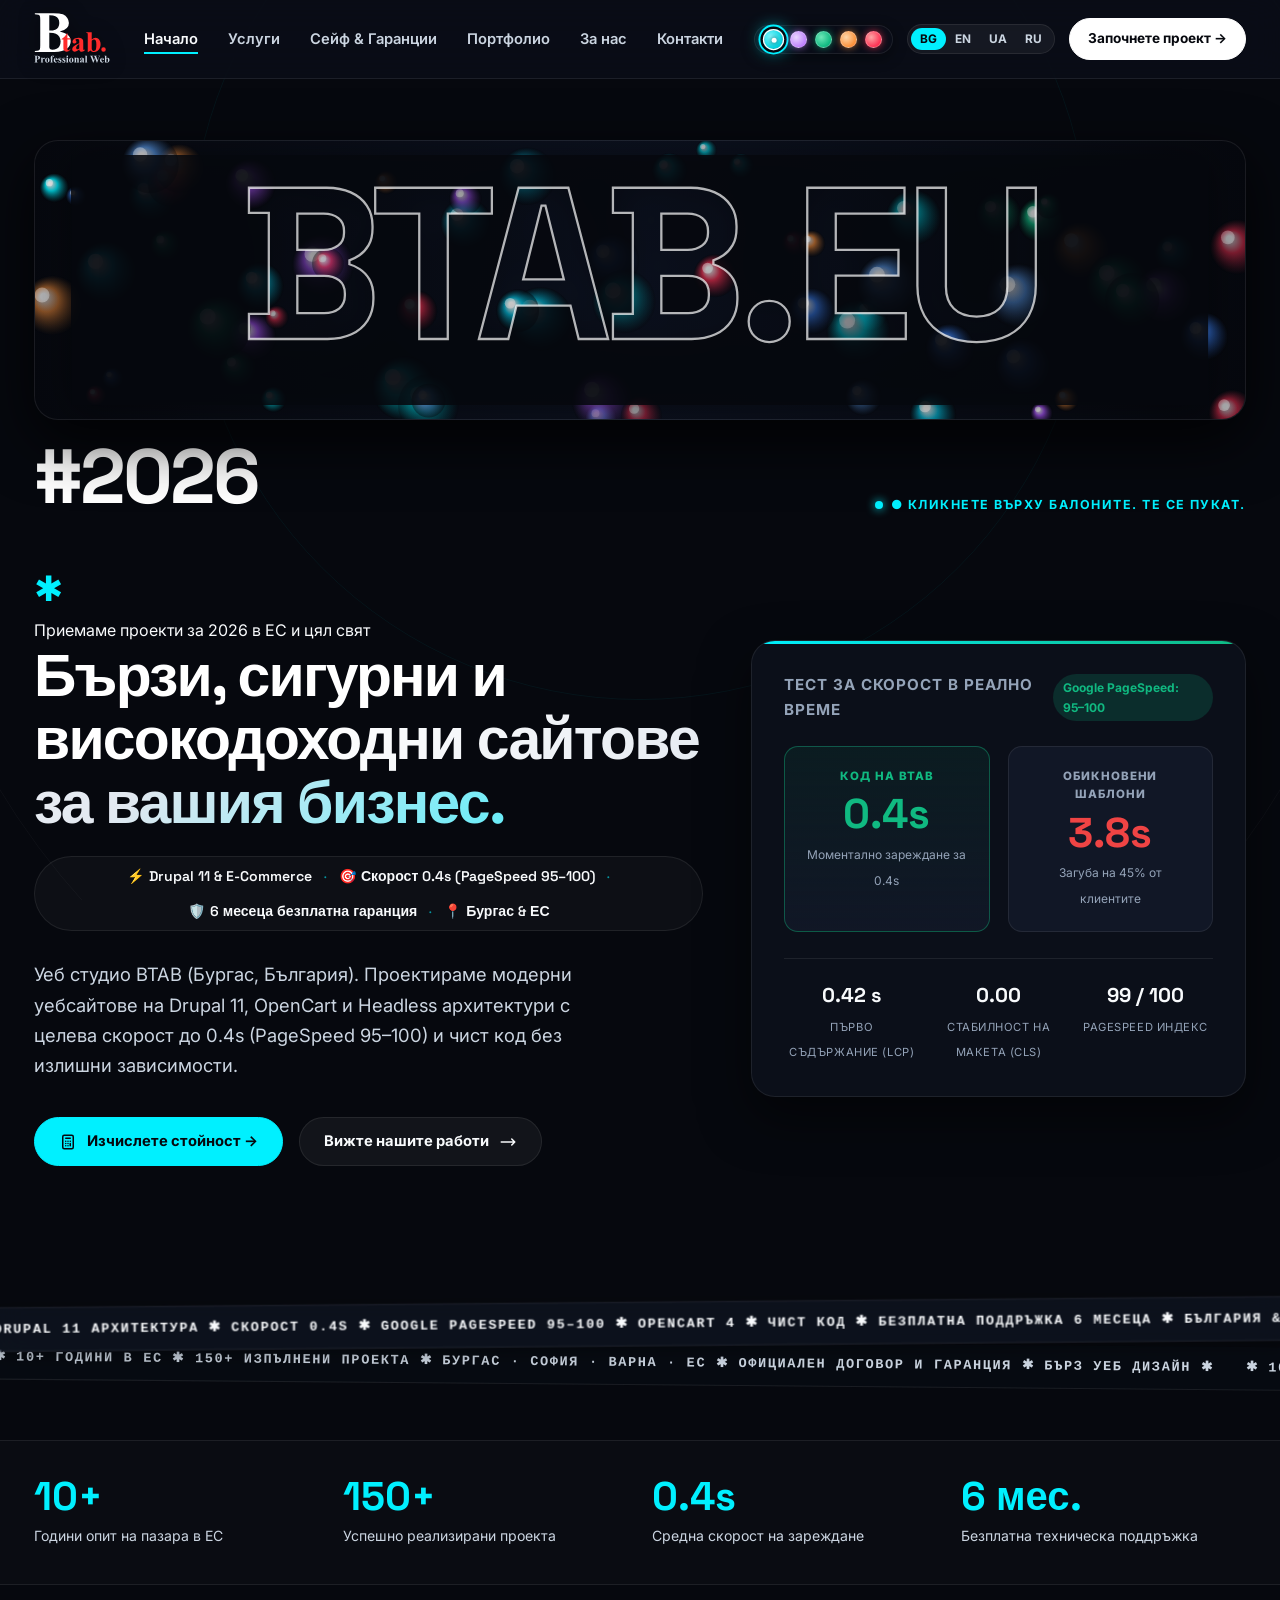
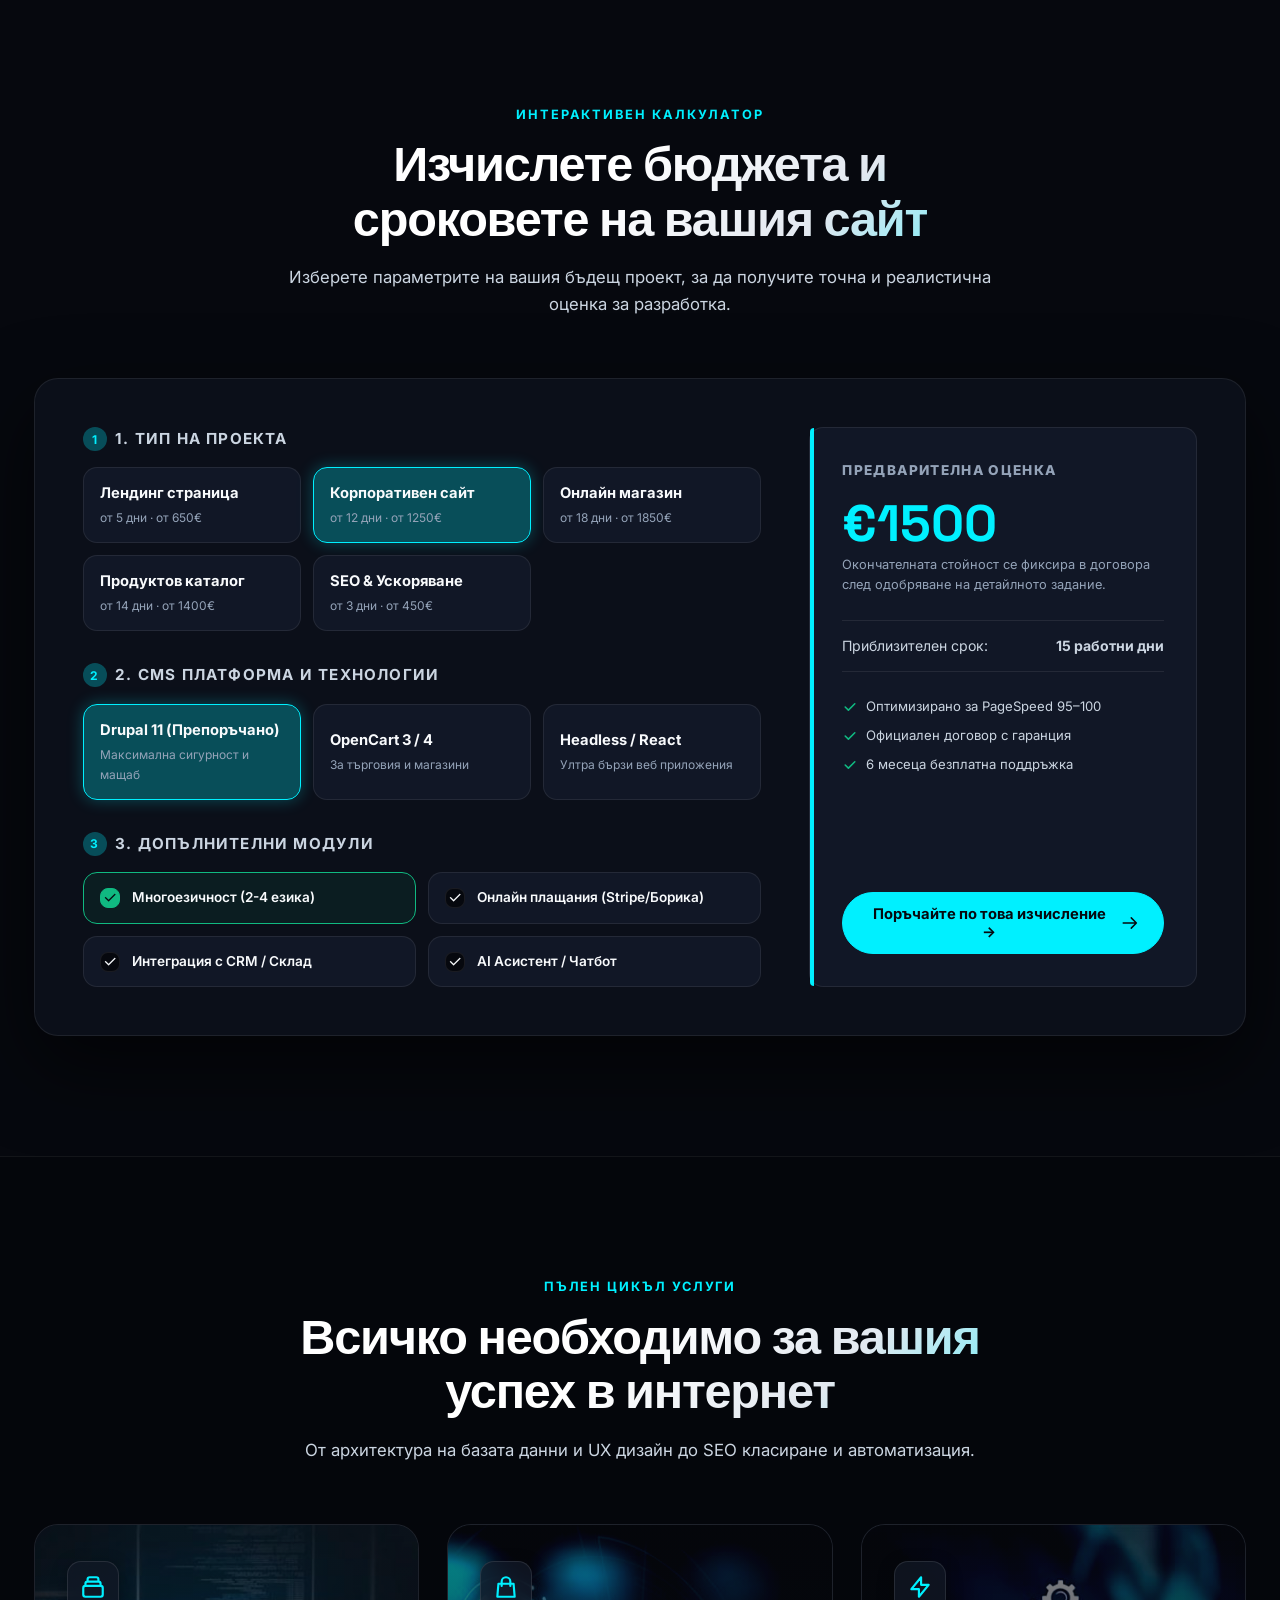
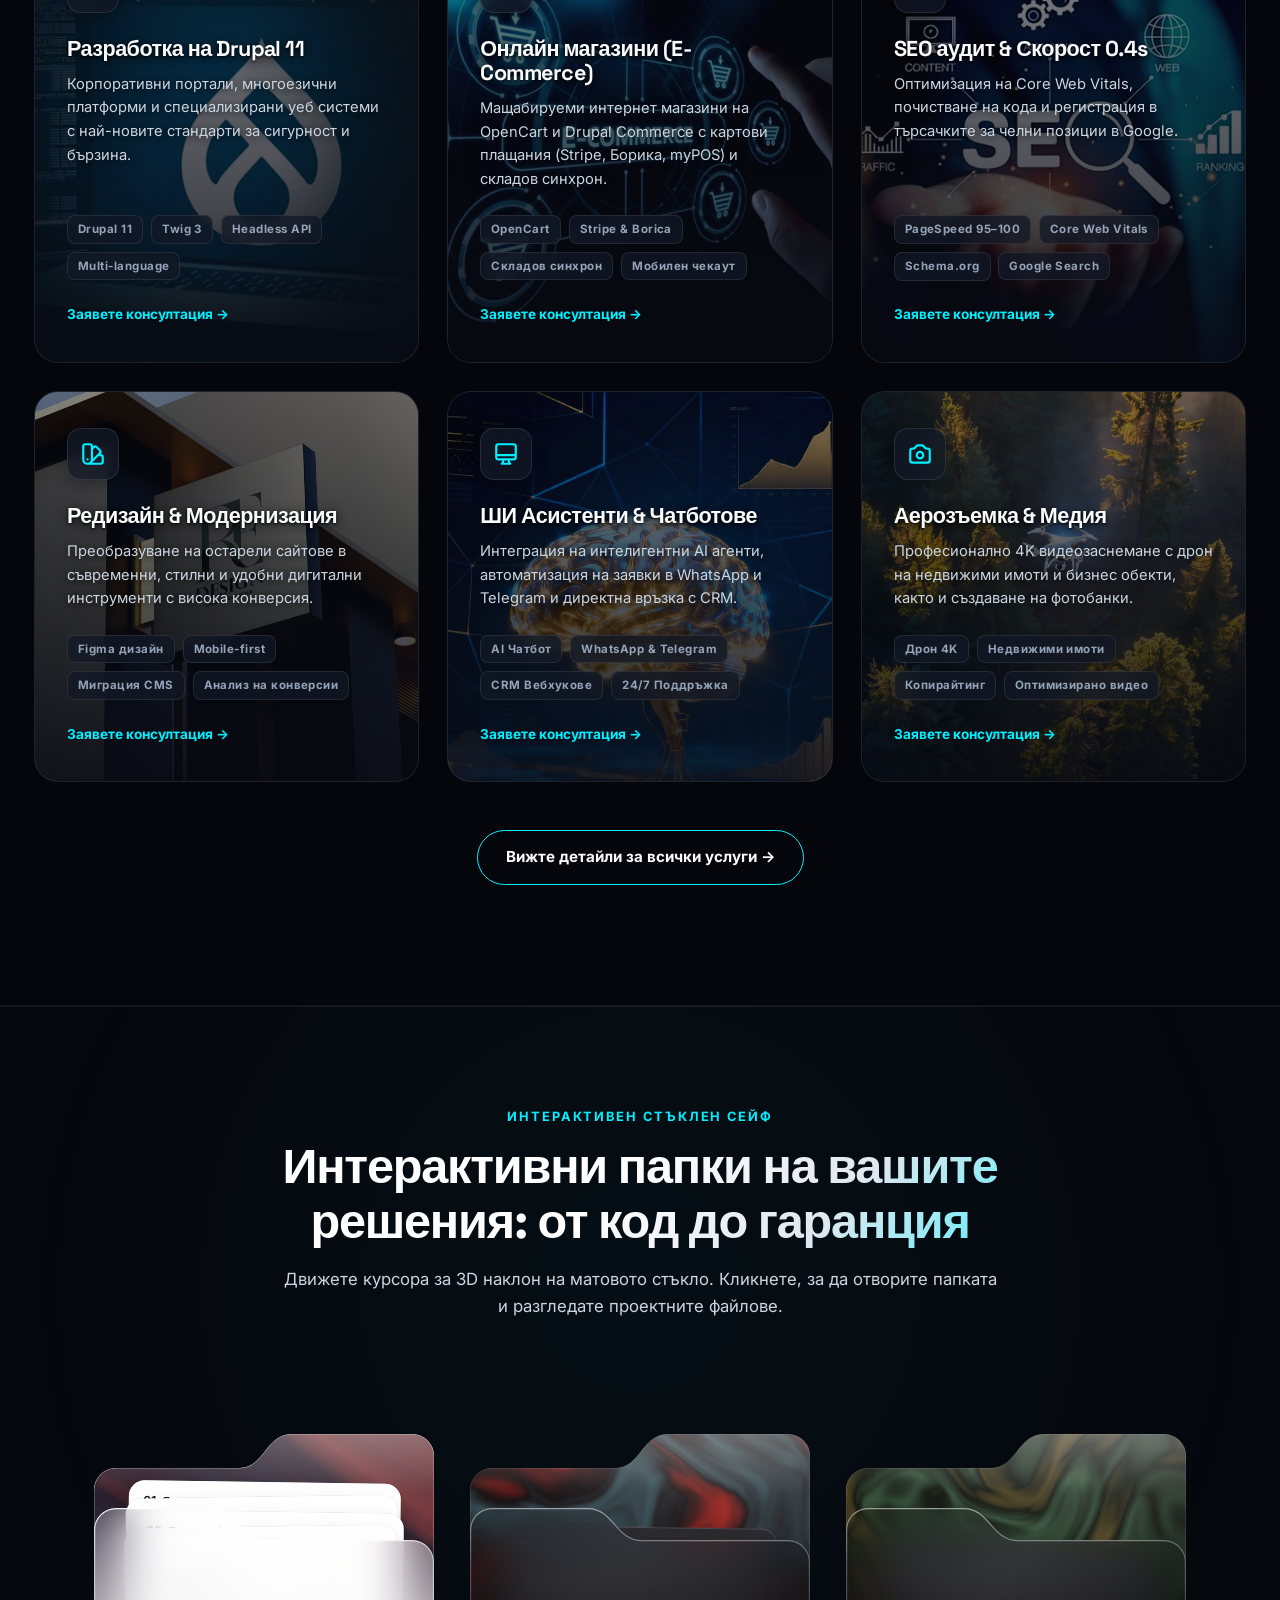
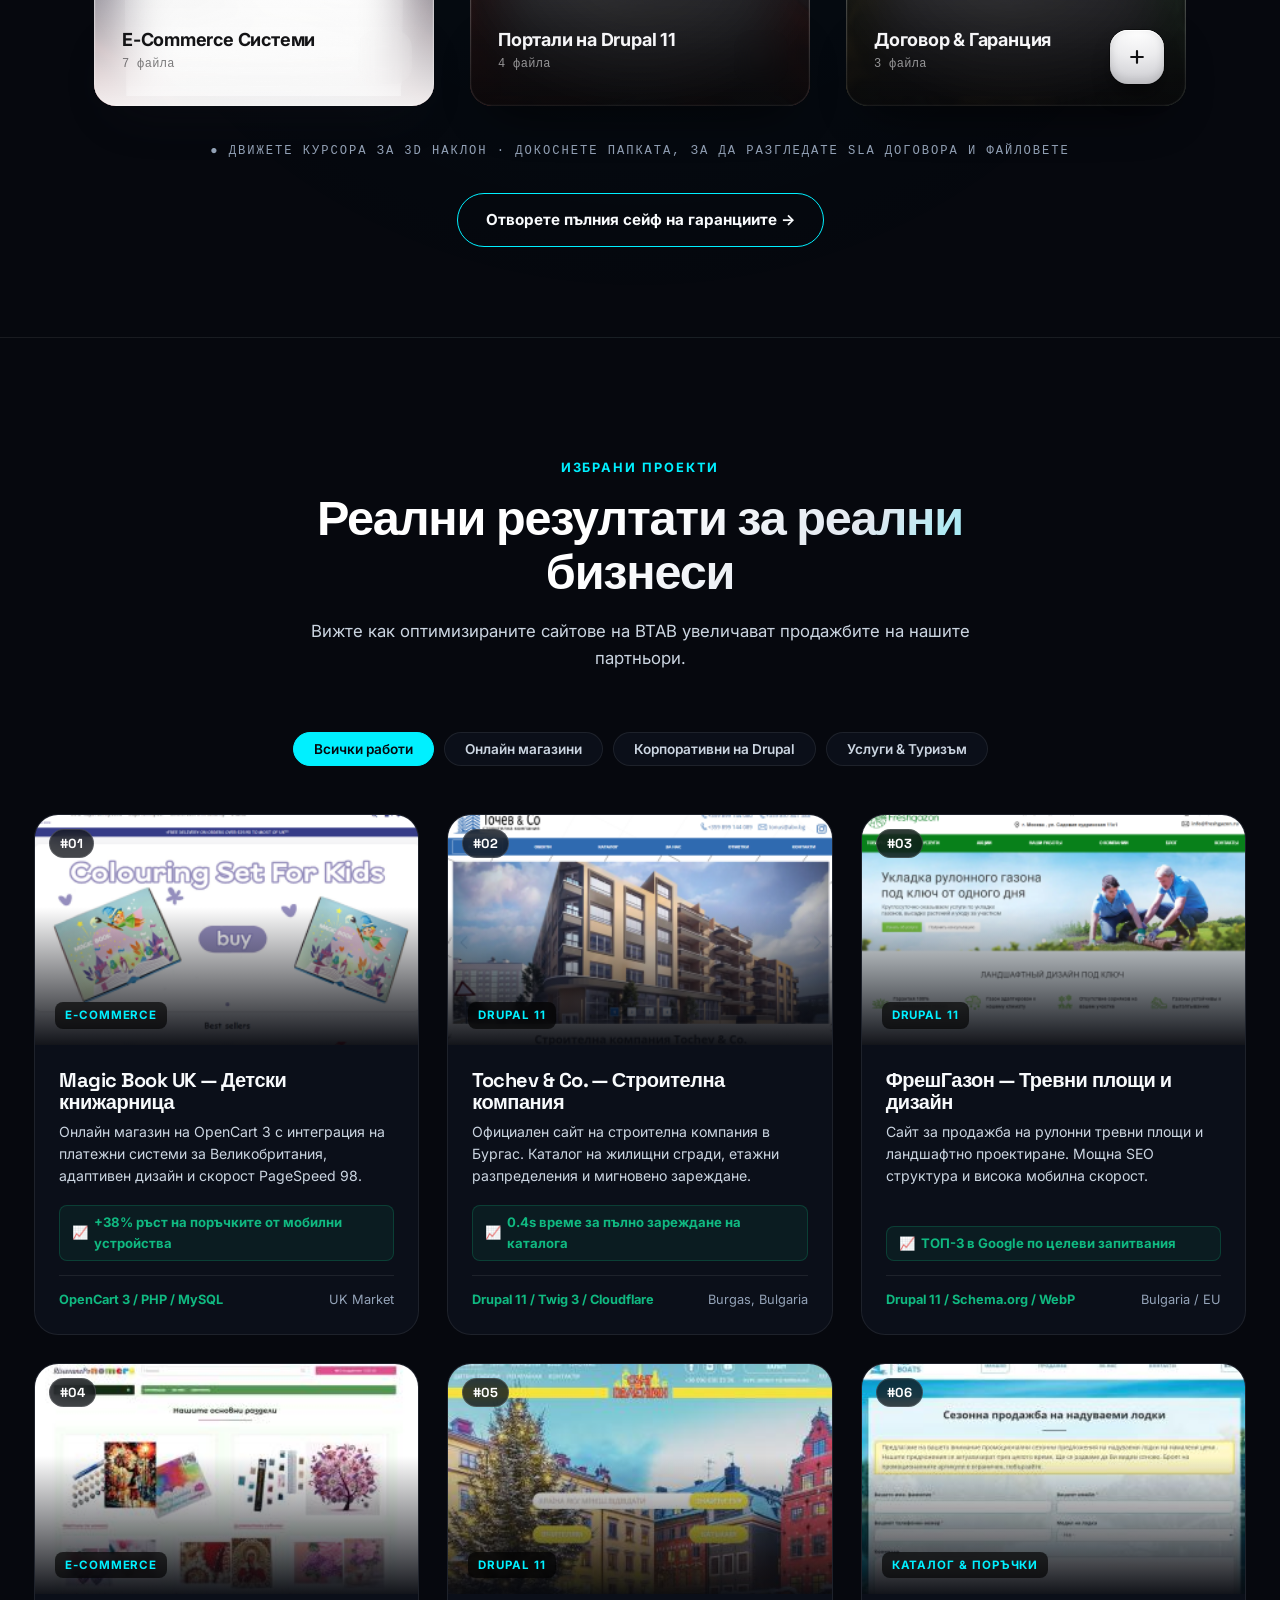
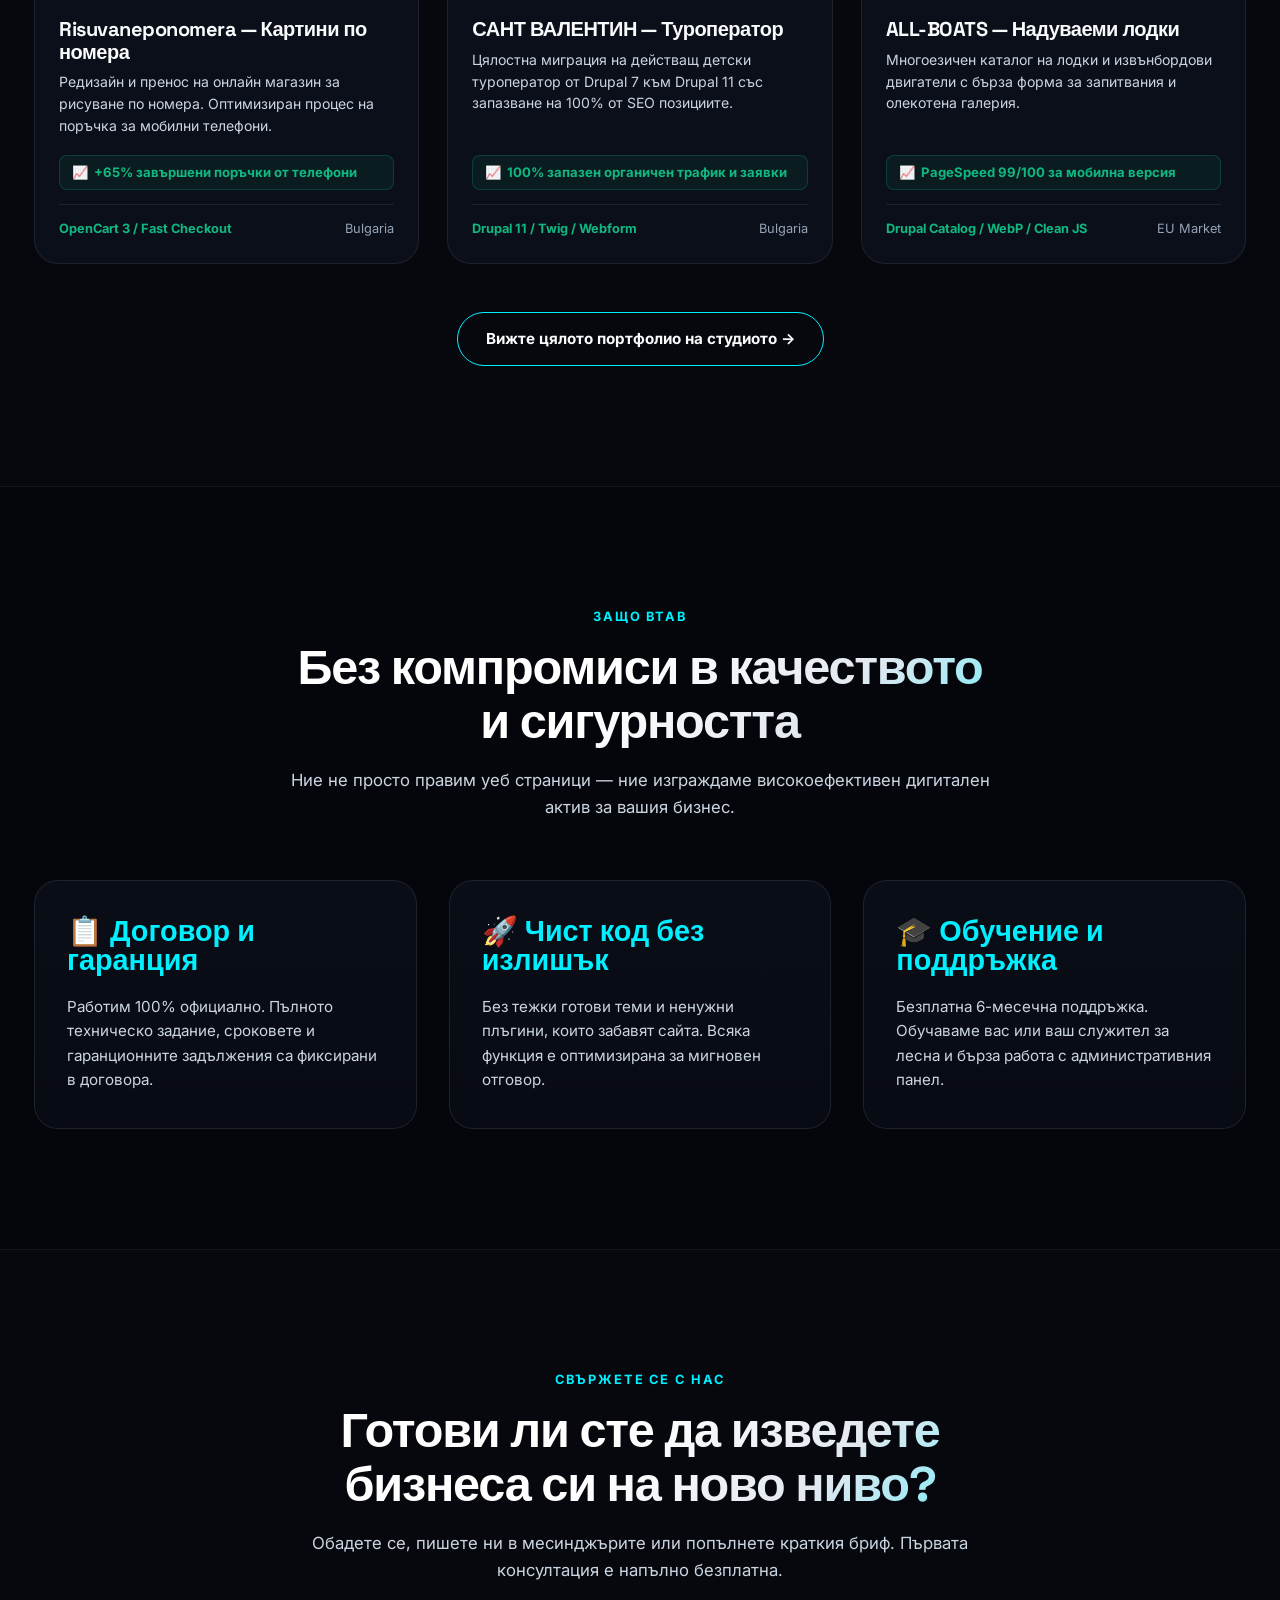
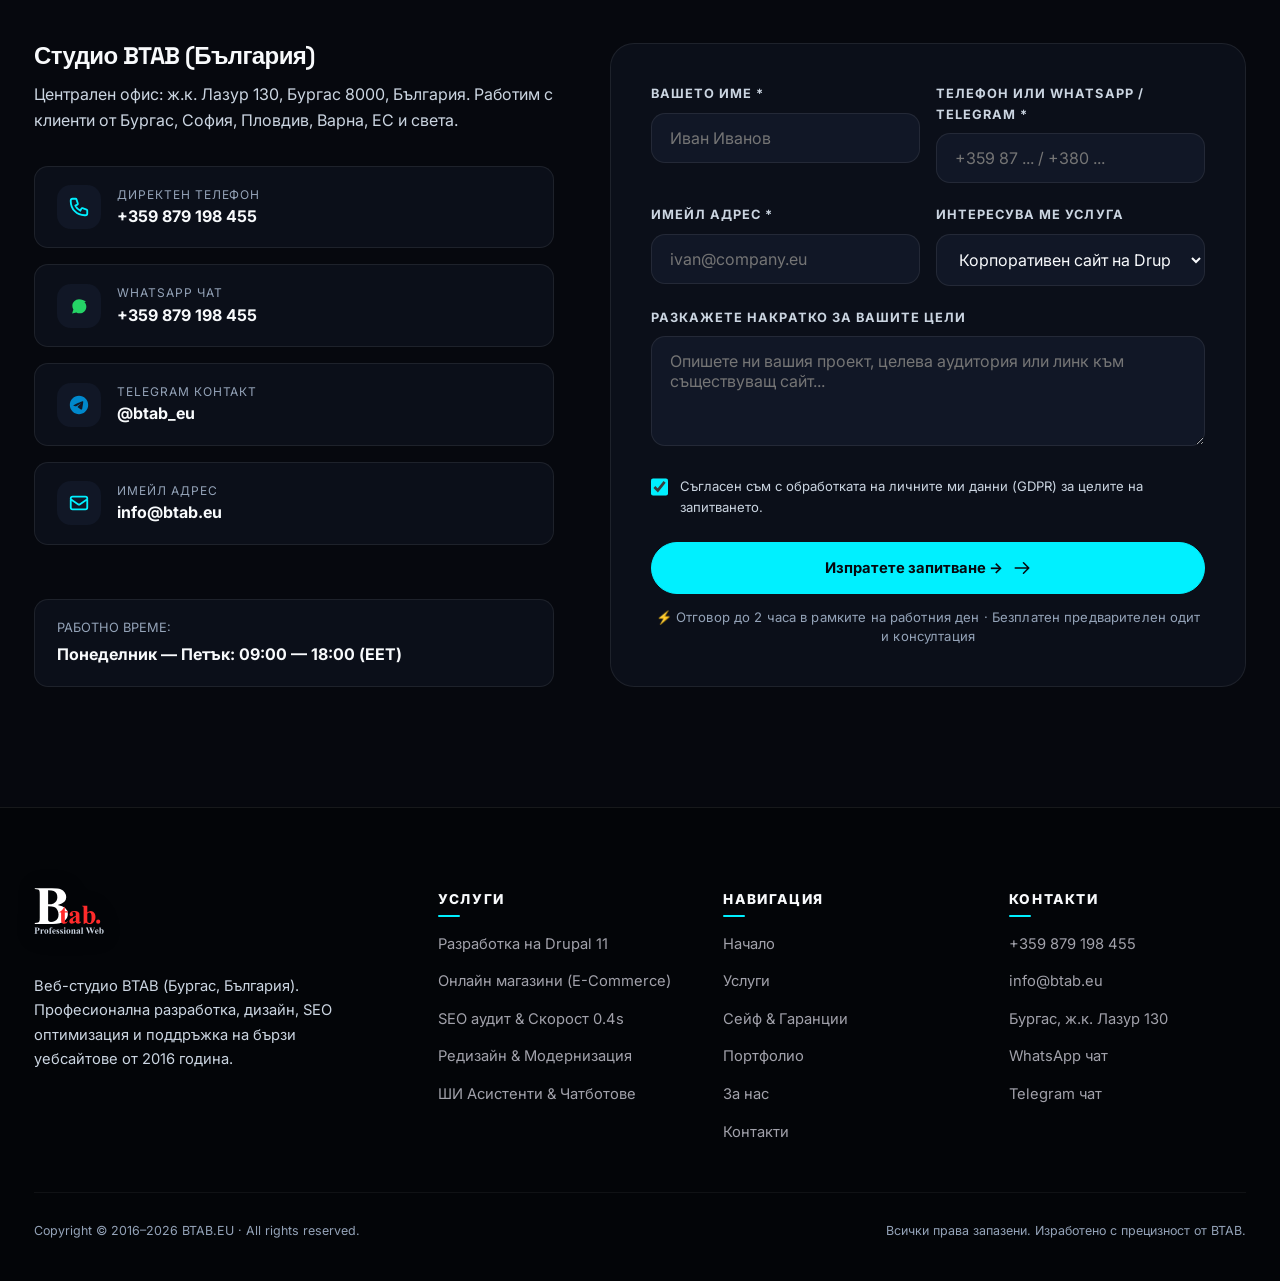
<file: index.html>
<!DOCTYPE html>
<html lang="bg">
<head>
  <meta charset="UTF-8">
  <meta name="viewport" content="width=device-width, initial-scale=1.0">
  <title>BTAB Web Studio | Бързи и оптимизирани уебсайтове на Drupal 11 & OpenCart</title>
  <meta name="description" content="Уеб студио BTAB (Бургас, България). Професионална изработка на бързи, оптимизирани сайтове и онлайн магазини на Drupal 11 и OpenCart. Целева скорост PageSpeed 95–100 и 6 месеца безплатна поддръжка.">
  <meta name="keywords" content="изработка на сайт, уеб дизайн, друпал 11, drupal 11 българия, бургас уеб студио, софия уеб разработка, btab, opencart, бърз сайт, seo оптимизация">
  <link rel="canonical" href="https://btab.eu/">
  
  <!-- Open Graph -->
  <meta property="og:title" content="BTAB Web Studio — Бързи сайтове по достъпни цени">
  <meta property="og:description" content="Професионално създаване и оптимизация на уебсайтове в България и ЕС. Drupal 11, OpenCart, чист код и максимална скорост.">
  <meta property="og:image" content="assets/images/logo.svg">
  <meta property="og:url" content="https://btab.eu/">
  <meta property="og:type" content="website">

  <!-- Favicon -->
  <link rel="icon" type="image/svg+xml" href="assets/images/logo.svg">

  <!-- Google Fonts: Space Grotesk + Inter -->
  <link rel="preconnect" href="https://fonts.googleapis.com">
  <link rel="preconnect" href="https://fonts.gstatic.com" crossorigin>
  <link href="https://fonts.googleapis.com/css2?family=Inter:wght@400;500;600;700&family=Space+Grotesk:wght@500;600;700;800;900&display=swap" rel="stylesheet">

  <link rel="stylesheet" href="css/main.css">
</head>
<body data-palette="cyan">

  <!-- ================= ORBITAL BACKGROUND POSTER LINES ================= -->
  <div class="orbital-canvas-bg" aria-hidden="true">
    <div class="orbital-circle orbital-circle-1"></div>
    <div class="orbital-circle orbital-circle-2"></div>
    <div class="orbital-circle orbital-circle-3"></div>
  </div>

  <!-- ================= NAVBAR ================= -->
  <header class="navbar" id="top-navbar">
    <div class="container navbar-inner">
      <a href="#top" class="brand-link" title="BTAB Web Studio">
        <img src="assets/images/logo.svg" alt="BTAB Web Studio" class="brand-logo-img">
      </a>

      <!-- Desktop Navigation Menu -->
      <nav>
        <ul class="nav-menu" id="nav-menu">
          <li><a href="index.html" class="nav-link active" data-i18n="navHome">Начало</a></li>
          <li><a href="services.html" class="nav-link" data-i18n="navServices">Услуги</a></li>
          <li><a href="vault.html" class="nav-link" data-i18n="navVault">Сейф & Гаранции</a></li>
          <li><a href="portfolio.html" class="nav-link" data-i18n="navPortfolio">Портфолио</a></li>
          <li><a href="about.html" class="nav-link" data-i18n="navAbout">За нас</a></li>
          <li><a href="contacts.html" class="nav-link" data-i18n="navContacts">Контакти</a></li>
        </ul>
      </nav>

      <!-- Action Items & Language Switcher & Palette Switcher -->
      <div class="nav-actions">
        <!-- 5 Color Theme Palette Dots -->
        <div class="palette-dots-wrap" title="Theme Palette">
          <button type="button" class="palette-dot-btn cyan" data-palette="cyan" title="Cyan (Electric Blue)" aria-label="Cyan theme"></button>
          <button type="button" class="palette-dot-btn violet" data-palette="violet" title="Violet (Cyber Purple)" aria-label="Violet theme"></button>
          <button type="button" class="palette-dot-btn emerald" data-palette="emerald" title="Emerald (Matrix Green)" aria-label="Emerald theme"></button>
          <button type="button" class="palette-dot-btn sunset" data-palette="sunset" title="Sunset (Warm Orange)" aria-label="Sunset theme"></button>
          <button type="button" class="palette-dot-btn red" data-palette="red" title="Red (Neon Ruby)" aria-label="Red theme"></button>
        </div>

        <!-- Language Switcher -->
        <div class="lang-switcher" aria-label="Language selection">
          <button type="button" class="lang-btn active" data-lang="BG">BG</button>
          <button type="button" class="lang-btn" data-lang="EN">EN</button>
          <button type="button" class="lang-btn" data-lang="UA">UA</button>
          <button type="button" class="lang-btn" data-lang="RU">RU</button>
        </div>

        <a href="contacts.html" class="btn btn-primary" style="padding: 9px 18px; font-size: 0.85rem;" data-i18n="navDiscuss">
          Започнете проект →
        </a>

        <button type="button" class="mobile-toggle" id="mobile-toggle" aria-label="Toggle navigation">
          <svg width="22" height="22" fill="none" stroke="currentColor" stroke-width="2" viewBox="0 0 24 24">
            <path stroke-linecap="round" stroke-linejoin="round" d="M4 6h16M4 12h16M4 18h16"/>
          </svg>
        </button>
      </div>
    </div>
  </header>

  <!-- ================= HERO SECTION (BUBBLE POSTER DESIGN) ================= -->
  <section class="hero-section" id="top">
    <div class="hero-glow-bg"></div>
    <div class="container">

      <!-- Interactive Pop-able Bubble Canvas Wordmark -->
      <div class="bubble-poster-hero">
        <div class="bubble-wordmark-wrapper">
          <canvas id="bubble-canvas"></canvas>
          <div class="wordmark-mask-overlay">
            <svg class="wordmark-svg-text" viewBox="0 0 1000 220" preserveAspectRatio="xMidYMid meet">
              <defs>
                <mask id="btab-mask">
                  <rect width="1000" height="220" fill="white" />
                  <text x="500" y="162" text-anchor="middle" font-family="'Space Grotesk', sans-serif" font-size="190" font-weight="900" letter-spacing="-0.04em" fill="black">BTAB.EU</text>
                </mask>
                <radialGradient id="cursor-stroke-glow" cx="50%" cy="50%" r="28%" fx="50%" fy="50%">
                  <stop offset="0%" stop-color="#ffffff" stop-opacity="1" />
                  <stop offset="25%" stop-color="#00f0ff" stop-opacity="1" />
                  <stop offset="55%" stop-color="#38bdf8" stop-opacity="0.95" />
                  <stop offset="80%" stop-color="#a855f7" stop-opacity="0.65" />
                  <stop offset="100%" stop-color="#00f0ff" stop-opacity="0" />
                </radialGradient>
              </defs>
              <rect width="1000" height="220" fill="#06080e" fill-opacity="0.88" mask="url(#btab-mask)" />
              <text x="500" y="162" text-anchor="middle" font-family="'Space Grotesk', sans-serif" font-size="190" font-weight="900" letter-spacing="-0.04em" fill="none" stroke="rgba(255,255,255,0.70)" stroke-width="2">BTAB.EU</text>
              <text id="btab-glow-text" x="500" y="162" text-anchor="middle" font-family="'Space Grotesk', sans-serif" font-size="190" font-weight="900" letter-spacing="-0.04em" fill="none" stroke="url(#cursor-stroke-glow)" stroke-width="3.5" opacity="0">BTAB.EU</text>
            </svg>
          </div>
        </div>

        <div class="bubble-hero-meta">
          <div class="bubble-issue-badge" data-i18n="heroIssueTag">#2026</div>
          <div class="bubble-caption-hint">
            <span class="bubble-caption-dot"></span>
            <span data-i18n="heroBubbleHint">● КЛИКНЕТЕ ВЪРХУ БАЛОНИТЕ. ТЕ СЕ ПУКАТ.</span>
          </div>
        </div>
      </div>

      <!-- Hero Content Editorial Grid -->
      <div class="hero-content-grid">
        <div class="hero-left">
          <span class="hero-editorial-asterisk">✱</span>
          <div class="hero-badge-wrap">
            <span class="badge badge-pulse">
              <span class="pulse-dot"></span>
              <span data-i18n="heroBadge">Приемаме проекти за 2026 в ЕС и цял свят</span>
            </span>
          </div>

          <h1 class="hero-title">
            <span class="text-gradient" data-i18n="heroTitle">Бързи, сигурни и високодоходни сайтове за вашия бизнес.</span>
          </h1>

          <!-- 3-Second Fast Value Focus Strip -->
          <div class="hero-focus-strip">
            <span class="focus-pill">⚡ Drupal 11 &amp; E-Commerce</span>
            <span class="focus-sep">·</span>
            <span class="focus-pill" data-i18n="heroPill1">🎯 Скорост 0.4s (PageSpeed 95–100)</span>
            <span class="focus-sep">·</span>
            <span class="focus-pill" data-i18n="heroPill2">🛡️ 6 месеца безплатна гаранция</span>
            <span class="focus-sep">·</span>
            <span class="focus-pill" data-i18n="heroPill3">📍 Бургас &amp; ЕС</span>
          </div>

          <p class="hero-desc" data-i18n="heroDesc">
            Уеб студио BTAB (Бургас, България). Проектираме модерни уебсайтове на Drupal 11, OpenCart и Headless архитектури с целева скорост до 0.4s (PageSpeed 95–100) и чист код без излишни зависимости.
          </p>

          <div class="hero-actions">
            <a href="#calculator" class="btn btn-cyan">
              <svg width="18" height="18" fill="none" stroke="currentColor" stroke-width="2" viewBox="0 0 24 24">
                <path stroke-linecap="round" stroke-linejoin="round" d="M9 7h6m0 10v-3m-3 3h.01M9 17h.01M9 14h.01M12 14h.01M15 11h.01M12 11h.01M9 11h.01M7 21h10a2 2 0 002-2V5a2 2 0 00-2-2H7a2 2 0 00-2 2v14a2 2 0 002 2z"/>
              </svg>
              <span data-i18n="heroBtnCalc">Изчислете стойност →</span>
            </a>

            <a href="#portfolio" class="btn btn-secondary">
              <span data-i18n="heroBtnPortfolio">Вижте нашите работи</span>
              <svg width="18" height="18" fill="none" stroke="currentColor" stroke-width="2" viewBox="0 0 24 24">
                <path stroke-linecap="round" stroke-linejoin="round" d="M17 8l4 4m0 0l-4 4m4-4H3"/>
              </svg>
            </a>
          </div>
        </div>

        <!-- Live Speed Benchmark Widget -->
        <div class="hero-right">
          <div class="hero-benchmark-card">
            <div class="benchmark-header">
              <span class="benchmark-title" data-i18n="benchTitle">Тест за скорост в реално време</span>
              <span class="benchmark-badge" data-i18n="benchLive">Google PageSpeed: 95–100</span>
            </div>

            <div class="speed-comparison-grid">
              <div class="speed-box winner">
                <span class="speed-box-tag" data-i18n="benchBtabTag">Код на BTAB</span>
                <div class="speed-box-val">0.4s</div>
                <span class="speed-box-sub" data-i18n="benchBtabSub">Моментално зареждане за 0.4s</span>
              </div>

              <div class="speed-box loser">
                <span class="speed-box-tag" data-i18n="benchOtherTag">Обикновени шаблони</span>
                <div class="speed-box-val">3.8s</div>
                <span class="speed-box-sub" data-i18n="benchOtherSub">Загуба на 45% от клиентите</span>
              </div>
            </div>

            <div class="metrics-row">
              <div class="metric-item">
                <strong class="text-emerald">0.42 s</strong>
                <span data-i18n="benchLcp">Първо съдържание (LCP)</span>
              </div>
              <div class="metric-item">
                <strong class="text-emerald">0.00</strong>
                <span data-i18n="benchCls">Стабилност на макета (CLS)</span>
              </div>
              <div class="metric-item">
                <strong class="text-cyan">99 / 100</strong>
                <span data-i18n="benchScore">PageSpeed Индекс</span>
              </div>
            </div>
          </div>
        </div>
      </div>

    </div>
  </section>

  <!-- ================= CROSSING MARQUEE RIBBONS ================= -->
  <section class="marquee-ribbons-section">
    <div class="marquee-ribbon marquee-ribbon-1">
      <div class="marquee-track" id="marquee-track-1">
        <span>DRUPAL 11 АРХИТЕКТУРА ✱ СКОРОСТ ДО 0.4s ✱ GOOGLE PAGESPEED 95–100 ✱ OPENCART 4 ✱ ЧИСТ КОД ✱ БЕЗПЛАТНА ПОДДРЪЖКА 6 МЕСЕЦА ✱ БЪЛГАРИЯ & ЕС ✱</span>
        <span>DRUPAL 11 АРХИТЕКТУРА ✱ СКОРОСТ ДО 0.4s ✱ GOOGLE PAGESPEED 95–100 ✱ OPENCART 4 ✱ ЧИСТ КОД ✱ БЕЗПЛАТНА ПОДДРЪЖКА 6 МЕСЕЦА ✱ БЪЛГАРИЯ & ЕС ✱</span>
      </div>
    </div>
    <div class="marquee-ribbon marquee-ribbon-2">
      <div class="marquee-track" id="marquee-track-2">
        <span>✱ 10+ ГОДИНИ В ЕС ✱ 150+ ИЗПЪЛНЕНИ ПРОЕКТА ✱ БУРГАС · СОФИЯ · ВАРНА · ЕС ✱ ОФИЦИАЛЕН ДОГОВОР И ГАРАНЦИЯ ✱ БЪРЗ УЕБ ДИЗАЙН ✱</span>
        <span>✱ 10+ ГОДИНИ В ЕС ✱ 150+ ИЗПЪЛНЕНИ ПРОЕКТА ✱ БУРГАС · СОФИЯ · ВАРНА · ЕС ✱ ОФИЦИАЛЕН ДОГОВОР И ГАРАНЦИЯ ✱ БЪРЗ УЕБ ДИЗАЙН ✱</span>
      </div>
    </div>
  </section>

  <!-- ================= TRUST STATS BAR ================= -->
  <section class="trust-bar">
    <div class="container trust-stats-grid">
      <div class="trust-stat-box">
        <div class="trust-stat-num">10+</div>
        <div class="trust-stat-label" data-i18n="statYears">Години опит на пазара в ЕС</div>
      </div>
      <div class="trust-stat-box">
        <div class="trust-stat-num">150+</div>
        <div class="trust-stat-label" data-i18n="statProjects">Успешно реализирани проекта</div>
      </div>
      <div class="trust-stat-box">
        <div class="trust-stat-num">0.4s</div>
        <div class="trust-stat-label" data-i18n="statSpeed">Средна скорост на зареждане</div>
      </div>
      <div class="trust-stat-box">
        <div class="trust-stat-num" data-i18n="trustStatSupportVal">6 мес.</div>
        <div class="trust-stat-label" data-i18n="statSupport">Безплатна техническа поддръжка</div>
      </div>
    </div>
  </section>

  <!-- ================= INTERACTIVE CALCULATOR ================= -->
  <section class="section" id="calculator">
    <div class="container">
      <div class="section-header">
        <span class="section-eyebrow" data-i18n="calcEyebrow">Интерактивен калкулатор</span>
        <h2 class="section-title text-gradient" data-i18n="calcTitle">Изчислете бюджета и сроковете на вашия сайт</h2>
        <p class="section-desc" data-i18n="calcDesc">Изберете параметрите на вашия бъдещ проект, за да получите точна и реалистична оценка за разработка.</p>
      </div>

      <div class="calculator-card">
        <div class="calculator-layout">
          <!-- Options Controls -->
          <div class="calc-controls">
            <!-- Step 1: Type -->
            <div class="calc-step">
              <div class="calc-step-title">
                <span class="calc-step-num">1</span>
                <span data-i18n="calcStep1">1. Тип на проекта</span>
              </div>
              <div class="calc-options-grid">
                <button type="button" class="calc-btn-option calc-type-btn" data-type="landing">
                  <span class="calc-btn-name" data-i18n="calcLanding">Лендинг страница</span>
                  <span class="calc-btn-sub" data-i18n="calcLandingSub">от 5 дни · от 650€</span>
                </button>
                <button type="button" class="calc-btn-option calc-type-btn selected" data-type="corporate">
                  <span class="calc-btn-name" data-i18n="calcCorporate">Корпоративен сайт</span>
                  <span class="calc-btn-sub" data-i18n="calcCorporateSub">от 12 дни · от 1250€</span>
                </button>
                <button type="button" class="calc-btn-option calc-type-btn" data-type="shop">
                  <span class="calc-btn-name" data-i18n="calcShop">Онлайн магазин</span>
                  <span class="calc-btn-sub" data-i18n="calcShopSub">от 18 дни · от 1850€</span>
                </button>
                <button type="button" class="calc-btn-option calc-type-btn" data-type="catalog">
                  <span class="calc-btn-name" data-i18n="calcCatalog">Продуктов каталог</span>
                  <span class="calc-btn-sub" data-i18n="calcCatalogSub">от 14 дни · от 1400€</span>
                </button>
                <button type="button" class="calc-btn-option calc-type-btn" data-type="audit">
                  <span class="calc-btn-name" data-i18n="calcAudit">SEO & Ускоряване</span>
                  <span class="calc-btn-sub" data-i18n="calcAuditSub">от 3 дни · от 450€</span>
                </button>
              </div>
            </div>

            <!-- Step 2: CMS Stack -->
            <div class="calc-step">
              <div class="calc-step-title">
                <span class="calc-step-num">2</span>
                <span data-i18n="calcStep2">2. CMS платформа и технологии</span>
              </div>
              <div class="calc-options-grid">
                <button type="button" class="calc-btn-option calc-cms-btn selected" data-cms="drupal">
                  <span class="calc-btn-name" data-i18n="calcDrupalName">Drupal 11 (Препоръчано)</span>
                  <span class="calc-btn-sub" data-i18n="calcDrupalSub">Максимална сигурност и мащаб</span>
                </button>
                <button type="button" class="calc-btn-option calc-cms-btn" data-cms="opencart">
                  <span class="calc-btn-name" data-i18n="calcOpencartName">OpenCart 3 / 4</span>
                  <span class="calc-btn-sub" data-i18n="calcOpencartSub">За търговия и магазини</span>
                </button>
                <button type="button" class="calc-btn-option calc-cms-btn" data-cms="headless">
                  <span class="calc-btn-name" data-i18n="calcHeadlessName">Headless / React</span>
                  <span class="calc-btn-sub" data-i18n="calcHeadlessSub">Ултра бързи веб приложения</span>
                </button>
              </div>
            </div>

            <!-- Step 3: Add-on Modules -->
            <div class="calc-step" style="margin-bottom: 0;">
              <div class="calc-step-title">
                <span class="calc-step-num">3</span>
                <span data-i18n="calcStep3">3. Допълнителни модули</span>
              </div>
              <div class="calc-checkbox-grid">
                <div class="calc-check-item checked" data-addon="multi">
                  <div class="calc-check-box">✓</div>
                  <span class="calc-check-text" data-i18n="calcOptMulti">Многоезичност (2-4 езика)</span>
                </div>
                <div class="calc-check-item" data-addon="payment">
                  <div class="calc-check-box">✓</div>
                  <span class="calc-check-text" data-i18n="calcOptPayment">Онлайн плащания (Stripe/Борика)</span>
                </div>
                <div class="calc-check-item" data-addon="crm">
                  <div class="calc-check-box">✓</div>
                  <span class="calc-check-text" data-i18n="calcOptCrm">Интеграция с CRM / Склад</span>
                </div>
                <div class="calc-check-item" data-addon="ai">
                  <div class="calc-check-box">✓</div>
                  <span class="calc-check-text" data-i18n="calcOptAi">AI Асистент / Чатбот</span>
                </div>
              </div>
            </div>
          </div>

          <!-- Summary Result Panel -->
          <div class="calc-summary-panel">
            <div>
              <div class="calc-summary-title" data-i18n="calcEstimateTitle">Предварителна оценка</div>
              <div class="calc-price-wrap">
                <div class="calc-price-val" id="calc-total-price">€1500</div>
                <div class="calc-price-sub" data-i18n="calcDisclaimer">Окончателната стойност се фиксира в договора след одобряване на детайлното задание.</div>
              </div>

              <div class="calc-timeline-row">
                <span data-i18n="calcTimeLabel">Приблизителен срок:</span>
                <strong><span id="calc-total-days">15</span> <span data-i18n="calcTimeDays">работни дни</span></strong>
              </div>

              <ul class="calc-features-list">
                <li>
                  <svg width="16" height="16" fill="currentColor" viewBox="0 0 20 20"><path fill-rule="evenodd" d="M16.707 5.293a1 1 0 010 1.414l-8 8a1 1 0 01-1.414 0l-4-4a1 1 0 011.414-1.414L8 12.586l7.293-7.293a1 1 0 011.414 0z" clip-rule="evenodd"/></svg>
                  <span data-i18n="calcBenefit1">Гарантирана скорост PageSpeed 95+</span>
                </li>
                <li>
                  <svg width="16" height="16" fill="currentColor" viewBox="0 0 20 20"><path fill-rule="evenodd" d="M16.707 5.293a1 1 0 010 1.414l-8 8a1 1 0 01-1.414 0l-4-4a1 1 0 011.414-1.414L8 12.586l7.293-7.293a1 1 0 011.414 0z" clip-rule="evenodd"/></svg>
                  <span data-i18n="calcBenefit2">Официален договор с гаранция</span>
                </li>
                <li>
                  <svg width="16" height="16" fill="currentColor" viewBox="0 0 20 20"><path fill-rule="evenodd" d="M16.707 5.293a1 1 0 010 1.414l-8 8a1 1 0 01-1.414 0l-4-4a1 1 0 011.414-1.414L8 12.586l7.293-7.293a1 1 0 011.414 0z" clip-rule="evenodd"/></svg>
                  <span data-i18n="calcBenefit3">6 месеца безплатна поддръжка</span>
                </li>
              </ul>
            </div>

            <button type="button" class="btn btn-cyan" id="calc-order-trigger" style="width: 100%;">
              <span data-i18n="calcOrderBtn">Поръчайте по това изчисление →</span>
              <svg width="18" height="18" fill="none" stroke="currentColor" stroke-width="2" viewBox="0 0 24 24"><path stroke-linecap="round" stroke-linejoin="round" d="M14 5l7 7m0 0l-7 7m7-7H3"/></svg>
            </button>
          </div>
        </div>
      </div>
    </div>
  </section>

  <!-- ================= SERVICES MATRIX ================= -->
  <section class="section section-darker" id="services">
    <div class="container">
      <div class="section-header">
        <span class="section-eyebrow" data-i18n="servicesEyebrow">Пълен цикъл услуги</span>
        <h2 class="section-title text-gradient" data-i18n="servicesTitle">Всичко необходимо за вашия успех в интернет</h2>
        <p class="section-desc" data-i18n="servicesDesc">От архитектура на базата данни и UX дизайн до SEO класиране и автоматизация.</p>
      </div>

      <div class="services-grid">
        <!-- Service 1: Drupal 11 -->
        <div class="service-card service-card--drupal">
          <div class="service-icon-wrap">
            <svg width="26" height="26" fill="none" stroke="currentColor" stroke-width="2" viewBox="0 0 24 24">
              <path stroke-linecap="round" stroke-linejoin="round" d="M19 11H5m14 0a2 2 0 012 2v6a2 2 0 01-2 2H5a2 2 0 01-2-2v-6a2 2 0 012-2m14 0V9a2 2 0 00-2-2M5 11V9a2 2 0 012-2m0 0V5a2 2 0 012-2h6a2 2 0 012 2v2M7 7h10"/>
            </svg>
          </div>
          <h3 class="service-title" data-i18n="service1Title">Разработка на Drupal 11</h3>
          <p class="service-desc" data-i18n="service1Desc">
            Корпоративни портали, многоезични платформи и специализирани уеб системи с най-новите стандарти за сигурност и бързина.
          </p>
          <ul class="service-tags">
            <li>Drupal 11</li>
            <li>Twig 3</li>
            <li>Headless API</li>
            <li>Multi-language</li>
          </ul>
          <a href="#contact" class="service-btn" onclick="document.getElementById('contact-service').value='Корпоративен сайт на Drupal 11';">
            <span data-i18n="serviceBtnConsult">Заявете консултация →</span>
          </a>
        </div>

        <!-- Service 2: E-Commerce -->
        <div class="service-card service-card--ecommerce">
          <div class="service-icon-wrap">
            <svg width="26" height="26" fill="none" stroke="currentColor" stroke-width="2" viewBox="0 0 24 24">
              <path stroke-linecap="round" stroke-linejoin="round" d="M16 11V7a4 4 0 00-8 0v4M5 9h14l1 12H4L5 9z"/>
            </svg>
          </div>
          <h3 class="service-title" data-i18n="service2Title">Онлайн магазини (E-Commerce)</h3>
          <p class="service-desc" data-i18n="service2Desc">
            Мащабируеми интернет магазини на OpenCart и Drupal Commerce с картови плащания (Stripe, Борика, myPOS) и складов синхрон.
          </p>
          <ul class="service-tags">
            <li>OpenCart</li>
            <li>Stripe & Borica</li>
            <li>Складов синхрон</li>
            <li>Мобилен чекаут</li>
          </ul>
          <a href="#contact" class="service-btn" onclick="document.getElementById('contact-service').value='Онлайн магазин (OpenCart / Headless)';">
            <span data-i18n="serviceBtnConsult">Заявете консултация →</span>
          </a>
        </div>

        <!-- Service 3: Speed & SEO -->
        <div class="service-card service-card--seo">
          <div class="service-icon-wrap">
            <svg width="26" height="26" fill="none" stroke="currentColor" stroke-width="2" viewBox="0 0 24 24">
              <path stroke-linecap="round" stroke-linejoin="round" d="M13 10V3L4 14h7v7l9-11h-7z"/>
            </svg>
          </div>
          <h3 class="service-title" data-i18n="service3Title">SEO аудит & Скорост 0.4s</h3>
          <p class="service-desc" data-i18n="service3Desc">
            Оптимизация на Core Web Vitals, почистване на кода и регистрация в търсачките за челни позиции в Google.
          </p>
          <ul class="service-tags">
            <li>PageSpeed 95–100</li>
            <li>Core Web Vitals</li>
            <li>Schema.org</li>
            <li>Google Search</li>
          </ul>
          <a href="#contact" class="service-btn" onclick="document.getElementById('contact-service').value='SEO оптимизация и одит';">
            <span data-i18n="serviceBtnConsult">Заявете консултация →</span>
          </a>
        </div>

        <!-- Service 4: UI/UX & Redesign -->
        <div class="service-card service-card--redesign">
          <div class="service-icon-wrap">
            <svg width="26" height="26" fill="none" stroke="currentColor" stroke-width="2" viewBox="0 0 24 24">
              <path stroke-linecap="round" stroke-linejoin="round" d="M7 21a4 4 0 01-4-4V5a2 2 0 012-2h4a2 2 0 012 2v12a4 4 0 01-4 4zm0 0h12a2 2 0 002-2v-4a2 2 0 00-2-2h-2.343M11 7.343l1.657-1.657a2 2 0 012.828 0l2.829 2.829a2 2 0 010 2.828l-8.486 8.485M7 17h.01"/>
            </svg>
          </div>
          <h3 class="service-title" data-i18n="service4Title">Редизайн & Модернизация</h3>
          <p class="service-desc" data-i18n="service4Desc">
            Преобразуване на остарели сайтове в съвременни, стилни и удобни дигитални инструменти с висока конверсия.
          </p>
          <ul class="service-tags">
            <li>Figma дизайн</li>
            <li>Mobile-first</li>
            <li>Миграция CMS</li>
            <li>Анализ на конверсии</li>
          </ul>
          <a href="#contact" class="service-btn" onclick="document.getElementById('contact-service').value='Редизайн и ускоряване (PageSpeed 95–100)';">
            <span data-i18n="serviceBtnConsult">Заявете консултация →</span>
          </a>
        </div>

        <!-- Service 5: AI & Automation -->
        <div class="service-card service-card--ai">
          <div class="service-icon-wrap">
            <svg width="26" height="26" fill="none" stroke="currentColor" stroke-width="2" viewBox="0 0 24 24">
              <path stroke-linecap="round" stroke-linejoin="round" d="M9.75 17L9 20l-1 1h8l-1-1-.75-3M3 13h18M5 17h14a2 2 0 002-2V5a2 2 0 00-2-2H5a2 2 0 00-2 2v10a2 2 0 002 2z"/>
            </svg>
          </div>
          <h3 class="service-title" data-i18n="service5Title">ШИ Асистенти & Чатботове</h3>
          <p class="service-desc" data-i18n="service5Desc">
            Интеграция на интелигентни AI агенти, автоматизация на заявки в WhatsApp и Telegram и директна връзка с CRM.
          </p>
          <ul class="service-tags">
            <li>AI Чатбот</li>
            <li>WhatsApp & Telegram</li>
            <li>CRM Вебхукове</li>
            <li>24/7 Поддръжка</li>
          </ul>
          <a href="#contact" class="service-btn" onclick="document.getElementById('contact-service').value='ШИ Чатбот и автоматизация';">
            <span data-i18n="serviceBtnConsult">Заявете консултация →</span>
          </a>
        </div>

        <!-- Service 6: Aerial & Media -->
        <div class="service-card service-card--drone">
          <div class="service-icon-wrap">
            <svg width="26" height="26" fill="none" stroke="currentColor" stroke-width="2" viewBox="0 0 24 24">
              <path stroke-linecap="round" stroke-linejoin="round" d="M3 9a2 2 0 012-2h.93a2 2 0 001.664-.89l.812-1.22A2 2 0 0110.07 4h3.86a2 2 0 011.664.89l.812 1.22A2 2 0 0018.07 7H19a2 2 0 012 2v9a2 2 0 01-2 2H5a2 2 0 01-2-2V9z"/>
              <path stroke-linecap="round" stroke-linejoin="round" d="M15 13a3 3 0 11-6 0 3 3 0 016 0z"/>
            </svg>
          </div>
          <h3 class="service-title" data-i18n="service6Title">Аерозъемка & Медия</h3>
          <p class="service-desc" data-i18n="service6Desc">
            Професионално 4K видеозаснемане с дрон на недвижими имоти и бизнес обекти, както и създаване на фотобанки.
          </p>
          <ul class="service-tags">
            <li>Дрон 4K</li>
            <li>Недвижими имоти</li>
            <li>Копирайтинг</li>
            <li>Оптимизирано видео</li>
          </ul>
          <a href="#contact" class="service-btn" onclick="document.getElementById('contact-service').value='Лендинг страница (Landing Page)';">
            <span data-i18n="serviceBtnConsult">Заявете консултация →</span>
          </a>
        </div>
      </div>

      <div style="text-align: center; margin-top: 48px;">
        <a href="services.html" class="btn btn-outline" style="padding: 14px 28px; font-size: 0.95rem; border-color: var(--accent-primary); color: var(--text-main);" data-i18n="servicesAllBtn">
          Вижте детайли за всички услуги →
        </a>
      </div>
    </div>
  </section>

  <!-- ================= INTERACTIVE GLASS FOLDER CARDS VAULT ================= -->
  <section class="vault-section" id="vault">
    <div class="container">
      <div class="section-header">
        <span class="section-eyebrow" data-i18n="vaultEyebrow">Дигитален сейф на проекти</span>
        <h2 class="section-title text-gradient" data-i18n="vaultTitle">Интерактивни папки на вашите решения: от код до гаранция</h2>
        <p class="section-desc" data-i18n="vaultDesc">Задръжте курсора, за да наклоните матовото стъкло. Кликнете, за да отворите папката и изтеглите документите и проектите.</p>
      </div>

      <div class="vault-folders-grid" id="vault-folders-grid">
        <!-- Rendered reactively via app.js with procedural liquid noise and full 3D tilt -->
      </div>

      <p style="text-align: center; margin-top: 36px; font-family: ui-monospace, 'SF Mono', monospace; font-size: 0.76rem; letter-spacing: 0.16em; text-transform: uppercase; color: var(--text-dim);" data-i18n="vaultHint">
        Hover to lean · Click to open · + to add
      </p>

      <div style="text-align: center; margin-top: 32px;">
        <a href="vault.html" class="btn btn-outline" style="padding: 14px 28px; font-size: 0.95rem; border-color: var(--accent-primary); color: var(--text-main);" data-i18n="vaultAllBtn">
          Отворете пълния сейф на гаранциите →
        </a>
      </div>
    </div>
  </section>

  <!-- ================= PORTFOLIO SHOWCASE ================= -->
  <section class="section" id="portfolio">
    <div class="container">
      <div class="section-header">
        <span class="section-eyebrow" data-i18n="portfolioEyebrow">Избрани проекти</span>
        <h2 class="section-title text-gradient" data-i18n="portfolioTitle">Реални резултати за реални бизнеси</h2>
        <p class="section-desc" data-i18n="portfolioDesc">Вижте как оптимизираните сайтове на BTAB увеличават продажбите на нашите партньори.</p>
      </div>

      <!-- Category Filter Tabs -->
      <div class="portfolio-filters">
        <button type="button" class="filter-btn active" data-filter="all" data-i18n="filterAll">Всички работи</button>
        <button type="button" class="filter-btn" data-filter="shop" data-i18n="filterShop">Онлайн магазини</button>
        <button type="button" class="filter-btn" data-filter="drupal" data-i18n="filterDrupal">Корпоративни на Drupal</button>
        <button type="button" class="filter-btn" data-filter="services" data-i18n="filterServices">Услуги & Туризъм</button>
      </div>

      <!-- Dynamic Portfolio Grid (Top 6 Featured Cases on Homepage) -->
      <div class="portfolio-grid" id="portfolio-grid" data-limit="6">
        <!-- Rendered reactively via app.js with #01, #02... badges and full localization -->
      </div>

      <div style="text-align: center; margin-top: 48px;">
        <a href="portfolio.html" class="btn btn-outline" style="padding: 14px 28px; font-size: 0.95rem; border-color: var(--accent-primary); color: var(--text-main);" data-i18n="portfolioAllBtn">
          Вижте цялото портфолио на студиото →
        </a>
      </div>
    </div>
  </section>

  <!-- ================= WHY CHOOSE BTAB ================= -->
  <section class="section section-darker" id="why-us">
    <div class="container">
      <div class="section-header">
        <span class="section-eyebrow" data-i18n="whyEyebrow">Защо BTAB</span>
        <h2 class="section-title text-gradient" data-i18n="whyTitle">Без компромиси в качеството и сигурността</h2>
        <p class="section-desc" data-i18n="whyDesc">Ние не просто правим уеб страници — ние изграждаме високоефективен дигитален актив за вашия бизнес.</p>
      </div>

      <div class="trust-stats-grid" style="grid-template-columns: repeat(3, 1fr); gap: 32px;">
        <div class="service-card">
          <div class="trust-stat-num" style="font-size: 1.8rem;" data-i18n="why1Title">📋 Договор и гаранция</div>
          <p style="color: var(--text-muted); font-size: 0.95rem; margin-top: 12px; line-height: 1.6;" data-i18n="why1Desc">
            Работим 100% официално. Пълното техническо задание, сроковете и гаранционните задължения са фиксирани в договора.
          </p>
        </div>

        <div class="service-card">
          <div class="trust-stat-num" style="font-size: 1.8rem;" data-i18n="why2Title">🚀 Чист код без излишък</div>
          <p style="color: var(--text-muted); font-size: 0.95rem; margin-top: 12px; line-height: 1.6;" data-i18n="why2Desc">
            Без тежки готови теми и ненужни плъгини, които забавят сайта. Всяка функция е оптимизирана за мигновен отговор.
          </p>
        </div>

        <div class="service-card">
          <div class="trust-stat-num" style="font-size: 1.8rem;" data-i18n="why3Title">🎓 Обучение и поддръжка</div>
          <p style="color: var(--text-muted); font-size: 0.95rem; margin-top: 12px; line-height: 1.6;" data-i18n="why3Desc">
            Безплатна 6-месечна поддръжка. Обучаваме вас или ваш служител за лесна и бърза работа с административния панел.
          </p>
        </div>
      </div>
    </div>
  </section>

  <!-- ================= CONTACT & BRIEF SECTION ================= -->
  <section class="section" id="contact">
    <div class="container">
      <div class="section-header">
        <span class="section-eyebrow" data-i18n="contactEyebrow">Свържете се с нас</span>
        <h2 class="section-title text-gradient" data-i18n="contactTitle">Готови ли сте да изведете бизнеса си на ново ниво?</h2>
        <p class="section-desc" data-i18n="contactDesc">Обадете се, пишете ни в месинджърите или попълнете краткия бриф. Първата консултация е напълно безплатна.</p>
      </div>

      <div class="contact-layout">
        <!-- Direct Contact Cards -->
        <div class="contact-info-panel">
          <div>
            <h3 style="font-size: 1.5rem; margin-bottom: 12px;" data-i18n="contactStudioName">Студио BTAB (България)</h3>
            <p style="color: var(--text-muted); line-height: 1.6;" data-i18n="contactOfficeAddress">
              Централен офис: <strong>ж.к. Лазур 130, Бургас 8000, България</strong>.<br>
              Работим с клиенти от Бургас, София, Пловдив, Варна, ЕС и света.
            </p>

            <div class="contact-cards-list">
              <!-- Phone -->
              <a href="tel:+359879198455" class="contact-direct-card">
                <div class="contact-icon-box">
                  <svg width="22" height="22" fill="none" stroke="currentColor" stroke-width="2" viewBox="0 0 24 24"><path stroke-linecap="round" stroke-linejoin="round" d="M3 5a2 2 0 012-2h3.28a1 1 0 01.948.684l1.498 4.493a1 1 0 01-.502 1.21l-2.257 1.13a11.042 11.042 0 005.516 5.516l1.13-2.257a1 1 0 011.21-.502l4.493 1.498a1 1 0 01.684.949V19a2 2 0 01-2 2h-1C9.716 21 3 14.284 3 6V5z"/></svg>
                </div>
                <div>
                  <span class="contact-card-label" data-i18n="contactDirectPhone">Директен телефон</span>
                  <span class="contact-card-value">+359 879 198 455</span>
                </div>
              </a>

              <!-- WhatsApp -->
              <a href="https://api.whatsapp.com/send?phone=359879198455" target="_blank" rel="noreferrer" class="contact-direct-card">
                <div class="contact-icon-box" style="color: #25d366;">
                  <svg width="22" height="22" fill="currentColor" viewBox="0 0 24 24"><path d="M12.031 6.172c-3.181 0-5.767 2.586-5.768 5.766-.001 1.298.38 2.27 1.019 3.287l-.711 2.598 2.669-.699c.969.54 1.772.825 2.791.825 3.183 0 5.769-2.586 5.77-5.767 0-3.18-2.587-5.77-5.77-5.77zm0 10.455c-.911 0-1.637-.253-2.433-.718l-.174-.103-1.62.425.433-1.58-.114-.181c-.507-.803-.849-1.528-.848-2.532 0-2.571 2.093-4.663 4.666-4.663 2.571 0 4.664 2.092 4.664 4.664 0 2.571-2.093 4.665-4.664 4.665zm7.643-8.877C17.658 5.735 14.978 4.7 12.032 4.7 8.012 4.7 4.747 7.965 4.745 11.986c0 1.378.388 2.721 1.123 3.882L4.5 20.301l4.57-1.199c1.121.611 2.378.932 3.658.933 4.02 0 7.287-3.266 7.288-7.287 0-1.948-.758-3.779-2.132-5.153z"/></svg>
                </div>
                <div>
                  <span class="contact-card-label" data-i18n="contactDirectWhatsapp">WhatsApp чат</span>
                  <span class="contact-card-value">+359 879 198 455</span>
                </div>
              </a>

              <!-- Telegram -->
              <a href="https://t.me/btab_eu" target="_blank" rel="noreferrer" class="contact-direct-card">
                <div class="contact-icon-box" style="color: #0088cc;">
                  <svg width="22" height="22" fill="currentColor" viewBox="0 0 24 24"><path d="M12 2C6.48 2 2 6.48 2 12s4.48 10 10 10 10-4.48 10-10S17.52 2 12 2zm4.64 6.8c-.15 1.58-.8 5.42-1.13 7.19-.14.75-.42 1-.68 1.03-.58.05-1.02-.38-1.58-.75-.88-.58-1.38-.94-2.23-1.5-.99-.65-.35-1.01.22-1.59.15-.15 2.71-2.48 2.76-2.69a.2.2 0 00-.05-.18c-.06-.05-.14-.03-.21-.02-.09.02-1.49.95-4.22 2.79-.4.27-.76.41-1.08.4-.36-.01-1.04-.2-1.55-.37-.63-.2-1.12-.31-1.08-.66.02-.18.27-.36.74-.55 2.92-1.27 4.86-2.11 5.83-2.52 2.77-1.16 3.35-1.36 3.73-1.36.08 0 .27.02.39.12.1.08.13.19.14.27-.01.06.01.24 0 .37z"/></svg>
                </div>
                <div>
                  <span class="contact-card-label" data-i18n="contactDirectTg">Telegram контакт</span>
                  <span class="contact-card-value">@btab_eu</span>
                </div>
              </a>

              <!-- Email -->
              <a href="mailto:info@btab.eu" class="contact-direct-card">
                <div class="contact-icon-box">
                  <svg width="22" height="22" fill="none" stroke="currentColor" stroke-width="2" viewBox="0 0 24 24"><path stroke-linecap="round" stroke-linejoin="round" d="M3 8l7.89 5.26a2 2 0 002.22 0L21 8M5 19h14a2 2 0 002-2V7a2 2 0 00-2-2H5a2 2 0 00-2 2v10a2 2 0 002 2z"/></svg>
                </div>
                <div>
                  <span class="contact-card-label" data-i18n="contactDirectEmail">Имейл адрес</span>
                  <span class="contact-card-value">info@btab.eu</span>
                </div>
              </a>
            </div>
          </div>

          <div style="margin-top: 32px; padding: 18px 22px; background: var(--bg-surface); border-radius: var(--radius-md); border: 1px solid var(--border-subtle);">
            <span style="font-size: 0.8rem; text-transform: uppercase; color: var(--text-dim); display: block; margin-bottom: 4px;" data-i18n="contactHoursLabel">Работно време:</span>
            <strong style="color: var(--text-main);" data-i18n="contactHoursVal">Понеделник — Петък: 09:00 — 18:00 (EET)</strong>
          </div>
        </div>

        <!-- Project Brief Form -->
        <div class="contact-form-card">
          <form id="project-brief-form">
            <div class="form-row">
              <div class="form-group">
                <label for="contact-name" class="form-label" data-i18n="contactFormName">Вашето име *</label>
                <input type="text" id="contact-name" name="name" class="form-input" placeholder="Иван Иванов" required minlength="2">
              </div>

              <div class="form-group">
                <label for="contact-phone" class="form-label" data-i18n="contactFormPhone">Телефон или WhatsApp / Telegram *</label>
                <input type="tel" id="contact-phone" name="phone" class="form-input" placeholder="+359 87 ... / +380 ..." required>
              </div>
            </div>

            <div class="form-row">
              <div class="form-group">
                <label for="contact-email" class="form-label" data-i18n="contactFormEmail">Имейл адрес *</label>
                <input type="email" id="contact-email" name="email" class="form-input" placeholder="ivan@company.eu" required>
              </div>

              <div class="form-group">
                <label for="contact-service" class="form-label" data-i18n="contactFormService">Интересува ме услуга</label>
                <select id="contact-service" name="service" class="form-select">
                  <option value="Корпоративен сайт на Drupal 11" data-i18n="optDrupal">Корпоративен сайт на Drupal 11</option>
                  <option value="Онлайн магазин (OpenCart / Headless)" data-i18n="optShop">Онлайн магазин (OpenCart / Headless)</option>
                  <option value="Лендинг страница (Landing Page)" data-i18n="optLanding">Лендинг страница (Landing Page)</option>
                  <option value="Редизайн и ускоряване (PageSpeed 95–100)" data-i18n="optRedesign">Редизайн и ускоряване (PageSpeed 95–100)</option>
                  <option value="SEO оптимизация и одит" data-i18n="optSeo">SEO оптимизация и одит</option>
                  <option value="ШИ Чатбот и автоматизация" data-i18n="optAi">ШИ Чатбот и автоматизация</option>
                </select>
              </div>
            </div>

            <div class="form-group">
              <label for="contact-message" class="form-label" data-i18n="contactFormMsg">Разкажете накратко за вашите цели</label>
              <textarea id="contact-message" name="message" class="form-textarea" rows="4" placeholder="Опишете ни вашия проект, целева аудитория или линк към съществуващ сайт..." data-i18n="contactFormMsgPlaceholder"></textarea>
            </div>

            <label class="gdpr-wrap">
              <input type="checkbox" name="gdpr" required checked>
              <span data-i18n="contactFormGdpr">Съгласен съм с обработката на личните ми данни (GDPR) за целите на запитването.</span>
            </label>

            <button type="submit" class="btn btn-cyan" style="width: 100%; padding: 16px;">
              <span data-i18n="contactFormSubmit">Изпратете запитване →</span>
              <svg width="18" height="18" fill="none" stroke="currentColor" stroke-width="2" viewBox="0 0 24 24"><path stroke-linecap="round" stroke-linejoin="round" d="M14 5l7 7m0 0l-7 7m7-7H3"/></svg>
            </button>
            <p class="form-reassurance-note" data-i18n="contactReassurance">⚡ Отговор до 2 часа в рамките на работния ден · Безплатен предварителен одит и консултация</p>
          </form>
        </div>
      </div>
    </div>
  </section>

  <!-- ================= FOOTER ================= -->
  <footer class="footer">
    <div class="container">
      <div class="footer-grid">
        <div class="footer-brand">
          <a href="#top" class="brand-link" style="margin-bottom: 16px;">
            <img src="assets/images/logo.svg" alt="BTAB Web Studio" class="brand-logo-img footer-logo-img">
          </a>
          <p data-i18n="footerDesc">
            Веб-студио BTAB (Бургас, България). Професионална разработка, дизайн, SEO оптимизация и поддръжка на бързи уебсайтове от 2016 година.
          </p>
        </div>

        <div>
          <div class="footer-col-title" data-i18n="footerColServices">Услуги</div>
          <ul class="footer-links">
            <li><a href="services.html" data-i18n="service1Title">Разработка на Drupal 11</a></li>
            <li><a href="services.html" data-i18n="service2Title">Онлайн магазини (E-Commerce)</a></li>
            <li><a href="services.html" data-i18n="service3Title">SEO аудит & Скорост 0.4s</a></li>
            <li><a href="services.html" data-i18n="service4Title">Редизайн & Модернизация</a></li>
            <li><a href="services.html" data-i18n="service5Title">ШИ Асистенти & Чатботове</a></li>
          </ul>
        </div>

        <div>
          <div class="footer-col-title" data-i18n="footerColNav">Навигация</div>
          <ul class="footer-links">
            <li><a href="index.html" data-i18n="navHome">Начало</a></li>
            <li><a href="services.html" data-i18n="navServices">Услуги</a></li>
            <li><a href="vault.html" data-i18n="navVault">Сейф & Гаранции</a></li>
            <li><a href="portfolio.html" data-i18n="navPortfolio">Портфолио</a></li>
            <li><a href="about.html" data-i18n="navAbout">За нас</a></li>
            <li><a href="contacts.html" data-i18n="navContacts">Контакти</a></li>
          </ul>
        </div>

        <div>
          <div class="footer-col-title" data-i18n="footerColContacts">Контакти</div>
          <ul class="footer-links">
            <li><a href="tel:+359879198455">+359 879 198 455</a></li>
            <li><a href="mailto:info@btab.eu">info@btab.eu</a></li>
            <li><a href="contacts.html" data-i18n="footerAddr">Бургас, ж.к. Лазур 130</a></li>
            <li><a href="https://api.whatsapp.com/send?phone=359879198455" target="_blank" rel="noreferrer" data-i18n="footerWhatsapp">WhatsApp чат</a></li>
            <li><a href="https://t.me/btab_eu" target="_blank" rel="noreferrer" data-i18n="footerTelegram">Telegram чат</a></li>
          </ul>
        </div>
      </div>

      <div class="footer-bottom">
        <div>Copyright © 2016–2026 BTAB.EU · All rights reserved.</div>
        <div data-i18n="footerRights">Всички права запазени. Изработено с прецизност от BTAB.</div>
      </div>
    </div>
  </footer>

  <!-- ================= CASE STUDY DETAIL MODAL ================= -->
  <div class="modal-backdrop" id="case-modal" role="dialog" aria-modal="true">
    <div class="modal-content">
      <button type="button" class="modal-close-btn" aria-label="Close modal">✕</button>
      <h3 id="modal-case-title" style="font-size: 1.6rem; margin-bottom: 20px; padding-right: 40px;"></h3>
      <div id="modal-case-body"></div>
    </div>
  </div>

  <script src="js/app.js"></script>
</body>
</html>
</file>
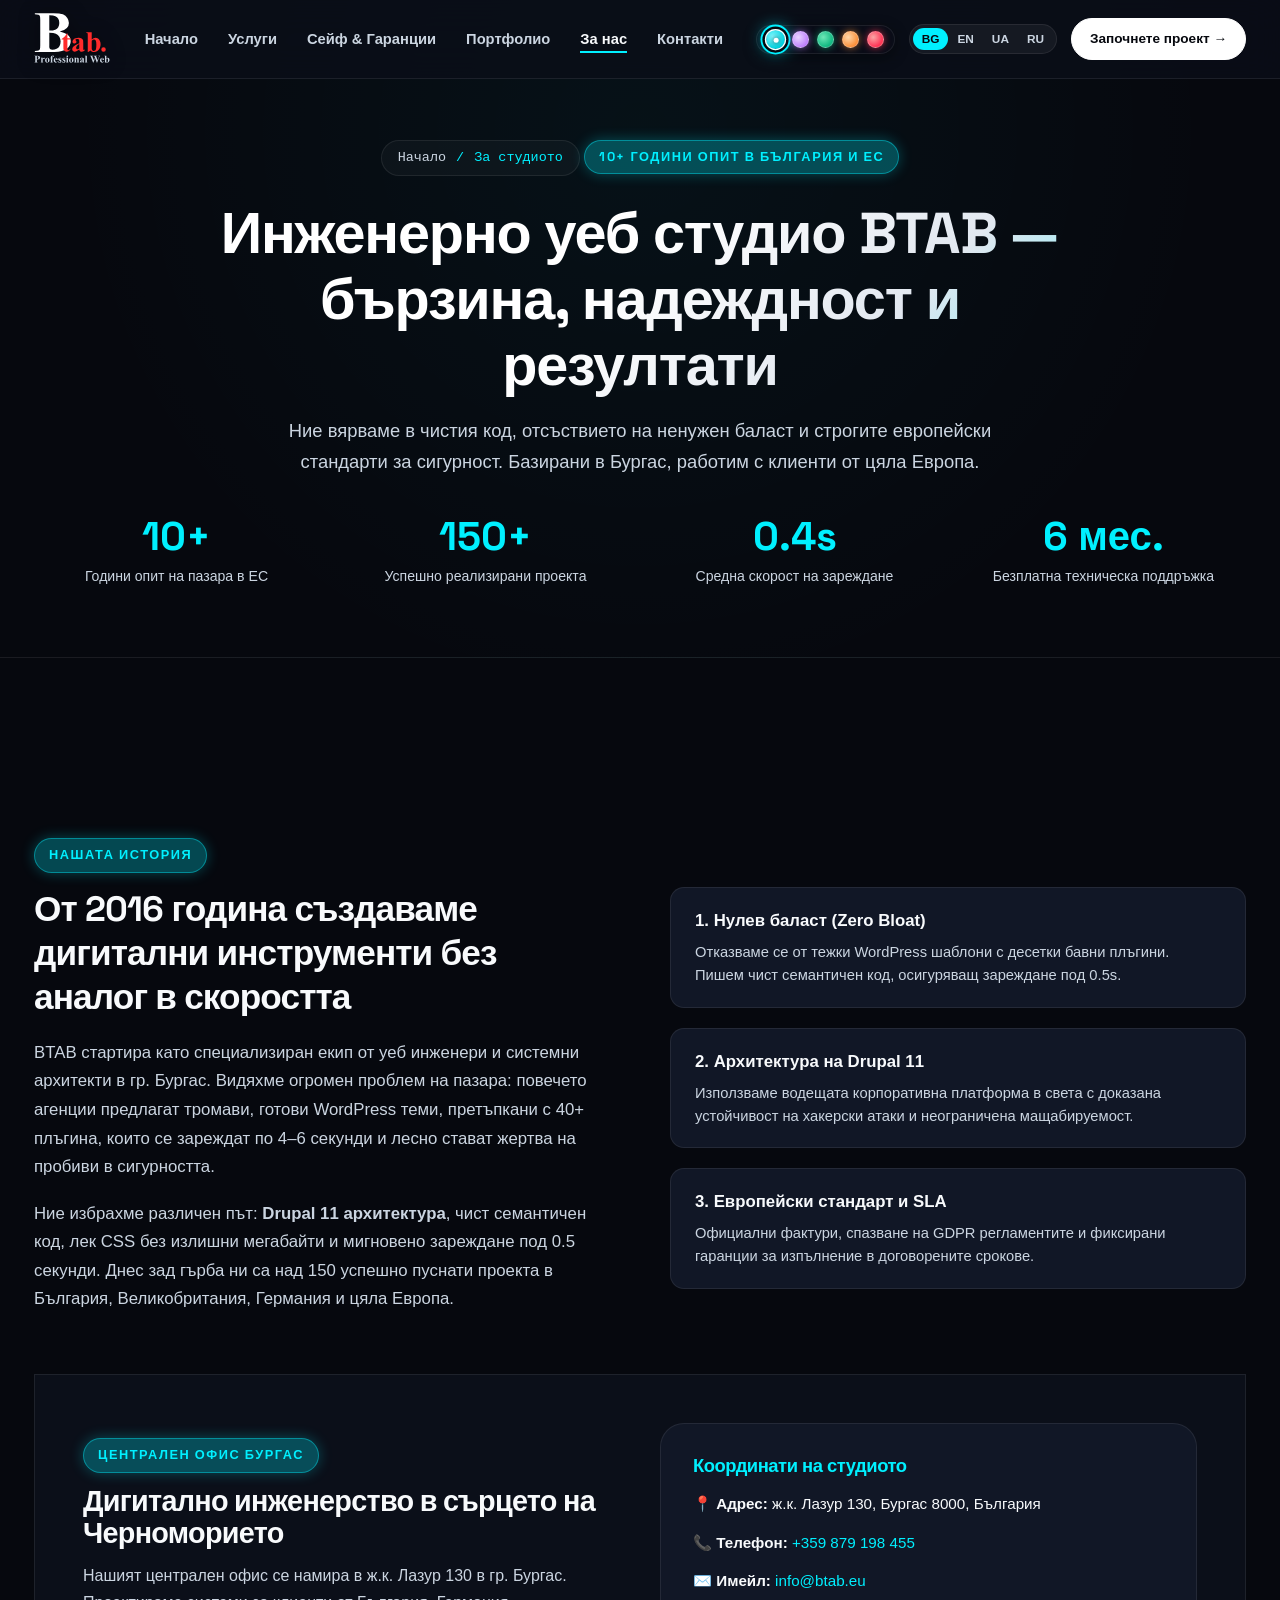
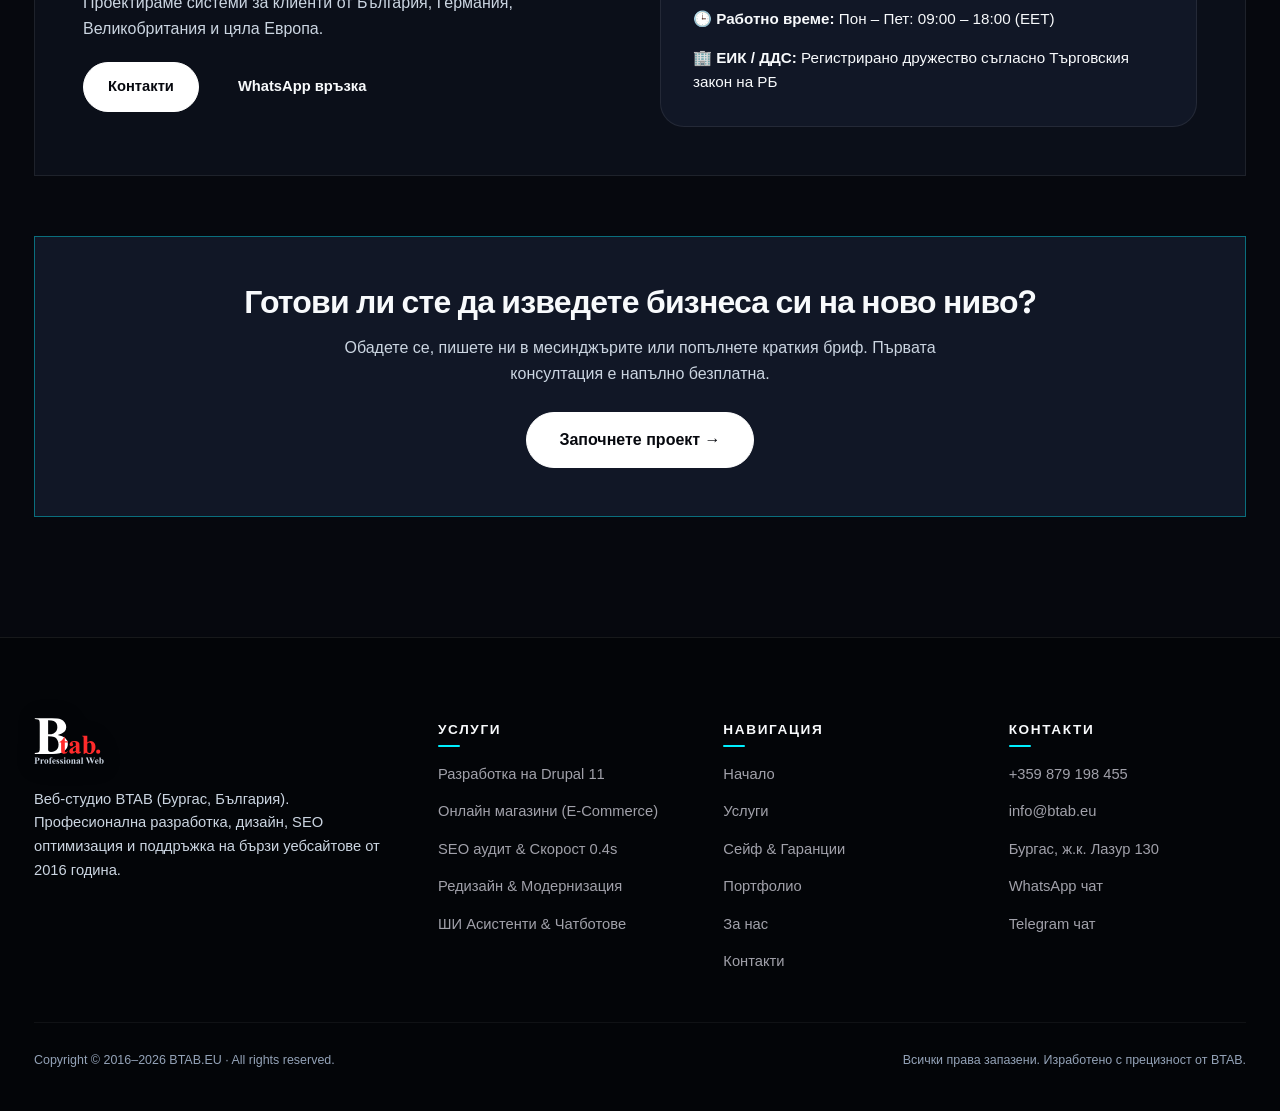
<file: about.html>
<!DOCTYPE html>
<html lang="bg">
<head>
  <meta charset="UTF-8">
  <meta name="viewport" content="width=device-width, initial-scale=1.0">
  <title>За нас | BTAB — Инженерно Дигитално Студио Бургас (10+ години в ЕС)</title>
  <meta name="description" content="История, инженерна философия и стандарти на дигитално студио BTAB (Бургас, България). 10+ години разработка на бързи уебсайтове на Drupal 11 и OpenCart в ЕС.">
  
  <!-- Fonts -->
  <link rel="preconnect" href="https://fonts.googleapis.com">
  <link rel="preconnect" href="https://fonts.gstatic.com" crossorigin>
  <link href="https://fonts.googleapis.com/css2?family=Plus+Jakarta+Sans:wght@300;400;500;600;700;800&family=Space+Grotesk:wght@500;600;700;800&display=swap" rel="stylesheet">
  
  <!-- Stylesheets -->
  <link rel="stylesheet" href="css/main.css">
  <link rel="icon" type="image/svg+xml" href="assets/images/favicon.svg">
</head>
<body data-palette="cyan">

  <!-- ================= HEADER NAVIGATION ================= -->
  <header class="site-header">
    <div class="container header-container">
      <a href="index.html" class="brand-link" title="BTAB Web Studio">
        <img src="assets/images/logo.svg" alt="BTAB Web Studio" class="brand-logo-img">
      </a>

      <nav>
        <ul class="nav-menu" id="nav-menu">
          <li><a href="index.html" class="nav-link" data-i18n="navHome">Начало</a></li>
          <li><a href="services.html" class="nav-link" data-i18n="navServices">Услуги</a></li>
          <li><a href="vault.html" class="nav-link" data-i18n="navVault">Сейф & Гаранции</a></li>
          <li><a href="portfolio.html" class="nav-link" data-i18n="navPortfolio">Портфолио</a></li>
          <li><a href="about.html" class="nav-link active" data-i18n="navAbout">За нас</a></li>
          <li><a href="contacts.html" class="nav-link" data-i18n="navContacts">Контакти</a></li>
        </ul>
      </nav>

      <div class="nav-actions">
        <div class="palette-dots-wrap" title="Theme Palette">
          <button type="button" class="palette-dot-btn cyan" data-palette="cyan" title="Cyan (Electric Blue)" aria-label="Cyan theme"></button>
          <button type="button" class="palette-dot-btn violet" data-palette="violet" title="Violet (Cyber Purple)" aria-label="Violet theme"></button>
          <button type="button" class="palette-dot-btn emerald" data-palette="emerald" title="Emerald (Matrix Green)" aria-label="Emerald theme"></button>
          <button type="button" class="palette-dot-btn sunset" data-palette="sunset" title="Sunset (Warm Orange)" aria-label="Sunset theme"></button>
          <button type="button" class="palette-dot-btn red" data-palette="red" title="Red (Neon Ruby)" aria-label="Red theme"></button>
        </div>

        <div class="lang-switcher" aria-label="Language selection">
          <button type="button" class="lang-btn active" data-lang="BG">BG</button>
          <button type="button" class="lang-btn" data-lang="EN">EN</button>
          <button type="button" class="lang-btn" data-lang="UA">UA</button>
          <button type="button" class="lang-btn" data-lang="RU">RU</button>
        </div>

        <a href="contacts.html" class="btn btn-primary" style="padding: 9px 18px; font-size: 0.85rem;" data-i18n="navDiscuss">
          Започнете проект →
        </a>

        <button type="button" class="mobile-toggle" id="mobile-toggle" aria-label="Toggle navigation">
          <svg width="22" height="22" fill="none" stroke="currentColor" stroke-width="2" viewBox="0 0 24 24">
            <path stroke-linecap="round" stroke-linejoin="round" d="M4 6h16M4 12h16M4 18h16"/>
          </svg>
        </button>
      </div>
    </div>
  </header>

  <!-- ================= SUBPAGE HERO ================= -->
  <section class="subpage-hero">
    <div class="container">
      <div class="breadcrumb-nav">
        <a href="index.html" data-i18n="breadcrumbHome">Начало</a>
        <span>/</span>
        <span data-i18n="breadcrumbAbout">За студиото</span>
      </div>
      <div class="badge-bubble" style="margin-bottom: 18px;" data-i18n="aboutPageBadge">
        10+ години опит в България и ЕС
      </div>
      <h1 class="subpage-title text-gradient" data-i18n="aboutPageTitle">
        Инженерно уеб студио BTAB — бързина, надеждност и резултати
      </h1>
      <p class="subpage-desc" data-i18n="aboutPageDesc">
        Ние вярваме в чистия код, отсъствието на ненужен баласт и строгите европейски стандарти за сигурност. Базирани в Бургас, работим с клиенти от цяла Европа.
      </p>

      <!-- Trust Stats Grid -->
      <div class="trust-stats-grid" style="margin-top: 40px;">
        <div class="trust-stat-card">
          <div class="trust-stat-num">10+</div>
          <div class="trust-stat-label" data-i18n="statYears">Години опит на пазара в ЕС</div>
        </div>
        <div class="trust-stat-card">
          <div class="trust-stat-num">150+</div>
          <div class="trust-stat-label" data-i18n="statProjects">Успешно реализирани проекта</div>
        </div>
        <div class="trust-stat-card">
          <div class="trust-stat-num">0.4s</div>
          <div class="trust-stat-label" data-i18n="statSpeed">Средна скорост на зареждане</div>
        </div>
        <div class="trust-stat-card">
          <div class="trust-stat-num" data-i18n="trustStatSupportVal">6 мес.</div>
          <div class="trust-stat-label" data-i18n="statSupport">Безплатна техническа поддръжка</div>
        </div>
      </div>
    </div>
  </section>

  <!-- ================= PHILOSOPHY & STORY SECTION ================= -->
  <section class="section">
    <div class="container">
      <div class="about-split-grid">
        <div>
          <span class="badge-bubble" style="margin-bottom: 14px;" data-i18n="aboutStoryBadge">Нашата история</span>
          <h2 style="font-size: 2.2rem; font-weight: 800; line-height: 1.25; margin-bottom: 20px; color: var(--text-main);" data-i18n="aboutStoryTitle">
            От 2016 година създаваме дигитални инструменти без аналог в скоростта
          </h2>
          <p style="color: var(--text-muted); font-size: 1.05rem; line-height: 1.7; margin-bottom: 18px;" data-i18n="aboutStoryP1">
            BTAB стартира като специализиран екип от уеб инженери и системни архитекти в гр. Бургас. Видяхме огромен проблем на пазара: повечето агенции предлагат тромави, готови WordPress теми, претъпкани с 40+ плъгина, които се зареждат по 4–6 секунди и лесно стават жертва на пробиви в сигурността.
          </p>
          <p style="color: var(--text-muted); font-size: 1.05rem; line-height: 1.7;" data-i18n="aboutStoryP2">
            Ние избрахме различен път: <strong>Drupal 11 архитектура</strong>, чист семантичен код, лек CSS без излишни мегабайти и мигновено зареждане под 0.5 секунди. Днес зад гърба ни са над 150 успешно пуснати проекта в България, Великобритания, Германия и цяла Европа.
          </p>
        </div>

        <div class="about-features-list">
          <div class="about-feature-box">
            <div class="about-feature-title" data-i18n="aboutPhil1Title">1. Нулев баласт (Zero Bloat)</div>
            <p class="about-feature-desc" data-i18n="aboutPhil1Desc">
              Отказваме се от тежки WordPress шаблони с десетки бавни плъгини. Пишем чист семантичен код, осигуряващ зареждане под 0.5s.
            </p>
          </div>

          <div class="about-feature-box">
            <div class="about-feature-title" data-i18n="aboutPhil2Title">2. Архитектура на Drupal 11</div>
            <p class="about-feature-desc" data-i18n="aboutPhil2Desc">
              Използваме водещата корпоративна платформа в света с доказана устойчивост на хакерски атаки и неограничена мащабируемост.
            </p>
          </div>

          <div class="about-feature-box">
            <div class="about-feature-title" data-i18n="aboutPhil3Title">3. Европейски стандарт и SLA</div>
            <p class="about-feature-desc" data-i18n="aboutPhil3Desc">
              Официални фактури, спазване на GDPR регламентите и фиксирани гаранции за изпълнение в договорените срокове.
            </p>
          </div>
        </div>
      </div>

      <!-- Office Showcase Card -->
      <div style="background: var(--bg-surface); border: 1px solid var(--border-subtle); border-radius: var(--radius-xl); padding: 48px; margin-top: 40px; display: grid; grid-template-columns: 1fr 1fr; gap: 40px; align-items: center;">
        <div>
          <span class="badge-bubble" style="margin-bottom: 12px;" data-i18n="aboutOfficeBadge">Централен офис Бургас</span>
          <h3 style="font-size: 1.8rem; font-weight: 800; color: var(--text-main); margin-bottom: 14px;" data-i18n="aboutOfficeTitle">
            Дигитално инженерство в сърцето на Черноморието
          </h3>
          <p style="color: var(--text-muted); font-size: 1rem; line-height: 1.65; margin-bottom: 20px;" data-i18n="aboutOfficeDesc">
            Нашият централен офис се намира в ж.к. Лазур 130 в гр. Бургас. Проектираме системи за клиенти от България, Германия, Великобритания и цяла Европа.
          </p>
          <div style="display: flex; gap: 14px; flex-wrap: wrap;">
            <a href="contacts.html" class="btn btn-primary" data-i18n="navContacts">Контакти</a>
            <a href="https://api.whatsapp.com/send?phone=359879198455" target="_blank" rel="noreferrer" class="btn btn-outline" data-i18n="aboutWhatsappBtn">WhatsApp връзка</a>
          </div>
        </div>

        <div style="background: var(--bg-surface-elevated); border: 1px solid var(--border-subtle); border-radius: var(--radius-lg); padding: 32px;">
          <h4 style="font-size: 1.15rem; font-weight: 700; color: var(--accent-primary); margin-bottom: 16px;" data-i18n="aboutCoordTitle">Координати на студиото</h4>
          <ul style="list-style: none; padding: 0; margin: 0; display: flex; flex-direction: column; gap: 14px; font-size: 0.95rem; color: var(--text-main);">
            <li data-i18n="aboutCoordAddr">📍 <strong>Адрес:</strong> ж.к. Лазур 130, Бургас 8000, България</li>
            <li>📞 <strong>Телефон:</strong> <a href="tel:+359879198455" style="color: var(--accent-primary);">+359 879 198 455</a></li>
            <li>✉️ <strong>Имейл:</strong> <a href="mailto:info@btab.eu" style="color: var(--accent-primary);">info@btab.eu</a></li>
            <li data-i18n="aboutCoordHours">🕒 <strong>Работно време:</strong> Пон – Пет: 09:00 – 18:00 (EET)</li>
            <li data-i18n="aboutCoordLegal">🏢 <strong>ЕИК / ДДС:</strong> Регистрирано дружество съгласно Търговския закон на РБ</li>
          </ul>
        </div>
      </div>

      <!-- CTA Box -->
      <div style="background: var(--bg-surface-elevated); border: 1px solid var(--border-glow); border-radius: var(--radius-xl); padding: 48px 32px; text-align: center; margin-top: 60px;">
        <h3 style="font-size: 2rem; font-weight: 800; margin-bottom: 14px;" data-i18n="contactTitle">Готови ли сте да изведете бизнеса си на ново ниво?</h3>
        <p style="color: var(--text-muted); max-width: 620px; margin: 0 auto 26px; line-height: 1.6;" data-i18n="contactDesc">
          Обадете се, пишете ни в месинджърите или попълнете краткия бриф. Първата консултация е напълно безплатна.
        </p>
        <a href="contacts.html" class="btn btn-primary" style="padding: 14px 32px; font-size: 1rem;" data-i18n="navDiscuss">
          Започнете проект →
        </a>
      </div>

    </div>
  </section>

  <!-- ================= FOOTER ================= -->
  <footer class="site-footer">
    <div class="container footer-container">
      <div class="footer-grid">
        <div class="footer-brand-col">
          <a href="index.html" class="brand-link" style="margin-bottom: 16px;" title="BTAB Web Studio">
            <img src="assets/images/logo.svg" alt="BTAB Web Studio" class="brand-logo-img footer-logo-img">
          </a>
          <p data-i18n="footerDesc">
            Веб-студио BTAB (Бургас, България). Професионална разработка, дизайн, SEO оптимизация и поддръжка на бързи уебсайтове от 2016 година.
          </p>
        </div>

        <div>
          <div class="footer-col-title" data-i18n="footerColServices">Услуги</div>
          <ul class="footer-links">
            <li><a href="services.html" data-i18n="service1Title">Разработка на Drupal 11</a></li>
            <li><a href="services.html" data-i18n="service2Title">Онлайн магазини (E-Commerce)</a></li>
            <li><a href="services.html" data-i18n="service3Title">SEO аудит & Скорост 0.4s</a></li>
            <li><a href="services.html" data-i18n="service4Title">Редизайн & Модернизация</a></li>
            <li><a href="services.html" data-i18n="service5Title">ШИ Асистенти & Чатботове</a></li>
          </ul>
        </div>

        <div>
          <div class="footer-col-title" data-i18n="footerColNav">Навигация</div>
          <ul class="footer-links">
            <li><a href="index.html" data-i18n="navHome">Начало</a></li>
            <li><a href="services.html" data-i18n="navServices">Услуги</a></li>
            <li><a href="vault.html" data-i18n="navVault">Сейф & Гаранции</a></li>
            <li><a href="portfolio.html" data-i18n="navPortfolio">Портфолио</a></li>
            <li><a href="about.html" data-i18n="navAbout">За нас</a></li>
            <li><a href="contacts.html" data-i18n="navContacts">Контакти</a></li>
          </ul>
        </div>

        <div>
          <div class="footer-col-title" data-i18n="footerColContacts">Контакти</div>
          <ul class="footer-links">
            <li><a href="tel:+359879198455">+359 879 198 455</a></li>
            <li><a href="mailto:info@btab.eu">info@btab.eu</a></li>
            <li><a href="contacts.html" data-i18n="footerAddr">Бургас, ж.к. Лазур 130</a></li>
            <li><a href="https://api.whatsapp.com/send?phone=359879198455" target="_blank" rel="noreferrer" data-i18n="footerWhatsapp">WhatsApp чат</a></li>
            <li><a href="https://t.me/btab_eu" target="_blank" rel="noreferrer" data-i18n="footerTelegram">Telegram чат</a></li>
          </ul>
        </div>
      </div>

      <div class="footer-bottom">
        <div>Copyright © 2016–2026 BTAB.EU · All rights reserved.</div>
        <div data-i18n="footerRights">Всички права запазени. Изработено с прецизност от BTAB.</div>
      </div>
    </div>
  </footer>

  <!-- Toast Notification -->
  <div class="toast-notify" id="toast-notify"></div>

  <!-- Scripts -->
  <script src="js/app.js"></script>
</body>
</html>
</file>
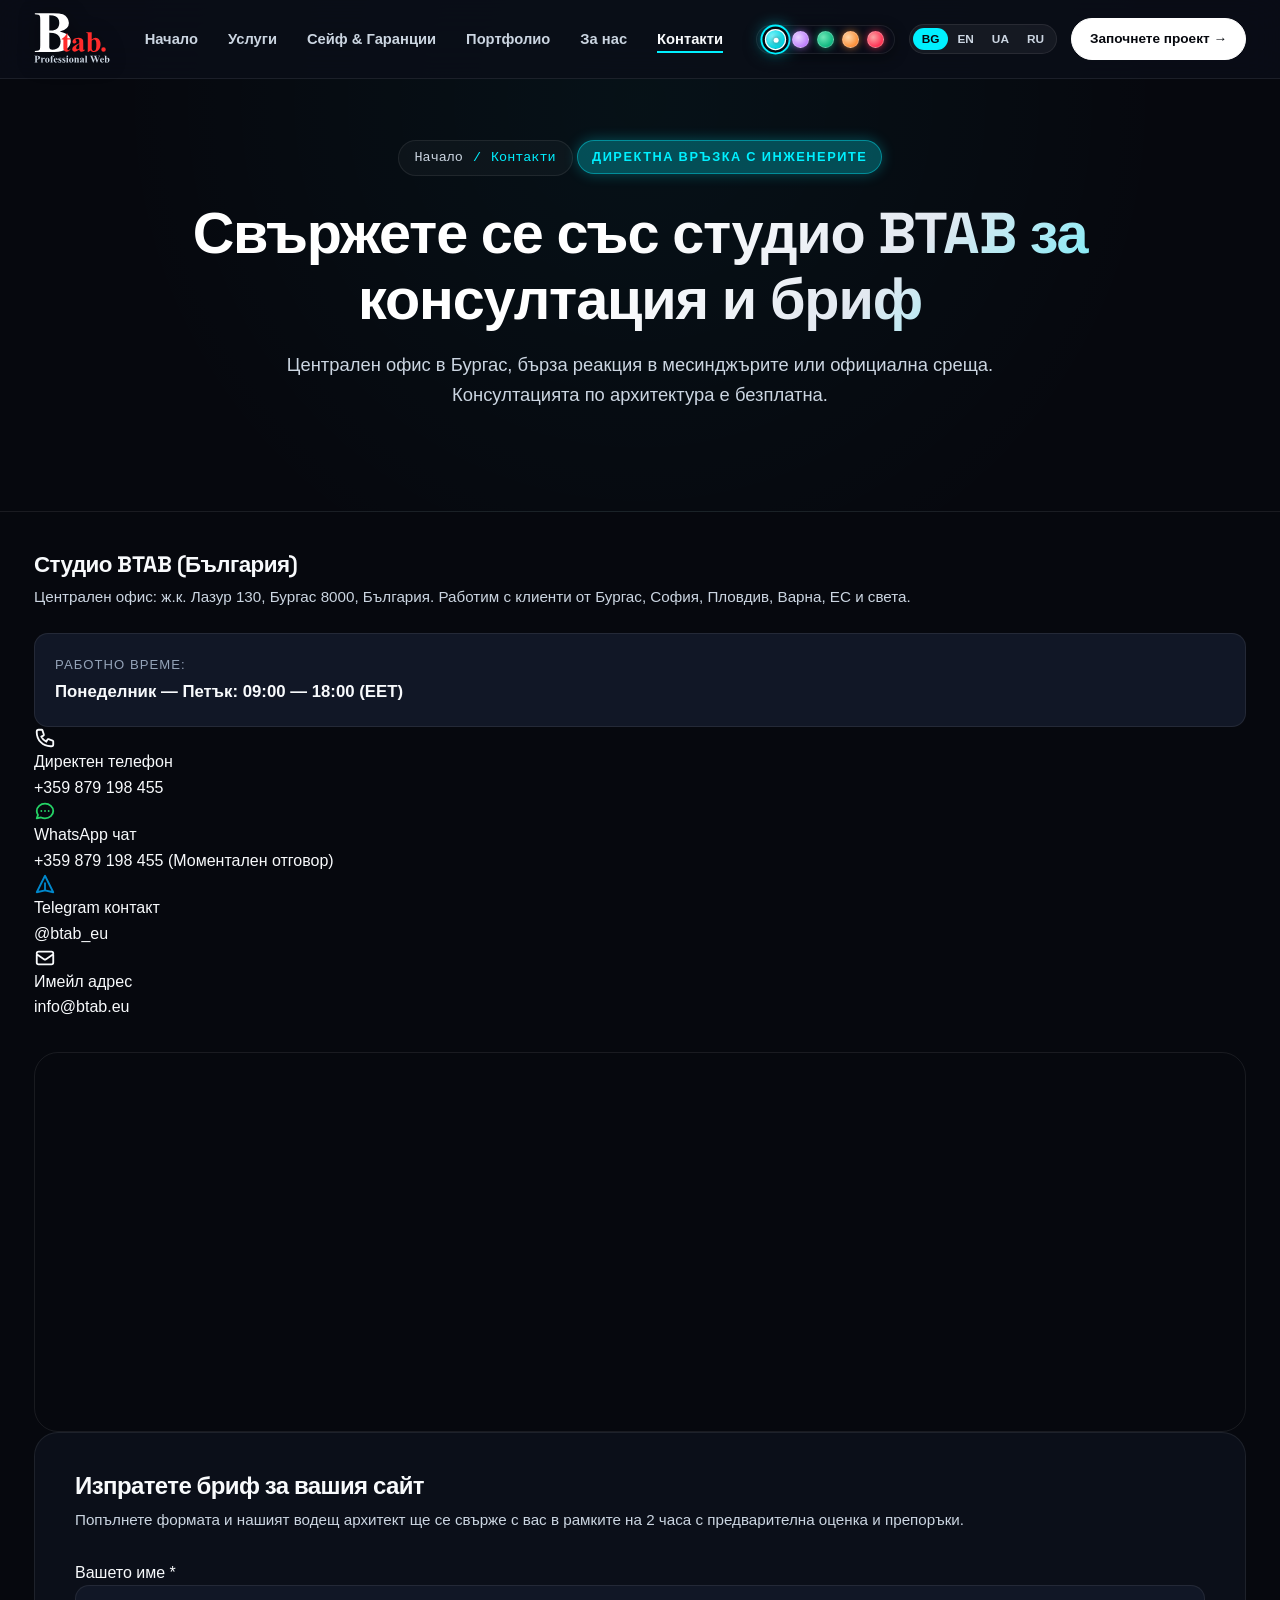
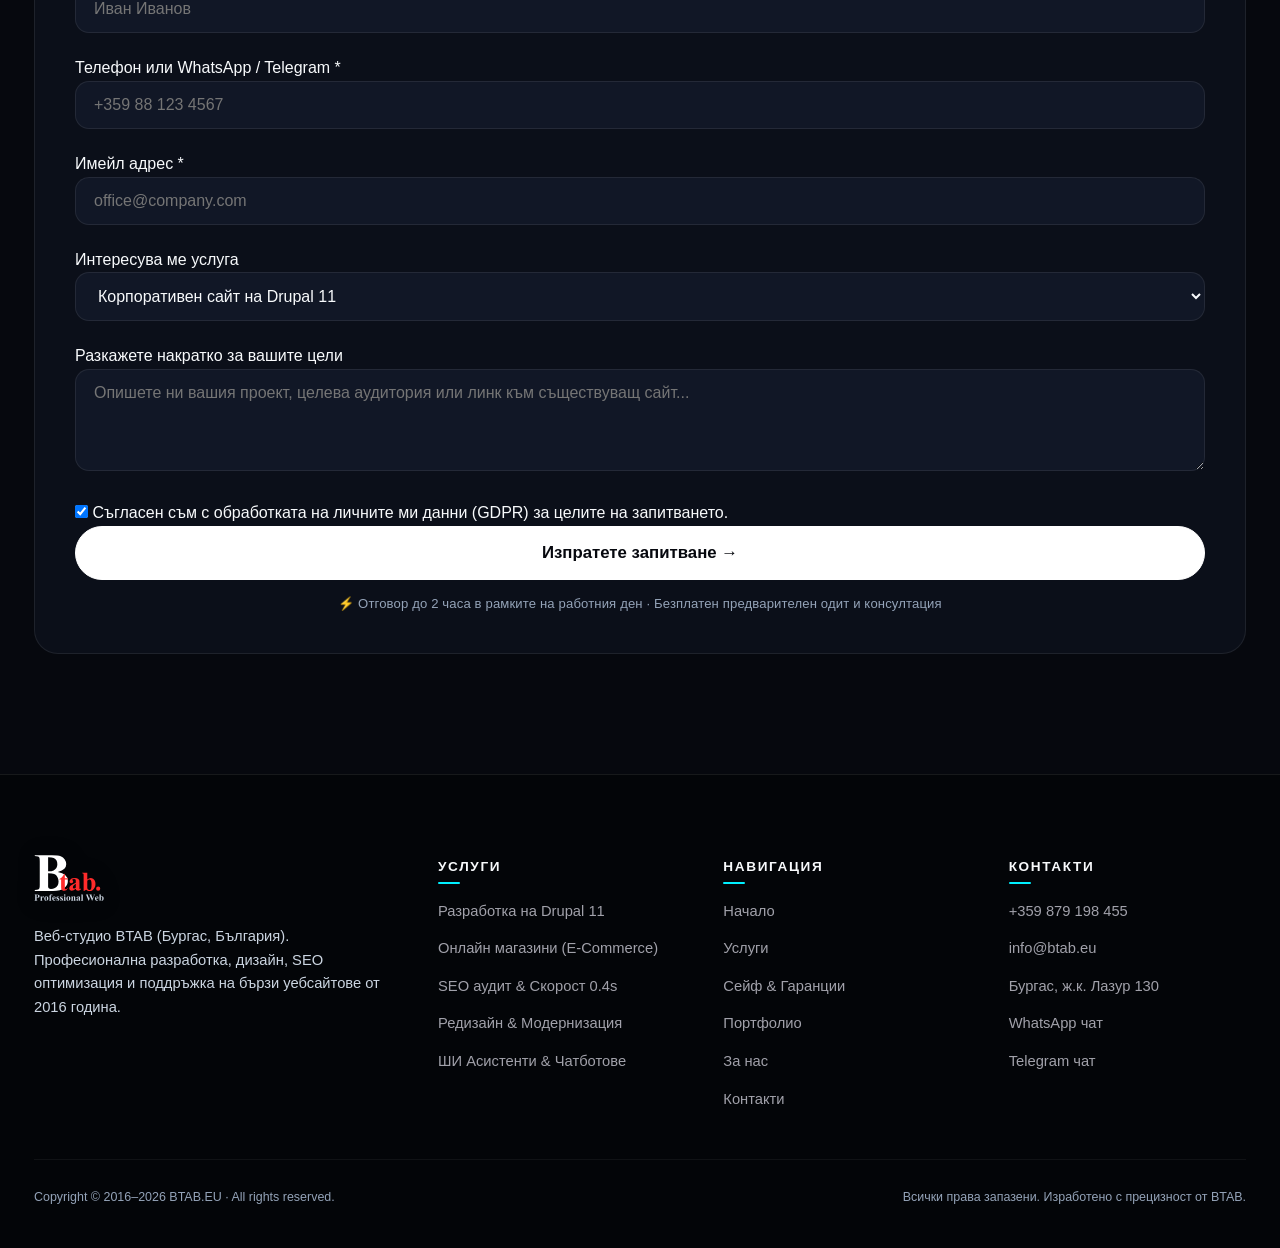
<file: contacts.html>
<!DOCTYPE html>
<html lang="bg">
<head>
  <meta charset="UTF-8">
  <meta name="viewport" content="width=device-width, initial-scale=1.0">
  <title>Контакти | BTAB — Дигитално Студио Бургас (Телефон, WhatsApp, Офис Лазур 130)</title>
  <meta name="description" content="Свържете се с екипа на студио BTAB в гр. Бургас, ж.к. Лазур 130. Директен телефон +359 879 198 455, чат в WhatsApp и Telegram, бриф за уеб разработка.">
  
  <!-- Fonts -->
  <link rel="preconnect" href="https://fonts.googleapis.com">
  <link rel="preconnect" href="https://fonts.gstatic.com" crossorigin>
  <link href="https://fonts.googleapis.com/css2?family=Plus+Jakarta+Sans:wght@300;400;500;600;700;800&family=Space+Grotesk:wght@500;600;700;800&display=swap" rel="stylesheet">
  
  <!-- Stylesheets -->
  <link rel="stylesheet" href="css/main.css">
  <link rel="icon" type="image/svg+xml" href="assets/images/favicon.svg">
</head>
<body data-palette="cyan">

  <!-- ================= HEADER NAVIGATION ================= -->
  <header class="site-header">
    <div class="container header-container">
      <a href="index.html" class="brand-link" title="BTAB Web Studio">
        <img src="assets/images/logo.svg" alt="BTAB Web Studio" class="brand-logo-img">
      </a>

      <nav>
        <ul class="nav-menu" id="nav-menu">
          <li><a href="index.html" class="nav-link" data-i18n="navHome">Начало</a></li>
          <li><a href="services.html" class="nav-link" data-i18n="navServices">Услуги</a></li>
          <li><a href="vault.html" class="nav-link" data-i18n="navVault">Сейф & Гаранции</a></li>
          <li><a href="portfolio.html" class="nav-link" data-i18n="navPortfolio">Портфолио</a></li>
          <li><a href="about.html" class="nav-link" data-i18n="navAbout">За нас</a></li>
          <li><a href="contacts.html" class="nav-link active" data-i18n="navContacts">Контакти</a></li>
        </ul>
      </nav>

      <div class="nav-actions">
        <div class="palette-dots-wrap" title="Theme Palette">
          <button type="button" class="palette-dot-btn cyan" data-palette="cyan" title="Cyan (Electric Blue)" aria-label="Cyan theme"></button>
          <button type="button" class="palette-dot-btn violet" data-palette="violet" title="Violet (Cyber Purple)" aria-label="Violet theme"></button>
          <button type="button" class="palette-dot-btn emerald" data-palette="emerald" title="Emerald (Matrix Green)" aria-label="Emerald theme"></button>
          <button type="button" class="palette-dot-btn sunset" data-palette="sunset" title="Sunset (Warm Orange)" aria-label="Sunset theme"></button>
          <button type="button" class="palette-dot-btn red" data-palette="red" title="Red (Neon Ruby)" aria-label="Red theme"></button>
        </div>

        <div class="lang-switcher" aria-label="Language selection">
          <button type="button" class="lang-btn active" data-lang="BG">BG</button>
          <button type="button" class="lang-btn" data-lang="EN">EN</button>
          <button type="button" class="lang-btn" data-lang="UA">UA</button>
          <button type="button" class="lang-btn" data-lang="RU">RU</button>
        </div>

        <a href="contacts.html" class="btn btn-primary" style="padding: 9px 18px; font-size: 0.85rem;" data-i18n="navDiscuss">
          Започнете проект →
        </a>

        <button type="button" class="mobile-toggle" id="mobile-toggle" aria-label="Toggle navigation">
          <svg width="22" height="22" fill="none" stroke="currentColor" stroke-width="2" viewBox="0 0 24 24">
            <path stroke-linecap="round" stroke-linejoin="round" d="M4 6h16M4 12h16M4 18h16"/>
          </svg>
        </button>
      </div>
    </div>
  </header>

  <!-- ================= SUBPAGE HERO ================= -->
  <section class="subpage-hero">
    <div class="container">
      <div class="breadcrumb-nav">
        <a href="index.html" data-i18n="breadcrumbHome">Начало</a>
        <span>/</span>
        <span data-i18n="breadcrumbContacts">Контакти</span>
      </div>
      <div class="badge-bubble" style="margin-bottom: 18px;" data-i18n="contactsPageBadge">
        Директна връзка с инженерите
      </div>
      <h1 class="subpage-title text-gradient" data-i18n="contactsPageTitle">
        Свържете се със студио BTAB за консултация и бриф
      </h1>
      <p class="subpage-desc" data-i18n="contactsPageDesc">
        Централен офис в Бургас, бърза реакция в месинджърите или официална среща. Консултацията по архитектура е безплатна.
      </p>
    </div>
  </section>

  <!-- ================= CONTACT DETAILS & FORM ================= -->
  <section class="section" id="contact" style="padding-top: 40px;">
    <div class="container">
      <div class="contact-grid">
        
        <!-- Left: Studio Info, Hours & Direct Channels -->
        <div class="contact-info-panel">
          <div class="contact-badge-box">
            <h3 style="font-size: 1.4rem; font-weight: 800; color: var(--text-main); margin-bottom: 8px;" data-i18n="contactStudioName">
              Студио BTAB (България)
            </h3>
            <p style="color: var(--text-muted); font-size: 0.95rem; line-height: 1.6;" data-i18n="contactOfficeAddress">
              Централен офис: ж.к. Лазур 130, Бургас 8000, България. Работим с клиенти от Бургас, София, Пловдив, Варна, ЕС и света.
            </p>
          </div>

          <div style="margin-top: 24px; padding: 20px; background: var(--bg-surface-elevated); border: 1px solid var(--border-subtle); border-radius: var(--radius-md);">
            <div style="font-size: 0.82rem; text-transform: uppercase; letter-spacing: 0.08em; color: var(--text-dim);" data-i18n="contactHoursLabel">
              Работно време:
            </div>
            <div style="font-size: 1.05rem; font-weight: 700; color: var(--text-main); margin-top: 4px;" data-i18n="contactHoursVal">
              Понеделник — Петък: 09:00 — 18:00 (EET)
            </div>
          </div>

          <div class="contact-channels-list">
            <a href="tel:+359879198455" class="contact-channel-item">
              <div class="channel-icon">
                <svg width="22" height="22" fill="none" stroke="currentColor" stroke-width="2" viewBox="0 0 24 24"><path stroke-linecap="round" stroke-linejoin="round" d="M3 5a2 2 0 012-2h3.28a1 1 0 01.948.684l1.498 4.493a1 1 0 01-.502 1.21l-2.257 1.13a11.042 11.042 0 005.516 5.516l1.13-2.257a1 1 0 011.21-.502l4.493 1.498a1 1 0 01.684.949V19a2 2 0 01-2 2h-1C9.716 21 3 14.284 3 6V5z"/></svg>
              </div>
              <div class="channel-content">
                <div class="channel-label" data-i18n="contactDirectPhone">Директен телефон</div>
                <div class="channel-val">+359 879 198 455</div>
              </div>
            </a>

            <a href="https://api.whatsapp.com/send?phone=359879198455" target="_blank" rel="noreferrer" class="contact-channel-item">
              <div class="channel-icon" style="color: #25D366;">
                <svg width="22" height="22" fill="none" stroke="currentColor" stroke-width="2" viewBox="0 0 24 24"><path stroke-linecap="round" stroke-linejoin="round" d="M8 12h.01M12 12h.01M16 12h.01M21 12c0 4.418-4.03 8-9 8a9.863 9.863 0 01-4.255-.949L3 20l1.395-3.72C3.512 15.042 3 13.574 3 12c0-4.418 4.03-8 9-8s9 3.582 9 8z"/></svg>
              </div>
              <div class="channel-content">
                <div class="channel-label" data-i18n="contactDirectWhatsapp">WhatsApp чат</div>
                <div class="channel-val" data-i18n="contactDirectWhatsappVal">+359 879 198 455 (Моментален отговор)</div>
              </div>
            </a>

            <a href="https://t.me/btab_eu" target="_blank" rel="noreferrer" class="contact-channel-item">
              <div class="channel-icon" style="color: #0088cc;">
                <svg width="22" height="22" fill="none" stroke="currentColor" stroke-width="2" viewBox="0 0 24 24"><path stroke-linecap="round" stroke-linejoin="round" d="M12 19l9 2-9-18-9 18 9-2zm0 0v-8"/></svg>
              </div>
              <div class="channel-content">
                <div class="channel-label" data-i18n="contactDirectTg">Telegram контакт</div>
                <div class="channel-val">@btab_eu</div>
              </div>
            </a>

            <a href="mailto:info@btab.eu" class="contact-channel-item">
              <div class="channel-icon">
                <svg width="22" height="22" fill="none" stroke="currentColor" stroke-width="2" viewBox="0 0 24 24"><path stroke-linecap="round" stroke-linejoin="round" d="M3 8l7.89 5.26a2 2 0 002.22 0L21 8M5 19h14a2 2 0 002-2V7a2 2 0 00-2-2H5a2 2 0 00-2 2v10a2 2 0 002 2z"/></svg>
              </div>
              <div class="channel-content">
                <div class="channel-label" data-i18n="contactDirectEmail">Имейл адрес</div>
                <div class="channel-val">info@btab.eu</div>
              </div>
            </a>
          </div>

          <!-- Interactive Google Maps Card -->
          <div class="map-embed-card">
            <iframe 
              src="https://www.google.com/maps/embed?pb=!1m18!1m12!1m3!1d2934.3312389141777!2d27.472145376594246!3d42.50851897117865!2m3!1f0!2f0!3f0!3m2!1i1024!2i768!4f13.1!3m3!1m2!1s0x40a69497e2f5b9d3%3A0x6b2e35e76a6e2e0!2sul.+%22Lazur%22+130%2C+8001+Burgas%2C+Bulgaria!5e0!3m2!1sen!2sbg!4v1700000000000!5m2!1sen!2sbg" 
              loading="lazy" 
              referrerpolicy="no-referrer-when-downgrade"
              title="BTAB Studio Burgas Lazur 130 Map">
            </iframe>
          </div>
        </div>

        <!-- Right: Interactive Project Brief Form -->
        <div class="contact-form-card">
          <h3 style="font-size: 1.5rem; font-weight: 800; color: var(--text-main); margin-bottom: 8px;" data-i18n="contactBriefTitle">
            Изпратете бриф за вашия сайт
          </h3>
          <p style="color: var(--text-muted); font-size: 0.95rem; margin-bottom: 28px;" data-i18n="contactBriefDesc">
            Попълнете формата и нашият водещ архитект ще се свърже с вас в рамките на 2 часа с предварителна оценка и препоръки.
          </p>

          <form id="project-brief-form">
            <div class="form-group">
              <label for="contact-name" data-i18n="contactFormName">Вашето име *</label>
              <input type="text" id="contact-name" class="form-input" required placeholder="Иван Иванов">
            </div>

            <div class="form-group">
              <label for="contact-phone" data-i18n="contactFormPhone">Телефон или WhatsApp / Telegram *</label>
              <input type="text" id="contact-phone" class="form-input" required placeholder="+359 88 123 4567">
            </div>

            <div class="form-group">
              <label for="contact-email" data-i18n="contactFormEmail">Имейл адрес *</label>
              <input type="email" id="contact-email" class="form-input" required placeholder="office@company.com">
            </div>

            <div class="form-group">
              <label for="contact-service" data-i18n="contactFormService">Интересува ме услуга</label>
              <select id="contact-service" class="form-select">
                <option value="Корпоративен сайт на Drupal 11" data-i18n="optDrupal">Корпоративен сайт на Drupal 11</option>
                <option value="Онлайн магазин (OpenCart / Headless)" data-i18n="optShop">Онлайн магазин (OpenCart / Headless)</option>
                <option value="Лендинг страница (Landing Page)" data-i18n="optLanding">Лендинг страница (Landing Page)</option>
                <option value="Редизайн и ускоряване (PageSpeed 95–100)" data-i18n="optRedesign">Редизайн и ускоряване (PageSpeed 95–100)</option>
                <option value="SEO оптимизация и одит" data-i18n="optSeo">SEO оптимизация и одит</option>
                <option value="ШИ Чатбот и автоматизация" data-i18n="optAi">ШИ Чатбот и автоматизация</option>
              </select>
            </div>

            <div class="form-group">
              <label for="contact-message" data-i18n="contactFormMsg">Разкажете накратко за вашите цели</label>
              <textarea id="contact-message" class="form-textarea" rows="4" placeholder="Опишете ни вашия проект, целева аудитория или линк към съществуващ сайт..." data-i18n="contactFormMsgPlaceholder"></textarea>
            </div>

            <label class="form-checkbox-label">
              <input type="checkbox" required checked>
              <span data-i18n="contactFormGdpr">Съгласен съм с обработката на личните ми данни (GDPR) за целите на запитването.</span>
            </label>

            <button type="submit" class="btn btn-primary" style="width: 100%; padding: 16px; font-size: 1.05rem;" data-i18n="contactFormSubmit">
              Изпратете запитване →
            </button>
            <p class="form-reassurance-note" data-i18n="contactReassurance">⚡ Отговор до 2 часа в рамките на работния ден · Безплатен предварителен одит и консултация</p>
          </form>
        </div>

      </div>
    </div>
  </section>

  <!-- ================= FOOTER ================= -->
  <footer class="site-footer">
    <div class="container footer-container">
      <div class="footer-grid">
        <div class="footer-brand-col">
          <a href="index.html" class="brand-link" style="margin-bottom: 16px;" title="BTAB Web Studio">
            <img src="assets/images/logo.svg" alt="BTAB Web Studio" class="brand-logo-img footer-logo-img">
          </a>
          <p data-i18n="footerDesc">
            Веб-студио BTAB (Бургас, България). Професионална разработка, дизайн, SEO оптимизация и поддръжка на бързи уебсайтове от 2016 година.
          </p>
        </div>

        <div>
          <div class="footer-col-title" data-i18n="footerColServices">Услуги</div>
          <ul class="footer-links">
            <li><a href="services.html" data-i18n="service1Title">Разработка на Drupal 11</a></li>
            <li><a href="services.html" data-i18n="service2Title">Онлайн магазини (E-Commerce)</a></li>
            <li><a href="services.html" data-i18n="service3Title">SEO аудит & Скорост 0.4s</a></li>
            <li><a href="services.html" data-i18n="service4Title">Редизайн & Модернизация</a></li>
            <li><a href="services.html" data-i18n="service5Title">ШИ Асистенти & Чатботове</a></li>
          </ul>
        </div>

        <div>
          <div class="footer-col-title" data-i18n="footerColNav">Навигация</div>
          <ul class="footer-links">
            <li><a href="index.html" data-i18n="navHome">Начало</a></li>
            <li><a href="services.html" data-i18n="navServices">Услуги</a></li>
            <li><a href="vault.html" data-i18n="navVault">Сейф & Гаранции</a></li>
            <li><a href="portfolio.html" data-i18n="navPortfolio">Портфолио</a></li>
            <li><a href="about.html" data-i18n="navAbout">За нас</a></li>
            <li><a href="contacts.html" data-i18n="navContacts">Контакти</a></li>
          </ul>
        </div>

        <div>
          <div class="footer-col-title" data-i18n="footerColContacts">Контакти</div>
          <ul class="footer-links">
            <li><a href="tel:+359879198455">+359 879 198 455</a></li>
            <li><a href="mailto:info@btab.eu">info@btab.eu</a></li>
            <li><a href="contacts.html" data-i18n="footerAddr">Бургас, ж.к. Лазур 130</a></li>
            <li><a href="https://api.whatsapp.com/send?phone=359879198455" target="_blank" rel="noreferrer" data-i18n="footerWhatsapp">WhatsApp чат</a></li>
            <li><a href="https://t.me/btab_eu" target="_blank" rel="noreferrer" data-i18n="footerTelegram">Telegram чат</a></li>
          </ul>
        </div>
      </div>

      <div class="footer-bottom">
        <div>Copyright © 2016–2026 BTAB.EU · All rights reserved.</div>
        <div data-i18n="footerRights">Всички права запазени. Изработено с прецизност от BTAB.</div>
      </div>
    </div>
  </footer>

  <!-- Toast Notification -->
  <div class="toast-notify" id="toast-notify"></div>

  <!-- Scripts -->
  <script src="js/app.js"></script>
</body>
</html>
</file>
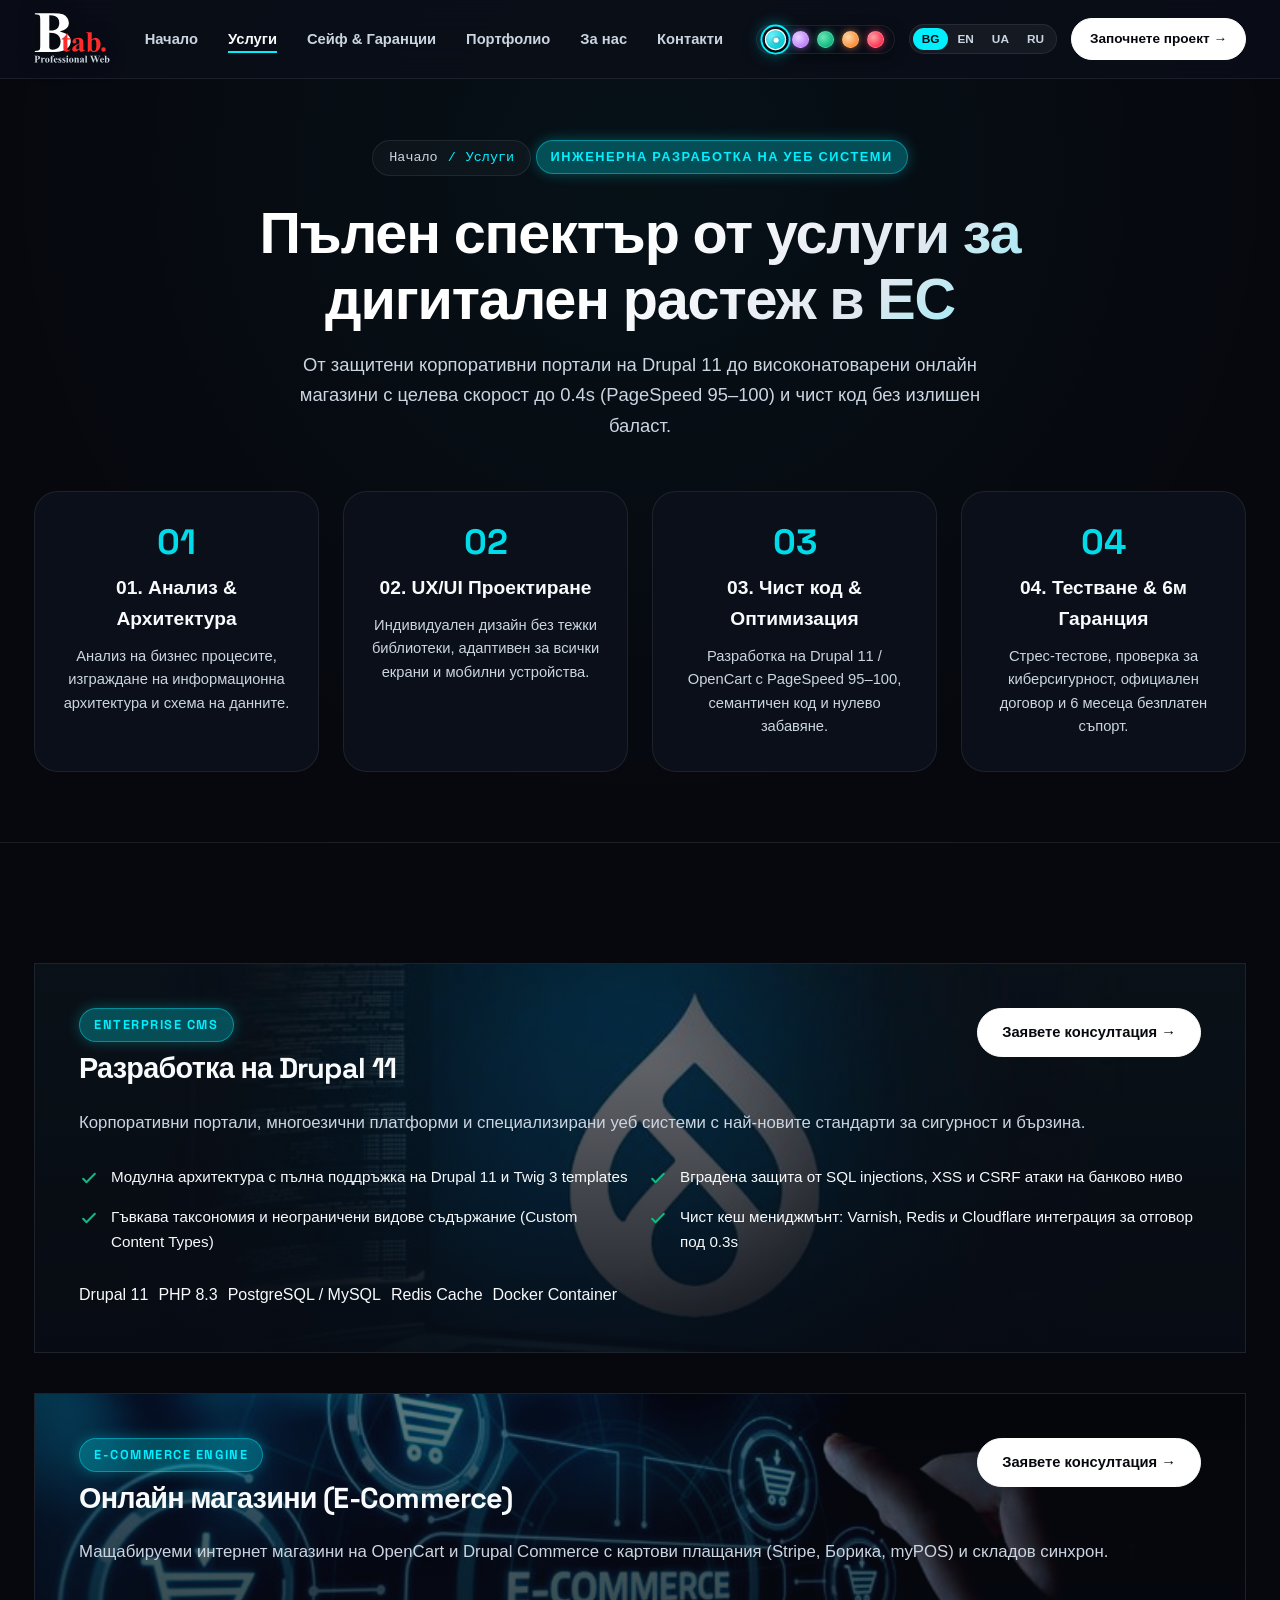
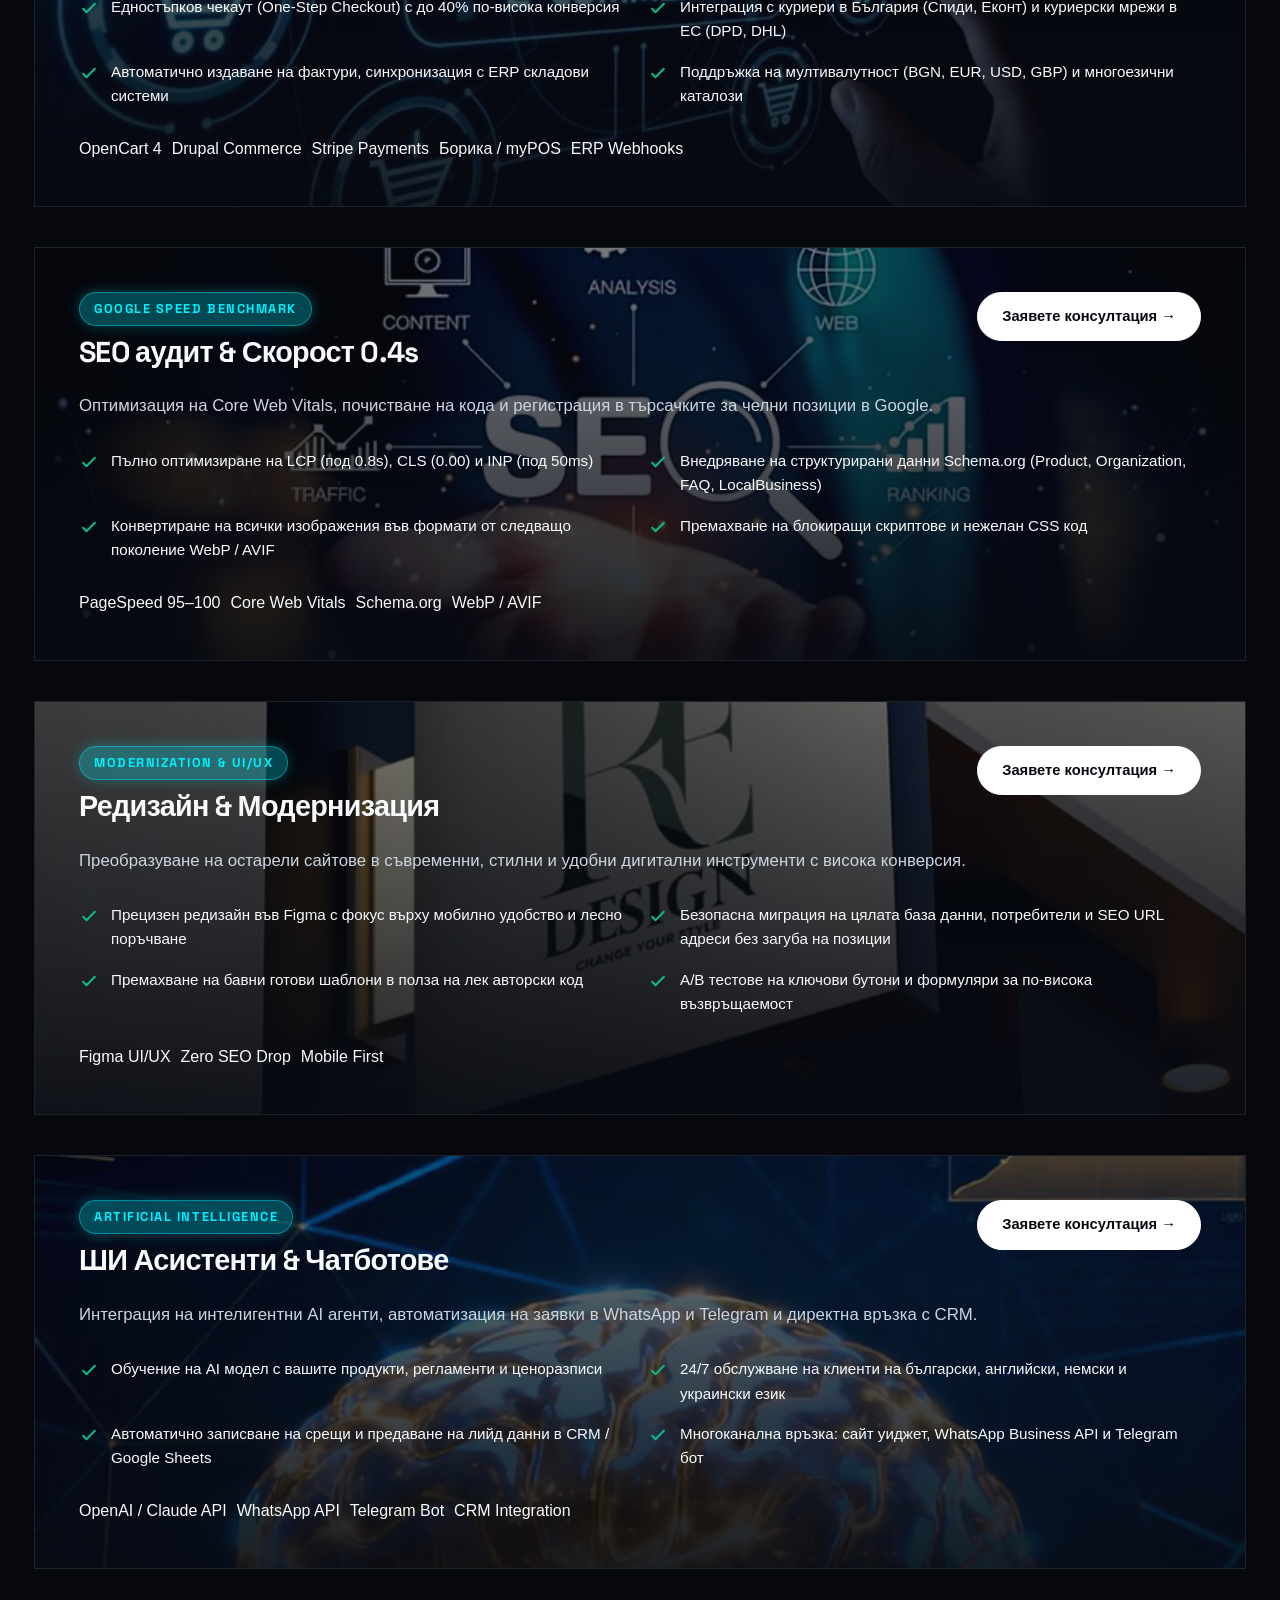
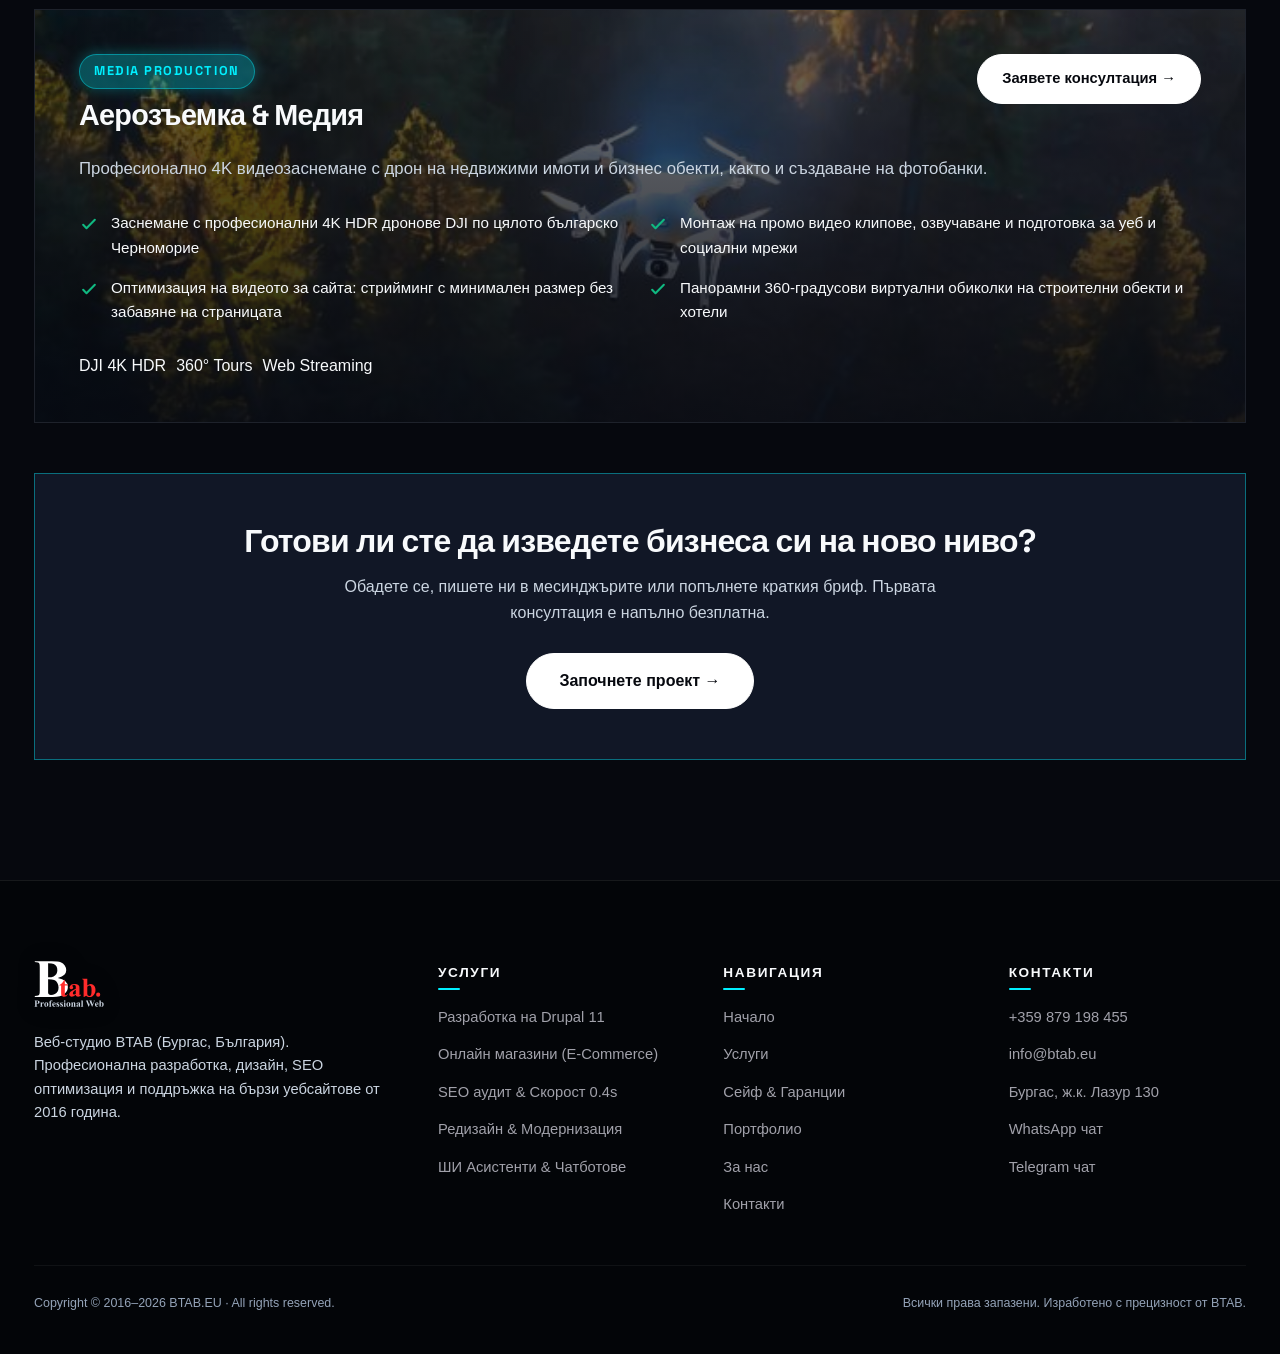
<file: services.html>
<!DOCTYPE html>
<html lang="bg">
<head>
  <meta charset="UTF-8">
  <meta name="viewport" content="width=device-width, initial-scale=1.0">
  <title>Услуги | BTAB — Дигитално Студио Бургас (Drupal 11, E-Commerce, SEO 0.4s)</title>
  <meta name="description" content="Пълен спектър от дигитални инженерни услуги: разработка на Drupal 11, онлайн магазини, SEO оптимизация за скорост 0.4s и AI ботове в България и ЕС.">
  
  <!-- Fonts -->
  <link rel="preconnect" href="https://fonts.googleapis.com">
  <link rel="preconnect" href="https://fonts.gstatic.com" crossorigin>
  <link href="https://fonts.googleapis.com/css2?family=Plus+Jakarta+Sans:wght@300;400;500;600;700;800&family=Space+Grotesk:wght@500;600;700;800&display=swap" rel="stylesheet">
  
  <!-- Stylesheets -->
  <link rel="stylesheet" href="css/main.css">
  <link rel="icon" type="image/svg+xml" href="assets/images/favicon.svg">
</head>
<body data-palette="cyan">

  <!-- ================= HEADER NAVIGATION ================= -->
  <header class="site-header">
    <div class="container header-container">
      <!-- Brand Logo -->
      <a href="index.html" class="brand-link" title="BTAB Web Studio">
        <img src="assets/images/logo.svg" alt="BTAB Web Studio" class="brand-logo-img">
      </a>

      <!-- Desktop Navigation Menu -->
      <nav>
        <ul class="nav-menu" id="nav-menu">
          <li><a href="index.html" class="nav-link" data-i18n="navHome">Начало</a></li>
          <li><a href="services.html" class="nav-link active" data-i18n="navServices">Услуги</a></li>
          <li><a href="vault.html" class="nav-link" data-i18n="navVault">Сейф & Гаранции</a></li>
          <li><a href="portfolio.html" class="nav-link" data-i18n="navPortfolio">Портфолио</a></li>
          <li><a href="about.html" class="nav-link" data-i18n="navAbout">За нас</a></li>
          <li><a href="contacts.html" class="nav-link" data-i18n="navContacts">Контакти</a></li>
        </ul>
      </nav>

      <!-- Action Items & Language Switcher & Palette Switcher -->
      <div class="nav-actions">
        <!-- 5 Color Theme Palette Dots -->
        <div class="palette-dots-wrap" title="Theme Palette">
          <button type="button" class="palette-dot-btn cyan" data-palette="cyan" title="Cyan (Electric Blue)" aria-label="Cyan theme"></button>
          <button type="button" class="palette-dot-btn violet" data-palette="violet" title="Violet (Cyber Purple)" aria-label="Violet theme"></button>
          <button type="button" class="palette-dot-btn emerald" data-palette="emerald" title="Emerald (Matrix Green)" aria-label="Emerald theme"></button>
          <button type="button" class="palette-dot-btn sunset" data-palette="sunset" title="Sunset (Warm Orange)" aria-label="Sunset theme"></button>
          <button type="button" class="palette-dot-btn red" data-palette="red" title="Red (Neon Ruby)" aria-label="Red theme"></button>
        </div>

        <!-- Language Switcher -->
        <div class="lang-switcher" aria-label="Language selection">
          <button type="button" class="lang-btn active" data-lang="BG">BG</button>
          <button type="button" class="lang-btn" data-lang="EN">EN</button>
          <button type="button" class="lang-btn" data-lang="UA">UA</button>
          <button type="button" class="lang-btn" data-lang="RU">RU</button>
        </div>

        <a href="contacts.html" class="btn btn-primary" style="padding: 9px 18px; font-size: 0.85rem;" data-i18n="navDiscuss">
          Започнете проект →
        </a>

        <button type="button" class="mobile-toggle" id="mobile-toggle" aria-label="Toggle navigation">
          <svg width="22" height="22" fill="none" stroke="currentColor" stroke-width="2" viewBox="0 0 24 24">
            <path stroke-linecap="round" stroke-linejoin="round" d="M4 6h16M4 12h16M4 18h16"/>
          </svg>
        </button>
      </div>
    </div>
  </header>

  <!-- ================= SUBPAGE HERO ================= -->
  <section class="subpage-hero">
    <div class="container">
      <div class="breadcrumb-nav">
        <a href="index.html" data-i18n="breadcrumbHome">Начало</a>
        <span>/</span>
        <span data-i18n="breadcrumbServices">Услуги</span>
      </div>
      <div class="badge-bubble" style="margin-bottom: 18px;" data-i18n="servicesPageBadge">
        Инженерна разработка на уеб системи
      </div>
      <h1 class="subpage-title text-gradient" data-i18n="servicesPageTitle">
        Пълен спектър от услуги за дигитален растеж в ЕС
      </h1>
      <p class="subpage-desc" data-i18n="servicesPageDesc">
        От защитени корпоративни портали на Drupal 11 до високонатоварени онлайн магазини с целева скорост до 0.4s (PageSpeed 95–100) и чист код без излишен баласт.
      </p>

      <!-- 4-Stage Engineering Process -->
      <div class="process-steps-grid">
        <div class="process-step-card">
          <div class="process-step-num">01</div>
          <div class="process-step-title" data-i18n="step1Title">01. Анализ & Архитектура</div>
          <p class="process-step-desc" data-i18n="step1Desc">Анализ на бизнес процесите, изграждане на информационна архитектура и схема на данните.</p>
        </div>

        <div class="process-step-card">
          <div class="process-step-num">02</div>
          <div class="process-step-title" data-i18n="step2Title">02. UX/UI Проектиране</div>
          <p class="process-step-desc" data-i18n="step2Desc">Индивидуален дизайн без тежки библиотеки, адаптивен за всички екрани и мобилни устройства.</p>
        </div>

        <div class="process-step-card">
          <div class="process-step-num">03</div>
          <div class="process-step-title" data-i18n="step3Title">03. Чист код & Оптимизация</div>
          <p class="process-step-desc" data-i18n="step3Desc">Разработка на Drupal 11 / OpenCart с PageSpeed 95–100, семантичен код и нулево забавяне.</p>
        </div>

        <div class="process-step-card">
          <div class="process-step-num">04</div>
          <div class="process-step-title" data-i18n="step4Title">04. Тестване & 6м Гаранция</div>
          <p class="process-step-desc" data-i18n="step4Desc">Стрес-тестове, проверка за киберсигурност, официален договор и 6 месеца безплатен съпорт.</p>
        </div>
      </div>
    </div>
  </section>

  <!-- ================= DETAILED SERVICES SECTION ================= -->
  <section class="section">
    <div class="container">
      
      <!-- Service 1: Drupal 11 -->
      <div class="service-full-card service-card--drupal">
        <div class="service-full-header">
          <div>
            <span class="badge-bubble" style="margin-bottom: 10px;">Enterprise CMS</span>
            <h2 style="font-size: 1.8rem; font-weight: 700; color: var(--text-main);" data-i18n="service1Title">Разработка на Drupal 11</h2>
          </div>
          <a href="contacts.html" class="btn btn-primary" data-i18n="serviceBtnConsult">Заявете консултация →</a>
        </div>
        <p style="color: var(--text-muted); font-size: 1.05rem; line-height: 1.7;" data-i18n="service1Desc">
          Корпоративни портали, многоезични платформи и специализирани уеб системи с най-новите стандарти за сигурност и бързина.
        </p>
        <div class="service-full-points">
          <div class="service-point-item">
            <svg width="20" height="20" fill="none" stroke="currentColor" stroke-width="2.5" viewBox="0 0 24 24"><path stroke-linecap="round" stroke-linejoin="round" d="M5 13l4 4L19 7"/></svg>
            <span>Модулна архитектура с пълна поддръжка на Drupal 11 и Twig 3 templates</span>
          </div>
          <div class="service-point-item">
            <svg width="20" height="20" fill="none" stroke="currentColor" stroke-width="2.5" viewBox="0 0 24 24"><path stroke-linecap="round" stroke-linejoin="round" d="M5 13l4 4L19 7"/></svg>
            <span>Вградена защита от SQL injections, XSS и CSRF атаки на банково ниво</span>
          </div>
          <div class="service-point-item">
            <svg width="20" height="20" fill="none" stroke="currentColor" stroke-width="2.5" viewBox="0 0 24 24"><path stroke-linecap="round" stroke-linejoin="round" d="M5 13l4 4L19 7"/></svg>
            <span>Гъвкава таксономия и неограничени видове съдържание (Custom Content Types)</span>
          </div>
          <div class="service-point-item">
            <svg width="20" height="20" fill="none" stroke="currentColor" stroke-width="2.5" viewBox="0 0 24 24"><path stroke-linecap="round" stroke-linejoin="round" d="M5 13l4 4L19 7"/></svg>
            <span>Чист кеш мениджмънт: Varnish, Redis и Cloudflare интеграция за отговор под 0.3s</span>
          </div>
        </div>
        <div style="display: flex; gap: 10px; flex-wrap: wrap;">
          <span class="calc-tag">Drupal 11</span>
          <span class="calc-tag">PHP 8.3</span>
          <span class="calc-tag">PostgreSQL / MySQL</span>
          <span class="calc-tag">Redis Cache</span>
          <span class="calc-tag">Docker Container</span>
        </div>
      </div>

      <!-- Service 2: E-Commerce -->
      <div class="service-full-card service-card--ecommerce">
        <div class="service-full-header">
          <div>
            <span class="badge-bubble" style="margin-bottom: 10px;">E-Commerce Engine</span>
            <h2 style="font-size: 1.8rem; font-weight: 700; color: var(--text-main);" data-i18n="service2Title">Онлайн магазини (E-Commerce)</h2>
          </div>
          <a href="contacts.html" class="btn btn-primary" data-i18n="serviceBtnConsult">Заявете консултация →</a>
        </div>
        <p style="color: var(--text-muted); font-size: 1.05rem; line-height: 1.7;" data-i18n="service2Desc">
          Мащабируеми интернет магазини на OpenCart и Drupal Commerce с картови плащания (Stripe, Борика, myPOS) и складов синхрон.
        </p>
        <div class="service-full-points">
          <div class="service-point-item">
            <svg width="20" height="20" fill="none" stroke="currentColor" stroke-width="2.5" viewBox="0 0 24 24"><path stroke-linecap="round" stroke-linejoin="round" d="M5 13l4 4L19 7"/></svg>
            <span>Едностъпков чекаут (One-Step Checkout) с до 40% по-висока конверсия</span>
          </div>
          <div class="service-point-item">
            <svg width="20" height="20" fill="none" stroke="currentColor" stroke-width="2.5" viewBox="0 0 24 24"><path stroke-linecap="round" stroke-linejoin="round" d="M5 13l4 4L19 7"/></svg>
            <span>Интеграция с куриери в България (Спиди, Еконт) и куриерски мрежи в ЕС (DPD, DHL)</span>
          </div>
          <div class="service-point-item">
            <svg width="20" height="20" fill="none" stroke="currentColor" stroke-width="2.5" viewBox="0 0 24 24"><path stroke-linecap="round" stroke-linejoin="round" d="M5 13l4 4L19 7"/></svg>
            <span>Автоматично издаване на фактури, синхронизация с ERP складови системи</span>
          </div>
          <div class="service-point-item">
            <svg width="20" height="20" fill="none" stroke="currentColor" stroke-width="2.5" viewBox="0 0 24 24"><path stroke-linecap="round" stroke-linejoin="round" d="M5 13l4 4L19 7"/></svg>
            <span>Поддръжка на мултивалутност (BGN, EUR, USD, GBP) и многоезични каталози</span>
          </div>
        </div>
        <div style="display: flex; gap: 10px; flex-wrap: wrap;">
          <span class="calc-tag">OpenCart 4</span>
          <span class="calc-tag">Drupal Commerce</span>
          <span class="calc-tag">Stripe Payments</span>
          <span class="calc-tag">Борика / myPOS</span>
          <span class="calc-tag">ERP Webhooks</span>
        </div>
      </div>

      <!-- Service 3: SEO Audit & Speed 0.4s -->
      <div class="service-full-card service-card--seo">
        <div class="service-full-header">
          <div>
            <span class="badge-bubble" style="margin-bottom: 10px;">Google Speed Benchmark</span>
            <h2 style="font-size: 1.8rem; font-weight: 700; color: var(--text-main);" data-i18n="service3Title">SEO аудит & Скорост 0.4s</h2>
          </div>
          <a href="contacts.html" class="btn btn-primary" data-i18n="serviceBtnConsult">Заявете консултация →</a>
        </div>
        <p style="color: var(--text-muted); font-size: 1.05rem; line-height: 1.7;" data-i18n="service3Desc">
          Оптимизация на Core Web Vitals, почистване на кода и регистрация в търсачките за челни позиции в Google.
        </p>
        <div class="service-full-points">
          <div class="service-point-item">
            <svg width="20" height="20" fill="none" stroke="currentColor" stroke-width="2.5" viewBox="0 0 24 24"><path stroke-linecap="round" stroke-linejoin="round" d="M5 13l4 4L19 7"/></svg>
            <span>Пълно оптимизиране на LCP (под 0.8s), CLS (0.00) и INP (под 50ms)</span>
          </div>
          <div class="service-point-item">
            <svg width="20" height="20" fill="none" stroke="currentColor" stroke-width="2.5" viewBox="0 0 24 24"><path stroke-linecap="round" stroke-linejoin="round" d="M5 13l4 4L19 7"/></svg>
            <span>Внедряване на структурирани данни Schema.org (Product, Organization, FAQ, LocalBusiness)</span>
          </div>
          <div class="service-point-item">
            <svg width="20" height="20" fill="none" stroke="currentColor" stroke-width="2.5" viewBox="0 0 24 24"><path stroke-linecap="round" stroke-linejoin="round" d="M5 13l4 4L19 7"/></svg>
            <span>Конвертиране на всички изображения във формати от следващо поколение WebP / AVIF</span>
          </div>
          <div class="service-point-item">
            <svg width="20" height="20" fill="none" stroke="currentColor" stroke-width="2.5" viewBox="0 0 24 24"><path stroke-linecap="round" stroke-linejoin="round" d="M5 13l4 4L19 7"/></svg>
            <span>Премахване на блокиращи скриптове и нежелан CSS код</span>
          </div>
        </div>
        <div style="display: flex; gap: 10px; flex-wrap: wrap;">
          <span class="calc-tag">PageSpeed 95–100</span>
          <span class="calc-tag">Core Web Vitals</span>
          <span class="calc-tag">Schema.org</span>
          <span class="calc-tag">WebP / AVIF</span>
        </div>
      </div>

      <!-- Service 4: Redesign & Modernization -->
      <div class="service-full-card service-card--redesign">
        <div class="service-full-header">
          <div>
            <span class="badge-bubble" style="margin-bottom: 10px;">Modernization & UI/UX</span>
            <h2 style="font-size: 1.8rem; font-weight: 700; color: var(--text-main);" data-i18n="service4Title">Редизайн & Модернизация</h2>
          </div>
          <a href="contacts.html" class="btn btn-primary" data-i18n="serviceBtnConsult">Заявете консултация →</a>
        </div>
        <p style="color: var(--text-muted); font-size: 1.05rem; line-height: 1.7;" data-i18n="service4Desc">
          Преобразуване на остарели сайтове в съвременни, стилни и удобни дигитални инструменти с висока конверсия.
        </p>
        <div class="service-full-points">
          <div class="service-point-item">
            <svg width="20" height="20" fill="none" stroke="currentColor" stroke-width="2.5" viewBox="0 0 24 24"><path stroke-linecap="round" stroke-linejoin="round" d="M5 13l4 4L19 7"/></svg>
            <span>Прецизен редизайн във Figma с фокус върху мобилно удобство и лесно поръчване</span>
          </div>
          <div class="service-point-item">
            <svg width="20" height="20" fill="none" stroke="currentColor" stroke-width="2.5" viewBox="0 0 24 24"><path stroke-linecap="round" stroke-linejoin="round" d="M5 13l4 4L19 7"/></svg>
            <span>Безопасна миграция на цялата база данни, потребители и SEO URL адреси без загуба на позиции</span>
          </div>
          <div class="service-point-item">
            <svg width="20" height="20" fill="none" stroke="currentColor" stroke-width="2.5" viewBox="0 0 24 24"><path stroke-linecap="round" stroke-linejoin="round" d="M5 13l4 4L19 7"/></svg>
            <span>Премахване на бавни готови шаблони в полза на лек авторски код</span>
          </div>
          <div class="service-point-item">
            <svg width="20" height="20" fill="none" stroke="currentColor" stroke-width="2.5" viewBox="0 0 24 24"><path stroke-linecap="round" stroke-linejoin="round" d="M5 13l4 4L19 7"/></svg>
            <span>А/В тестове на ключови бутони и формуляри за по-висока възвръщаемост</span>
          </div>
        </div>
        <div style="display: flex; gap: 10px; flex-wrap: wrap;">
          <span class="calc-tag">Figma UI/UX</span>
          <span class="calc-tag">Zero SEO Drop</span>
          <span class="calc-tag">Mobile First</span>
        </div>
      </div>

      <!-- Service 5: AI Assistants & Chatbots -->
      <div class="service-full-card service-card--ai">
        <div class="service-full-header">
          <div>
            <span class="badge-bubble" style="margin-bottom: 10px;">Artificial Intelligence</span>
            <h2 style="font-size: 1.8rem; font-weight: 700; color: var(--text-main);" data-i18n="service5Title">ШИ Асистенти & Чатботове</h2>
          </div>
          <a href="contacts.html" class="btn btn-primary" data-i18n="serviceBtnConsult">Заявете консултация →</a>
        </div>
        <p style="color: var(--text-muted); font-size: 1.05rem; line-height: 1.7;" data-i18n="service5Desc">
          Интеграция на интелигентни AI агенти, автоматизация на заявки в WhatsApp и Telegram и директна връзка с CRM.
        </p>
        <div class="service-full-points">
          <div class="service-point-item">
            <svg width="20" height="20" fill="none" stroke="currentColor" stroke-width="2.5" viewBox="0 0 24 24"><path stroke-linecap="round" stroke-linejoin="round" d="M5 13l4 4L19 7"/></svg>
            <span>Обучение на AI модел с вашите продукти, регламенти и ценоразписи</span>
          </div>
          <div class="service-point-item">
            <svg width="20" height="20" fill="none" stroke="currentColor" stroke-width="2.5" viewBox="0 0 24 24"><path stroke-linecap="round" stroke-linejoin="round" d="M5 13l4 4L19 7"/></svg>
            <span>24/7 обслужване на клиенти на български, английски, немски и украински език</span>
          </div>
          <div class="service-point-item">
            <svg width="20" height="20" fill="none" stroke="currentColor" stroke-width="2.5" viewBox="0 0 24 24"><path stroke-linecap="round" stroke-linejoin="round" d="M5 13l4 4L19 7"/></svg>
            <span>Автоматично записване на срещи и предаване на лийд данни в CRM / Google Sheets</span>
          </div>
          <div class="service-point-item">
            <svg width="20" height="20" fill="none" stroke="currentColor" stroke-width="2.5" viewBox="0 0 24 24"><path stroke-linecap="round" stroke-linejoin="round" d="M5 13l4 4L19 7"/></svg>
            <span>Многоканална връзка: сайт уиджет, WhatsApp Business API и Telegram бот</span>
          </div>
        </div>
        <div style="display: flex; gap: 10px; flex-wrap: wrap;">
          <span class="calc-tag">OpenAI / Claude API</span>
          <span class="calc-tag">WhatsApp API</span>
          <span class="calc-tag">Telegram Bot</span>
          <span class="calc-tag">CRM Integration</span>
        </div>
      </div>

      <!-- Service 6: Aerial 4K Video & Media -->
      <div class="service-full-card service-card--drone">
        <div class="service-full-header">
          <div>
            <span class="badge-bubble" style="margin-bottom: 10px;">Media Production</span>
            <h2 style="font-size: 1.8rem; font-weight: 700; color: var(--text-main);" data-i18n="service6Title">Аерозъемка & Медия</h2>
          </div>
          <a href="contacts.html" class="btn btn-primary" data-i18n="serviceBtnConsult">Заявете консултация →</a>
        </div>
        <p style="color: var(--text-muted); font-size: 1.05rem; line-height: 1.7;" data-i18n="service6Desc">
          Професионално 4K видеозаснемане с дрон на недвижими имоти и бизнес обекти, както и създаване на фотобанки.
        </p>
        <div class="service-full-points">
          <div class="service-point-item">
            <svg width="20" height="20" fill="none" stroke="currentColor" stroke-width="2.5" viewBox="0 0 24 24"><path stroke-linecap="round" stroke-linejoin="round" d="M5 13l4 4L19 7"/></svg>
            <span>Заснемане с професионални 4K HDR дронове DJI по цялото българско Черноморие</span>
          </div>
          <div class="service-point-item">
            <svg width="20" height="20" fill="none" stroke="currentColor" stroke-width="2.5" viewBox="0 0 24 24"><path stroke-linecap="round" stroke-linejoin="round" d="M5 13l4 4L19 7"/></svg>
            <span>Монтаж на промо видео клипове, озвучаване и подготовка за уеб и социални мрежи</span>
          </div>
          <div class="service-point-item">
            <svg width="20" height="20" fill="none" stroke="currentColor" stroke-width="2.5" viewBox="0 0 24 24"><path stroke-linecap="round" stroke-linejoin="round" d="M5 13l4 4L19 7"/></svg>
            <span>Оптимизация на видеото за сайта: стрийминг с минимален размер без забавяне на страницата</span>
          </div>
          <div class="service-point-item">
            <svg width="20" height="20" fill="none" stroke="currentColor" stroke-width="2.5" viewBox="0 0 24 24"><path stroke-linecap="round" stroke-linejoin="round" d="M5 13l4 4L19 7"/></svg>
            <span>Панорамни 360-градусови виртуални обиколки на строителни обекти и хотели</span>
          </div>
        </div>
        <div style="display: flex; gap: 10px; flex-wrap: wrap;">
          <span class="calc-tag">DJI 4K HDR</span>
          <span class="calc-tag">360° Tours</span>
          <span class="calc-tag">Web Streaming</span>
        </div>
      </div>

      <!-- CTA Box -->
      <div style="background: var(--bg-surface-elevated); border: 1px solid var(--border-glow); border-radius: var(--radius-xl); padding: 50px 32px; text-align: center; margin-top: 50px;">
        <h3 style="font-size: 2rem; font-weight: 800; margin-bottom: 14px;" data-i18n="contactTitle">Готови ли сте да изведете бизнеса си на ново ниво?</h3>
        <p style="color: var(--text-muted); max-width: 640px; margin: 0 auto 28px; line-height: 1.6;" data-i18n="contactDesc">
          Обадете се, пишете ни в месинджърите или попълнете краткия бриф. Първата консултация е напълно безплатна.
        </p>
        <a href="contacts.html" class="btn btn-primary" style="padding: 14px 32px; font-size: 1rem;" data-i18n="navDiscuss">
          Започнете проект →
        </a>
      </div>

    </div>
  </section>

  <!-- ================= FOOTER ================= -->
  <footer class="site-footer">
    <div class="container footer-container">
      <div class="footer-grid">
        <div class="footer-brand-col">
          <a href="index.html" class="brand-link" style="margin-bottom: 16px;" title="BTAB Web Studio">
            <img src="assets/images/logo.svg" alt="BTAB Web Studio" class="brand-logo-img footer-logo-img">
          </a>
          <p data-i18n="footerDesc">
            Веб-студио BTAB (Бургас, България). Професионална разработка, дизайн, SEO оптимизация и поддръжка на бързи уебсайтове от 2016 година.
          </p>
        </div>

        <div>
          <div class="footer-col-title" data-i18n="footerColServices">Услуги</div>
          <ul class="footer-links">
            <li><a href="services.html" data-i18n="service1Title">Разработка на Drupal 11</a></li>
            <li><a href="services.html" data-i18n="service2Title">Онлайн магазини (E-Commerce)</a></li>
            <li><a href="services.html" data-i18n="service3Title">SEO аудит & Скорост 0.4s</a></li>
            <li><a href="services.html" data-i18n="service4Title">Редизайн & Модернизация</a></li>
            <li><a href="services.html" data-i18n="service5Title">ШИ Асистенти & Чатботове</a></li>
          </ul>
        </div>

        <div>
          <div class="footer-col-title" data-i18n="footerColNav">Навигация</div>
          <ul class="footer-links">
            <li><a href="index.html" data-i18n="navHome">Начало</a></li>
            <li><a href="services.html" data-i18n="navServices">Услуги</a></li>
            <li><a href="vault.html" data-i18n="navVault">Сейф & Гаранции</a></li>
            <li><a href="portfolio.html" data-i18n="navPortfolio">Портфолио</a></li>
            <li><a href="about.html" data-i18n="navAbout">За нас</a></li>
            <li><a href="contacts.html" data-i18n="navContacts">Контакти</a></li>
          </ul>
        </div>

        <div>
          <div class="footer-col-title" data-i18n="footerColContacts">Контакти</div>
          <ul class="footer-links">
            <li><a href="tel:+359879198455">+359 879 198 455</a></li>
            <li><a href="mailto:info@btab.eu">info@btab.eu</a></li>
            <li><a href="contacts.html" data-i18n="footerAddr">Бургас, ж.к. Лазур 130</a></li>
            <li><a href="https://api.whatsapp.com/send?phone=359879198455" target="_blank" rel="noreferrer" data-i18n="footerWhatsapp">WhatsApp чат</a></li>
            <li><a href="https://t.me/btab_eu" target="_blank" rel="noreferrer" data-i18n="footerTelegram">Telegram чат</a></li>
          </ul>
        </div>
      </div>

      <div class="footer-bottom">
        <div>Copyright © 2016–2026 BTAB.EU · All rights reserved.</div>
        <div data-i18n="footerRights">Всички права запазени. Изработено с прецизност от BTAB.</div>
      </div>
    </div>
  </footer>

  <!-- Toast Notification -->
  <div class="toast-notify" id="toast-notify"></div>

  <!-- Scripts -->
  <script src="js/app.js"></script>
</body>
</html>
</file>
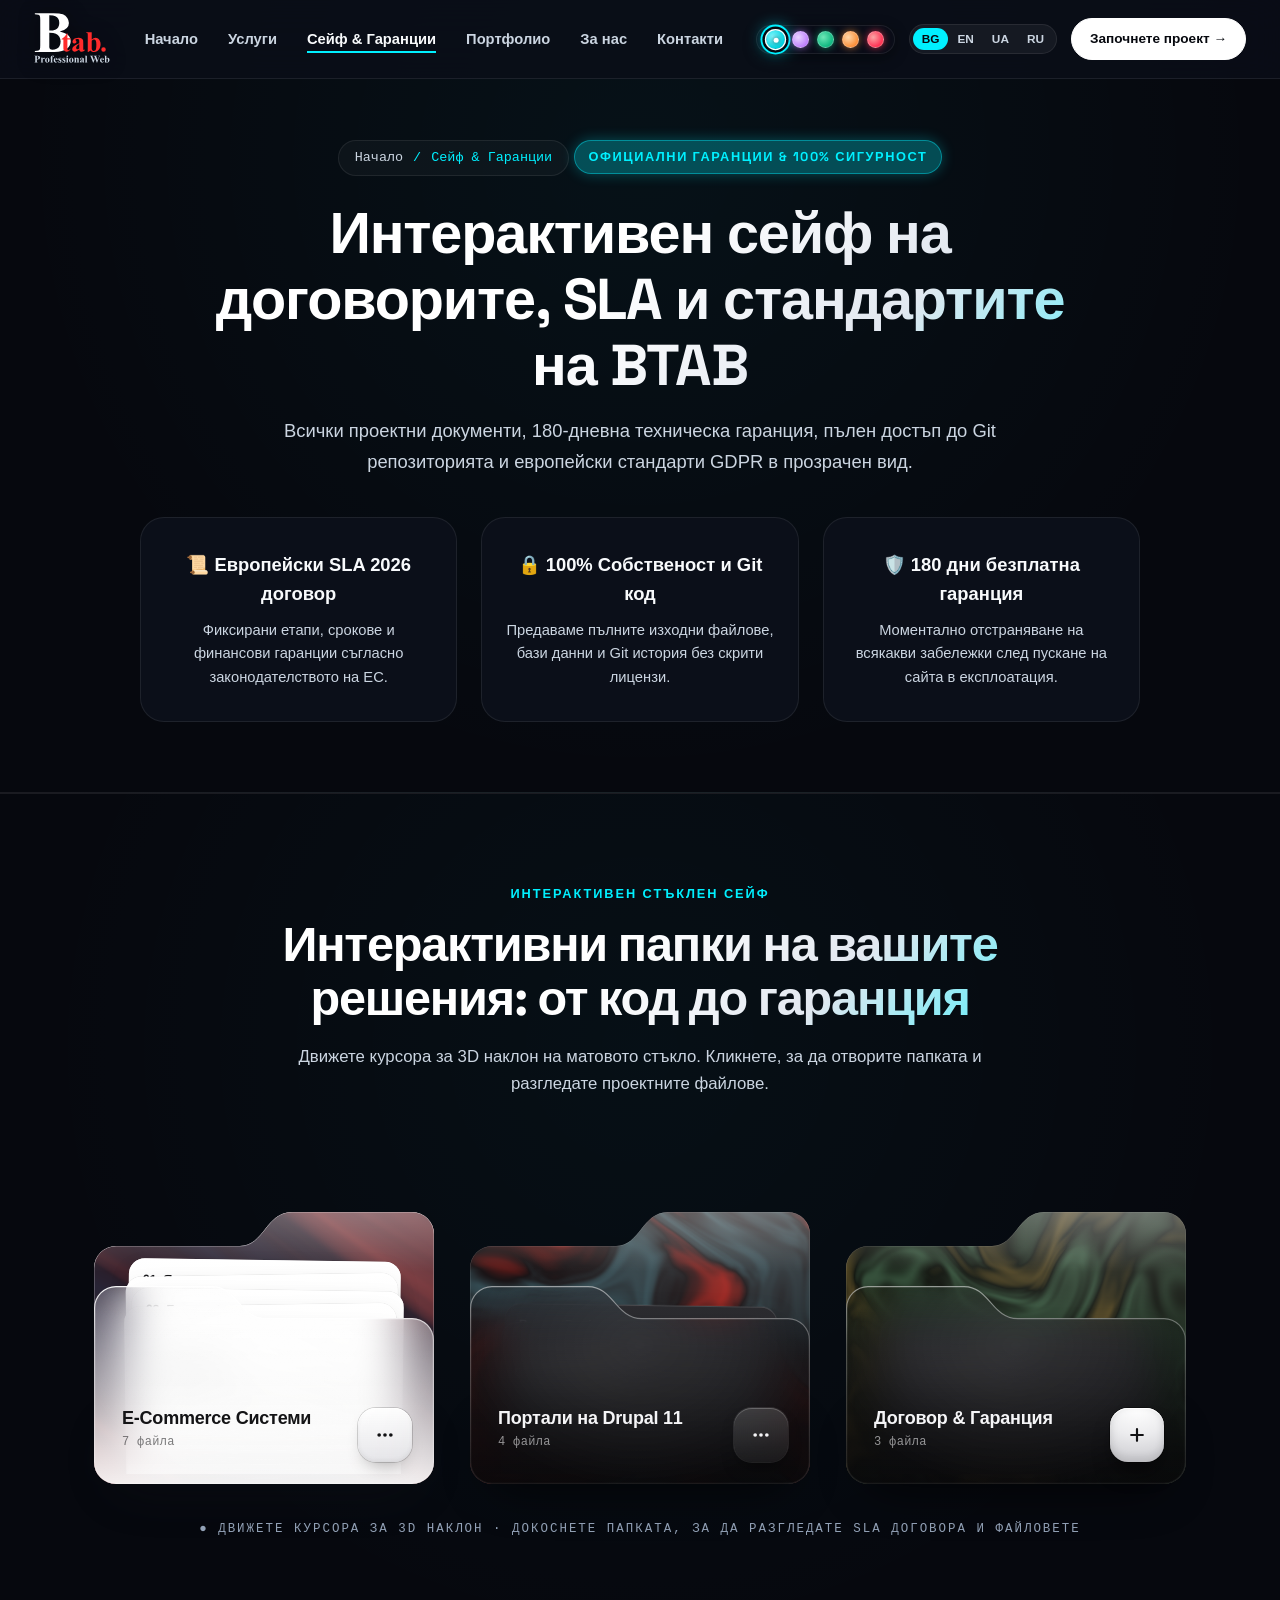
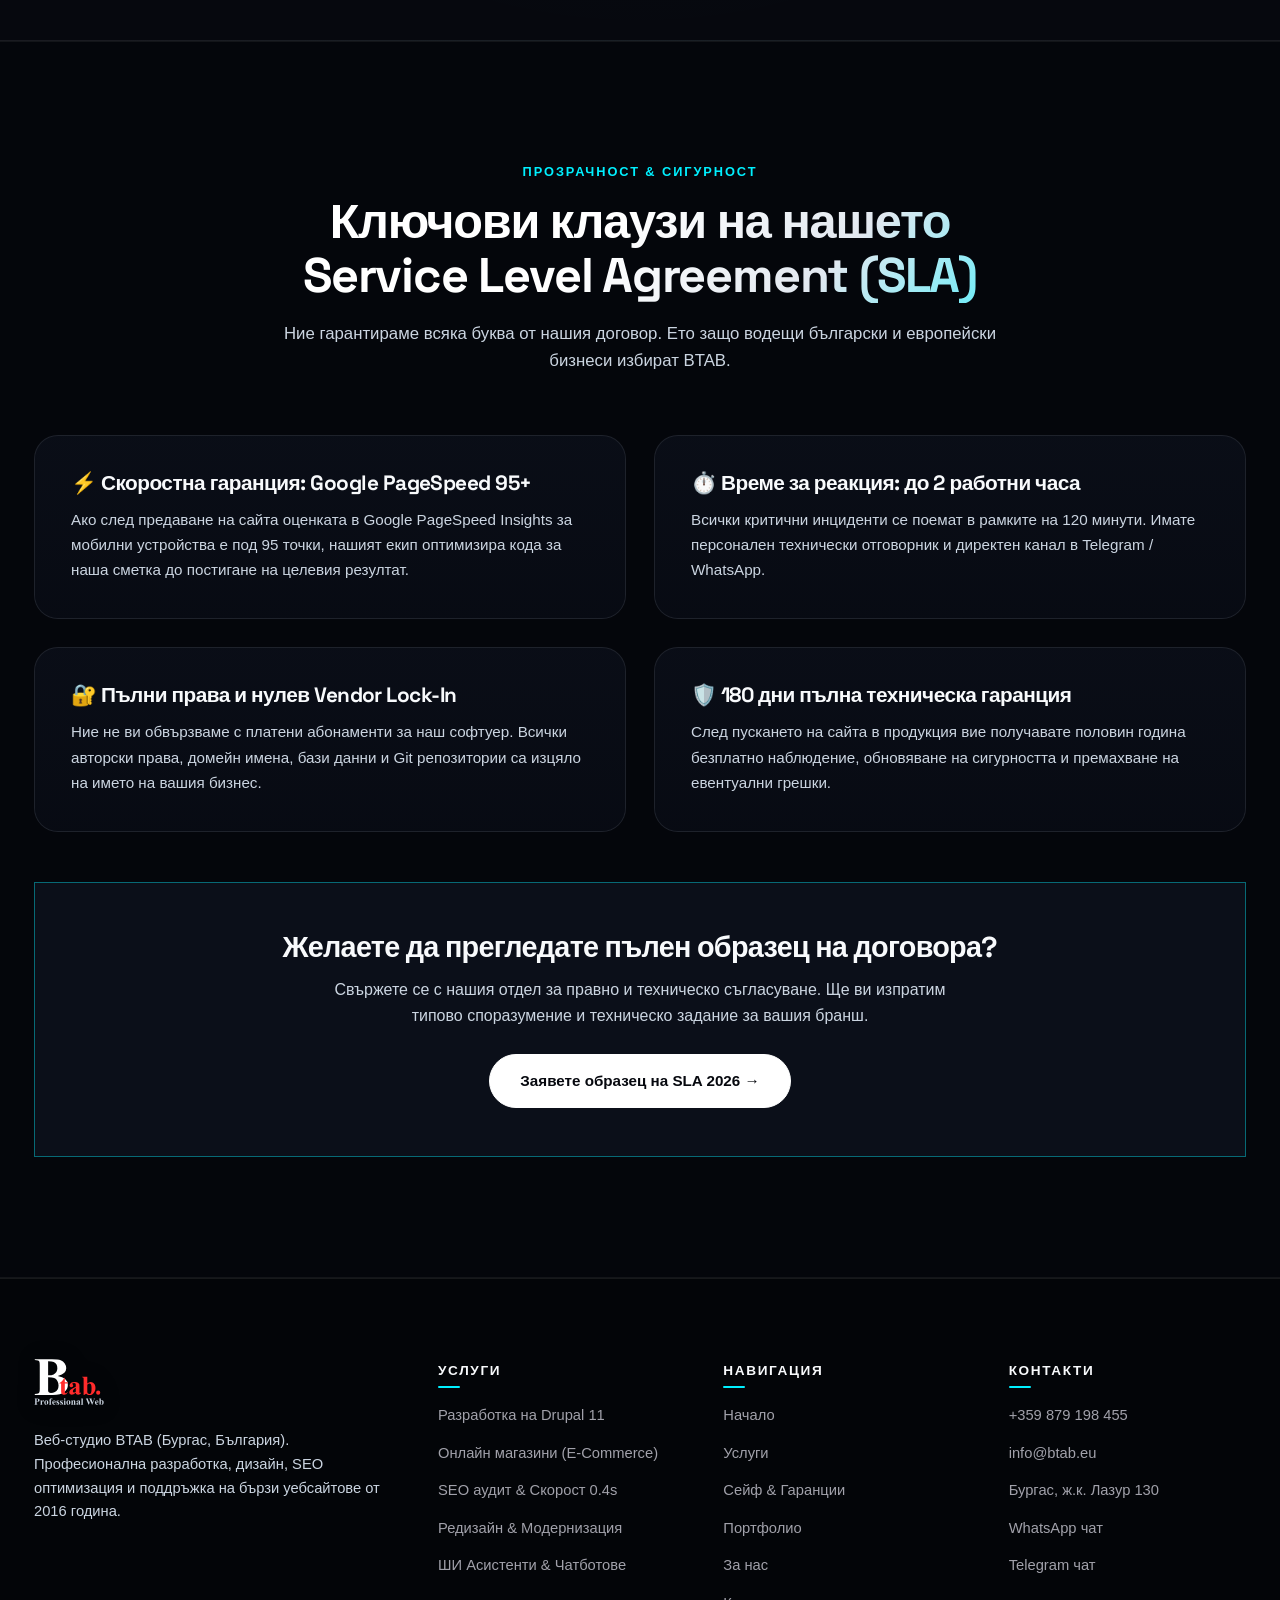
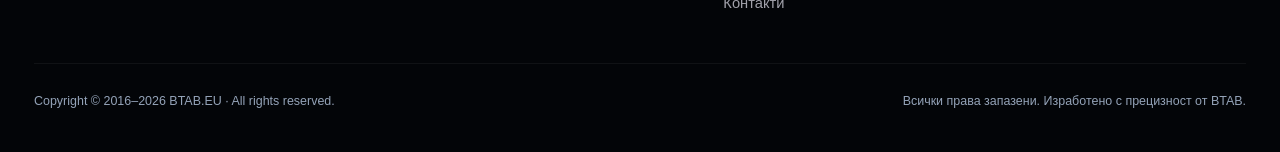
<file: vault.html>
<!DOCTYPE html>
<html lang="bg">
<head>
  <meta charset="UTF-8">
  <meta name="viewport" content="width=device-width, initial-scale=1.0">
  <title>Сейф & Гаранции | BTAB — Европейски SLA 2026 и 100% Собственост на кода</title>
  <meta name="description" content="Интерактивен сейф на гаранциите на студио BTAB: европейски договор за разработка (SLA 2026), 180-дневен гаранционен акт, 100% предаване на изходния код в Git.">
  
  <!-- Fonts -->
  <link rel="preconnect" href="https://fonts.googleapis.com">
  <link rel="preconnect" href="https://fonts.gstatic.com" crossorigin>
  <link href="https://fonts.googleapis.com/css2?family=Plus+Jakarta+Sans:wght@300;400;500;600;700;800&family=Space+Grotesk:wght@500;600;700;800&display=swap" rel="stylesheet">
  
  <!-- Stylesheets -->
  <link rel="stylesheet" href="css/main.css">
  <link rel="icon" type="image/svg+xml" href="assets/images/favicon.svg">
</head>
<body data-palette="cyan">

  <!-- ================= HEADER NAVIGATION ================= -->
  <header class="site-header">
    <div class="container header-container">
      <a href="index.html" class="brand-link" title="BTAB Web Studio">
        <img src="assets/images/logo.svg" alt="BTAB Web Studio" class="brand-logo-img">
      </a>

      <nav>
        <ul class="nav-menu" id="nav-menu">
          <li><a href="index.html" class="nav-link" data-i18n="navHome">Начало</a></li>
          <li><a href="services.html" class="nav-link" data-i18n="navServices">Услуги</a></li>
          <li><a href="vault.html" class="nav-link active" data-i18n="navVault">Сейф & Гаранции</a></li>
          <li><a href="portfolio.html" class="nav-link" data-i18n="navPortfolio">Портфолио</a></li>
          <li><a href="about.html" class="nav-link" data-i18n="navAbout">За нас</a></li>
          <li><a href="contacts.html" class="nav-link" data-i18n="navContacts">Контакти</a></li>
        </ul>
      </nav>

      <div class="nav-actions">
        <div class="palette-dots-wrap" title="Theme Palette">
          <button type="button" class="palette-dot-btn cyan" data-palette="cyan" title="Cyan (Electric Blue)" aria-label="Cyan theme"></button>
          <button type="button" class="palette-dot-btn violet" data-palette="violet" title="Violet (Cyber Purple)" aria-label="Violet theme"></button>
          <button type="button" class="palette-dot-btn emerald" data-palette="emerald" title="Emerald (Matrix Green)" aria-label="Emerald theme"></button>
          <button type="button" class="palette-dot-btn sunset" data-palette="sunset" title="Sunset (Warm Orange)" aria-label="Sunset theme"></button>
          <button type="button" class="palette-dot-btn red" data-palette="red" title="Red (Neon Ruby)" aria-label="Red theme"></button>
        </div>

        <div class="lang-switcher" aria-label="Language selection">
          <button type="button" class="lang-btn active" data-lang="BG">BG</button>
          <button type="button" class="lang-btn" data-lang="EN">EN</button>
          <button type="button" class="lang-btn" data-lang="UA">UA</button>
          <button type="button" class="lang-btn" data-lang="RU">RU</button>
        </div>

        <a href="contacts.html" class="btn btn-primary" style="padding: 9px 18px; font-size: 0.85rem;" data-i18n="navDiscuss">
          Започнете проект →
        </a>

        <button type="button" class="mobile-toggle" id="mobile-toggle" aria-label="Toggle navigation">
          <svg width="22" height="22" fill="none" stroke="currentColor" stroke-width="2" viewBox="0 0 24 24">
            <path stroke-linecap="round" stroke-linejoin="round" d="M4 6h16M4 12h16M4 18h16"/>
          </svg>
        </button>
      </div>
    </div>
  </header>

  <!-- ================= SUBPAGE HERO ================= -->
  <section class="subpage-hero">
    <div class="container">
      <div class="breadcrumb-nav">
        <a href="index.html" data-i18n="breadcrumbHome">Начало</a>
        <span>/</span>
        <span data-i18n="breadcrumbVault">Сейф & Гаранции</span>
      </div>
      <div class="badge-bubble" style="margin-bottom: 18px;" data-i18n="vaultPageBadge">
        Официални гаранции & 100% сигурност
      </div>
      <h1 class="subpage-title text-gradient" data-i18n="vaultPageTitle">
        Интерактивен сейф на договорите, SLA и стандартите на BTAB
      </h1>
      <p class="subpage-desc" data-i18n="vaultPageDesc">
        Всички проектни документи, 180-дневна техническа гаранция, пълен достъп до Git репозиторията и европейски стандарти GDPR в прозрачен вид.
      </p>

      <!-- 3 Pillars Grid -->
      <div class="process-steps-grid" style="grid-template-columns: repeat(3, 1fr); max-width: 1000px; margin: 40px auto 0;">
        <div class="process-step-card">
          <div class="process-step-title" style="font-size: 1.15rem;" data-i18n="vaultPillar1Title">📜 Европейски SLA 2026 договор</div>
          <p class="process-step-desc" data-i18n="vaultPillar1Desc">Фиксирани етапи, срокове и финансови гаранции съгласно законодателството на ЕС.</p>
        </div>
        <div class="process-step-card">
          <div class="process-step-title" style="font-size: 1.15rem;" data-i18n="vaultPillar2Title">🔒 100% Собственост и Git код</div>
          <p class="process-step-desc" data-i18n="vaultPillar2Desc">Предаваме пълните изходни файлове, бази данни и Git история без скрити лицензи.</p>
        </div>
        <div class="process-step-card">
          <div class="process-step-title" style="font-size: 1.15rem;" data-i18n="vaultPillar3Title">🛡️ 180 дни безплатна гаранция</div>
          <p class="process-step-desc" data-i18n="vaultPillar3Desc">Моментално отстраняване на всякакви забележки след пускане на сайта в експлоатация.</p>
        </div>
      </div>
    </div>
  </section>

  <!-- ================= 3D GLASS FOLDERS SHOWCASE ================= -->
  <section class="vault-section" style="padding: 90px 0 100px;">
    <div class="container">
      <div class="section-header">
        <span class="section-eyebrow" data-i18n="vaultEyebrow">Дигитален сейф на проекти</span>
        <h2 class="section-title text-gradient" data-i18n="vaultTitle">Интерактивни папки на вашите решения: от код до гаранция</h2>
        <p class="section-desc" data-i18n="vaultDesc">Задръжте курсора, за да наклоните матовото стъкло. Кликнете, за да отворите папката и разгледате проектните файлове.</p>
      </div>

      <!-- Glass Folders Grid Container -->
      <div class="vault-folders-grid" id="vault-folders-grid">
        <!-- Rendered reactively via app.js with procedural liquid noise and full 3D tilt -->
      </div>

      <p style="text-align: center; margin-top: 36px; font-family: ui-monospace, 'SF Mono', monospace; font-size: 0.78rem; letter-spacing: 0.16em; text-transform: uppercase; color: var(--text-dim);" data-i18n="vaultHint">
        ● Движете курсора за 3D наклон · Кликнете за отваряне · Натиснете + за добавяне на файл
      </p>
    </div>
  </section>

  <!-- ================= DETAILED SLA & LEGAL CLAUSES ================= -->
  <section class="section section-darker">
    <div class="container">
      <div class="section-header">
        <span class="section-eyebrow" data-i18n="slaSectionEyebrow">Прозрачност & Сигурност</span>
        <h2 class="section-title text-gradient" data-i18n="slaSectionTitle">Ключови клаузи на нашето Service Level Agreement (SLA)</h2>
        <p class="section-desc" data-i18n="slaSectionDesc">Ние гарантираме всяка буква от нашия договор. Ето защо водещи български и европейски бизнеси избират BTAB.</p>
      </div>

      <div style="display: grid; grid-template-columns: repeat(2, 1fr); gap: 28px; margin-top: 40px;">
        <div class="service-card" style="padding: 36px;">
          <h3 style="font-size: 1.3rem; font-weight: 700; color: var(--text-main); margin-bottom: 12px;" data-i18n="slaCard1Title">⚡ Скоростна гаранция: Google PageSpeed 95+</h3>
          <p style="color: var(--text-muted); font-size: 0.95rem; line-height: 1.65;" data-i18n="slaCard1Desc">
            Ако след предаване на сайта оценката в Google PageSpeed Insights за мобилни устройства е под 95 точки, нашият екип оптимизира кода за наша сметка до постигане на целевия резултат.
          </p>
        </div>

        <div class="service-card" style="padding: 36px;">
          <h3 style="font-size: 1.3rem; font-weight: 700; color: var(--text-main); margin-bottom: 12px;" data-i18n="slaCard2Title">⏱️ Време за реакция: до 2 работни часа</h3>
          <p style="color: var(--text-muted); font-size: 0.95rem; line-height: 1.65;" data-i18n="slaCard2Desc">
            Всички критични инциденти се поемат в рамките на 120 минути. Имате персонален технически отговорник и директен канал в Telegram / WhatsApp.
          </p>
        </div>

        <div class="service-card" style="padding: 36px;">
          <h3 style="font-size: 1.3rem; font-weight: 700; color: var(--text-main); margin-bottom: 12px;" data-i18n="slaCard3Title">🔐 Пълни права и нулев Vendor Lock-In</h3>
          <p style="color: var(--text-muted); font-size: 0.95rem; line-height: 1.65;" data-i18n="slaCard3Desc">
            Ние не ви обвързваме с платени абонаменти за наш софтуер. Всички авторски права, домейн имена, бази данни и Git репозитории са изцяло на името на вашия бизнес.
          </p>
        </div>

        <div class="service-card" style="padding: 36px;">
          <h3 style="font-size: 1.3rem; font-weight: 700; color: var(--text-main); margin-bottom: 12px;" data-i18n="slaCard4Title">🛡️ 180 дни пълна техническа гаранция</h3>
          <p style="color: var(--text-muted); font-size: 0.95rem; line-height: 1.65;" data-i18n="slaCard4Desc">
            След пускането на сайта в продукция вие получавате половин година безплатно наблюдение, обновяване на сигурността и премахване на евентуални грешки.
          </p>
        </div>
      </div>

      <!-- CTA Box -->
      <div style="background: var(--bg-surface); border: 1px solid var(--border-glow); border-radius: var(--radius-xl); padding: 48px 32px; text-align: center; margin-top: 50px;">
        <h3 style="font-size: 1.8rem; font-weight: 800; margin-bottom: 14px;" data-i18n="slaCtaTitle">Желаете да прегледате пълен образец на договора?</h3>
        <p style="color: var(--text-muted); max-width: 620px; margin: 0 auto 26px; line-height: 1.6;" data-i18n="slaCtaDesc">
          Свържете се с нашия отдел за правно и техническо съгласуване. Ще ви изпратим типово споразумение и техническо задание за вашия бранш.
        </p>
        <a href="contacts.html" class="btn btn-primary" style="padding: 14px 30px; font-size: 0.95rem;" data-i18n="slaCtaBtn">
          Заявете образец на SLA 2026 →
        </a>
      </div>
    </div>
  </section>

  <!-- ================= FOOTER ================= -->
  <footer class="site-footer">
    <div class="container footer-container">
      <div class="footer-grid">
        <div class="footer-brand-col">
          <a href="index.html" class="brand-link" style="margin-bottom: 16px;" title="BTAB Web Studio">
            <img src="assets/images/logo.svg" alt="BTAB Web Studio" class="brand-logo-img footer-logo-img">
          </a>
          <p data-i18n="footerDesc">
            Веб-студио BTAB (Бургас, България). Професионална разработка, дизайн, SEO оптимизация и поддръжка на бързи уебсайтове от 2016 година.
          </p>
        </div>

        <div>
          <div class="footer-col-title" data-i18n="footerColServices">Услуги</div>
          <ul class="footer-links">
            <li><a href="services.html" data-i18n="service1Title">Разработка на Drupal 11</a></li>
            <li><a href="services.html" data-i18n="service2Title">Онлайн магазини (E-Commerce)</a></li>
            <li><a href="services.html" data-i18n="service3Title">SEO аудит & Скорост 0.4s</a></li>
            <li><a href="services.html" data-i18n="service4Title">Редизайн & Модернизация</a></li>
            <li><a href="services.html" data-i18n="service5Title">ШИ Асистенти & Чатботове</a></li>
          </ul>
        </div>

        <div>
          <div class="footer-col-title" data-i18n="footerColNav">Навигация</div>
          <ul class="footer-links">
            <li><a href="index.html" data-i18n="navHome">Начало</a></li>
            <li><a href="services.html" data-i18n="navServices">Услуги</a></li>
            <li><a href="vault.html" data-i18n="navVault">Сейф & Гаранции</a></li>
            <li><a href="portfolio.html" data-i18n="navPortfolio">Портфолио</a></li>
            <li><a href="about.html" data-i18n="navAbout">За нас</a></li>
            <li><a href="contacts.html" data-i18n="navContacts">Контакти</a></li>
          </ul>
        </div>

        <div>
          <div class="footer-col-title" data-i18n="footerColContacts">Контакти</div>
          <ul class="footer-links">
            <li><a href="tel:+359879198455">+359 879 198 455</a></li>
            <li><a href="mailto:info@btab.eu">info@btab.eu</a></li>
            <li><a href="contacts.html" data-i18n="footerAddr">Бургас, ж.к. Лазур 130</a></li>
            <li><a href="https://api.whatsapp.com/send?phone=359879198455" target="_blank" rel="noreferrer" data-i18n="footerWhatsapp">WhatsApp чат</a></li>
            <li><a href="https://t.me/btab_eu" target="_blank" rel="noreferrer" data-i18n="footerTelegram">Telegram чат</a></li>
          </ul>
        </div>
      </div>

      <div class="footer-bottom">
        <div>Copyright © 2016–2026 BTAB.EU · All rights reserved.</div>
        <div data-i18n="footerRights">Всички права запазени. Изработено с прецизност от BTAB.</div>
      </div>
    </div>
  </footer>

  <!-- ================= CASE STUDY / VAULT DETAIL MODAL ================= -->
  <div class="modal-backdrop" id="case-modal" role="dialog" aria-modal="true">
    <div class="modal-content">
      <button type="button" class="modal-close-btn" aria-label="Close modal">✕</button>
      <h3 id="modal-case-title" style="font-size: 1.6rem; margin-bottom: 20px; padding-right: 40px;"></h3>
      <div id="modal-case-body"></div>
    </div>
  </div>

  <!-- Toast Notification -->
  <div class="toast-notify" id="toast-notify"></div>

  <!-- Scripts -->
  <script src="js/app.js"></script>
</body>
</html>
</file>
<file: css/main.css>
/* ==========================================================================
   BTAB DIGITAL AGENCY — BUBBLE POSTER DESIGN SYSTEM (2026 EDITION)
   Inspired by 21st.dev Astro Association / Bubble Poster Architecture
   Built for Drupal 11 Theme Compatibility & 99+ PageSpeed
   ========================================================================== */

:root {
  /* Default Palette: Cyan Electric */
  --bg-main: #06080e;
  --bg-surface: #0b0f19;
  --bg-surface-elevated: #111726;
  --bg-glass: rgba(11, 15, 25, 0.78);
  --border-subtle: rgba(255, 255, 255, 0.08);
  --border-glow: rgba(0, 240, 255, 0.35);

  --text-main: #f8fafc;
  --text-muted: #cbd5e1;
  --text-dim: #94a3b8;

  /* Theme Accents (Switchable) */
  --accent-primary: #00f0ff;
  --accent-primary-glow: rgba(0, 240, 255, 0.22);
  --accent-secondary: #3b82f6;
  --accent-secondary-glow: rgba(59, 130, 246, 0.2);
  --accent-emerald: #10b981;
  --accent-emerald-glow: rgba(16, 185, 129, 0.18);
  --accent-coral: #ff334b;
  --accent-purple: #a855f7;

  /* Typography */
  --font-heading: 'Space Grotesk', -apple-system, BlinkMacSystemFont, 'Segoe UI', Roboto, sans-serif;
  --font-body: 'Inter', -apple-system, BlinkMacSystemFont, 'Segoe UI', Roboto, sans-serif;

  /* Layout */
  --container-max: 1260px;
  --radius-sm: 8px;
  --radius-md: 14px;
  --radius-lg: 24px;
  --radius-full: 9999px;
  --transition-fast: 0.18s ease;
  --transition-normal: 0.28s cubic-bezier(0.16, 1, 0.3, 1);
}

/* Theme Palette Presets */
body[data-palette="cyan"] {
  --accent-primary: #00f0ff;
  --accent-primary-glow: rgba(0, 240, 255, 0.28);
  --accent-primary-rgb: 0, 240, 255;
  --accent-secondary: #3b82f6;
  --border-glow: rgba(0, 240, 255, 0.4);
}

body[data-palette="violet"] {
  --accent-primary: #c084fc;
  --accent-primary-glow: rgba(192, 132, 252, 0.28);
  --accent-primary-rgb: 192, 132, 252;
  --accent-secondary: #818cf8;
  --border-glow: rgba(192, 132, 252, 0.4);
}

body[data-palette="emerald"] {
  --accent-primary: #10b981;
  --accent-primary-glow: rgba(16, 185, 129, 0.28);
  --accent-primary-rgb: 16, 185, 129;
  --accent-secondary: #06b6d4;
  --border-glow: rgba(16, 185, 129, 0.4);
}

body[data-palette="sunset"] {
  --accent-primary: #fb923c;
  --accent-primary-glow: rgba(251, 146, 60, 0.28);
  --accent-primary-rgb: 251, 146, 60;
  --accent-secondary: #f43f5e;
  --border-glow: rgba(251, 146, 60, 0.4);
}

body[data-palette="red"],
body[data-palette="ruby"] {
  --accent-primary: #ff3355;
  --accent-primary-glow: rgba(255, 51, 85, 0.32);
  --accent-primary-rgb: 255, 51, 85;
  --accent-secondary: #ff6b81;
  --border-glow: rgba(255, 51, 85, 0.45);
}

/* Base Resets */
*, *::before, *::after {
  box-sizing: border-box;
  margin: 0;
  padding: 0;
}

html {
  scroll-behavior: smooth;
  font-size: 16px;
  background-color: var(--bg-main);
  color: var(--text-main);
  -webkit-font-smoothing: antialiased;
  -moz-osx-font-smoothing: grayscale;
}

body {
  font-family: var(--font-body);
  line-height: 1.6;
  overflow-x: hidden;
  background-color: var(--bg-main);
  color: var(--text-main);
  position: relative;
}

/* Poster Orbital Background Lines */
.orbital-canvas-bg {
  position: fixed;
  inset: 0;
  pointer-events: none;
  z-index: 0;
  overflow: hidden;
}

.orbital-circle {
  position: absolute;
  border-radius: 50%;
  border: 1px solid rgba(255, 255, 255, 0.035);
  pointer-events: none;
}

.orbital-circle-1 {
  width: 900px;
  height: 900px;
  top: -200px;
  left: 50%;
  transform: translateX(-50%);
  border-color: rgba(0, 240, 255, 0.05);
}

.orbital-circle-2 {
  width: 1500px;
  height: 1500px;
  top: -350px;
  left: 50%;
  transform: translateX(-50%);
}

.orbital-circle-3 {
  width: 2200px;
  height: 2200px;
  top: -600px;
  left: 50%;
  transform: translateX(-50%);
}

img, svg {
  display: block;
  max-width: 100%;
}

a {
  color: inherit;
  text-decoration: none;
  transition: all var(--transition-fast);
}

button, input, select, textarea {
  font-family: inherit;
  font-size: inherit;
  color: inherit;
}

/* Typography */
h1, h2, h3, h4, .font-heading {
  font-family: var(--font-heading);
  font-weight: 800;
  line-height: 1.12;
  letter-spacing: -0.025em;
}

.text-gradient {
  background: linear-gradient(135deg, #ffffff 45%, #e2e8f0 75%, var(--accent-primary) 120%);
  -webkit-background-clip: text;
  -webkit-text-fill-color: transparent;
  transition: all 0.3s ease;
}

.text-accent,
.text-cyan {
  color: var(--accent-primary);
  transition: color 0.3s ease;
}

.badge-bubble {
  display: inline-flex;
  align-items: center;
  padding: 6px 14px;
  background: var(--accent-primary-glow);
  color: var(--accent-primary);
  border: 1px solid var(--border-glow);
  border-radius: var(--radius-full);
  font-family: var(--font-heading);
  font-size: 0.8rem;
  font-weight: 700;
  letter-spacing: 0.12em;
  text-transform: uppercase;
  box-shadow: 0 0 14px var(--accent-primary-glow);
  transition: all 0.3s ease;
}

.text-emerald {
  color: var(--accent-emerald);
}

.container {
  width: 100%;
  max-width: var(--container-max);
  margin-left: auto;
  margin-right: auto;
  padding-left: 24px;
  padding-right: 24px;
  position: relative;
  z-index: 2;
}

/* Navigation Bar */
.navbar,
.site-header {
  position: fixed;
  top: 0;
  left: 0;
  right: 0;
  z-index: 1000;
  background: var(--bg-glass);
  backdrop-filter: blur(18px);
  -webkit-backdrop-filter: blur(18px);
  border-bottom: 1px solid var(--border-subtle);
  transition: all var(--transition-normal);
}

.navbar-inner,
.header-container {
  display: flex;
  align-items: center;
  justify-content: space-between;
  height: 78px;
}

.brand-link {
  display: inline-flex;
  align-items: center;
  text-decoration: none;
  transition: transform var(--transition-fast), opacity var(--transition-fast);
}

.brand-link:hover {
  transform: translateY(-1px);
}

.brand-logo-wrap {
  display: flex;
  align-items: center;
  justify-content: center;
}

.brand-logo-img {
  height: 52px;
  width: auto;
  max-width: 140px;
  display: block;
  object-fit: contain;
  filter: drop-shadow(0 2px 10px rgba(0, 0, 0, 0.45));
  transition: transform var(--transition-fast), filter var(--transition-fast);
}

.brand-link:hover .brand-logo-img {
  transform: scale(1.03);
  filter: drop-shadow(0 4px 18px rgba(255, 43, 43, 0.35)) drop-shadow(0 2px 8px rgba(0, 0, 0, 0.6));
}

.footer-logo-img {
  height: 48px;
  margin-bottom: 6px;
}

@media (max-width: 768px) {
  .brand-logo-img {
    height: 42px;
  }
}

.brand-issue-pill {
  font-family: var(--font-heading);
  font-size: 0.72rem;
  font-weight: 700;
  background: rgba(255, 255, 255, 0.06);
  border: 1px solid var(--border-subtle);
  padding: 2px 8px;
  border-radius: var(--radius-full);
  color: var(--text-muted);
  margin-left: 6px;
}

.nav-menu {
  display: flex;
  align-items: center;
  gap: 30px;
  list-style: none;
}

.nav-link {
  font-size: 0.92rem;
  font-weight: 600;
  color: var(--text-muted);
  position: relative;
  padding: 6px 0;
}

.nav-link:hover, .nav-link.active {
  color: var(--text-main);
}

.nav-link::after {
  content: '';
  position: absolute;
  bottom: 0;
  left: 0;
  width: 0;
  height: 2px;
  background: var(--accent-primary);
  transition: width var(--transition-fast);
}

.nav-link:hover::after, .nav-link.active::after {
  width: 100%;
}

.nav-actions {
  display: flex;
  align-items: center;
  gap: 14px;
}

/* Palette Dots Switcher */
.palette-dots-wrap {
  display: flex;
  align-items: center;
  gap: 8px;
  padding: 5px 10px;
  background: rgba(11, 15, 25, 0.85);
  backdrop-filter: blur(12px);
  border: 1px solid var(--border-subtle);
  border-radius: var(--radius-full);
  box-shadow: 0 4px 14px rgba(0, 0, 0, 0.4);
}

.palette-dot-btn {
  width: 17px;
  height: 17px;
  border-radius: 50%;
  border: 1.5px solid rgba(255, 255, 255, 0.25);
  cursor: pointer;
  transition: transform 0.22s cubic-bezier(0.34, 1.56, 0.64, 1), box-shadow 0.22s ease, border-color 0.22s ease;
  outline: none;
  position: relative;
  padding: 0;
  display: inline-flex;
  align-items: center;
  justify-content: center;
}

.palette-dot-btn:hover {
  transform: scale(1.28);
  border-color: #ffffff;
}

/* Individual Colors (vivid, clear, glowing) */
.palette-dot-btn.cyan,
.palette-dot-btn[data-palette="cyan"],
.palette-dot-cyan {
  background: radial-gradient(circle at 35% 35%, #80f8ff, #00d2e0 70%, #0099a8);
  box-shadow: 0 0 7px rgba(0, 240, 255, 0.65);
}

.palette-dot-btn.violet,
.palette-dot-btn[data-palette="violet"],
.palette-dot-violet {
  background: radial-gradient(circle at 35% 35%, #e9d5ff, #c084fc 70%, #9333ea);
  box-shadow: 0 0 7px rgba(192, 132, 252, 0.65);
}

.palette-dot-btn.emerald,
.palette-dot-btn[data-palette="emerald"],
.palette-dot-emerald {
  background: radial-gradient(circle at 35% 35%, #6ee7b7, #10b981 70%, #047857);
  box-shadow: 0 0 7px rgba(16, 185, 129, 0.65);
}

.palette-dot-btn.sunset,
.palette-dot-btn[data-palette="sunset"],
.palette-dot-sunset {
  background: radial-gradient(circle at 35% 35%, #fed7aa, #fb923c 70%, #ea580c);
  box-shadow: 0 0 7px rgba(251, 146, 60, 0.65);
}

.palette-dot-btn.red,
.palette-dot-btn[data-palette="red"],
.palette-dot-btn[data-palette="ruby"],
.palette-dot-red {
  background: radial-gradient(circle at 35% 35%, #fca5a5, #ff3355 70%, #dc2626);
  box-shadow: 0 0 7px rgba(255, 51, 85, 0.7);
}

/* Active State indicator: distinct ring + inner white pip + neon aura */
.palette-dot-btn.active {
  transform: scale(1.25);
  border-color: #ffffff;
}

.palette-dot-btn.cyan.active,
.palette-dot-btn[data-palette="cyan"].active {
  box-shadow: 0 0 0 2px #06080e, 0 0 0 3.5px #00f0ff, 0 0 14px rgba(0, 240, 255, 0.95);
}

.palette-dot-btn.violet.active,
.palette-dot-btn[data-palette="violet"].active {
  box-shadow: 0 0 0 2px #06080e, 0 0 0 3.5px #c084fc, 0 0 14px rgba(192, 132, 252, 0.95);
}

.palette-dot-btn.emerald.active,
.palette-dot-btn[data-palette="emerald"].active {
  box-shadow: 0 0 0 2px #06080e, 0 0 0 3.5px #10b981, 0 0 14px rgba(16, 185, 129, 0.95);
}

.palette-dot-btn.sunset.active,
.palette-dot-btn[data-palette="sunset"].active {
  box-shadow: 0 0 0 2px #06080e, 0 0 0 3.5px #fb923c, 0 0 14px rgba(251, 146, 60, 0.95);
}

.palette-dot-btn.red.active,
.palette-dot-btn[data-palette="red"].active,
.palette-dot-btn[data-palette="ruby"].active {
  box-shadow: 0 0 0 2px #06080e, 0 0 0 3.5px #ff3355, 0 0 14px rgba(255, 51, 85, 0.95);
}

.palette-dot-btn.active::after {
  content: "";
  width: 4px;
  height: 4px;
  background: #ffffff;
  border-radius: 50%;
  box-shadow: 0 0 4px rgba(0, 0, 0, 0.7);
}

/* Language Switcher */
.lang-switcher {
  display: flex;
  align-items: center;
  background: rgba(255, 255, 255, 0.05);
  border: 1px solid var(--border-subtle);
  border-radius: var(--radius-full);
  padding: 3px;
}

.lang-btn {
  background: transparent;
  border: none;
  padding: 4px 9px;
  font-size: 0.74rem;
  font-weight: 700;
  color: var(--text-muted);
  border-radius: var(--radius-full);
  cursor: pointer;
  transition: all var(--transition-fast);
}

.lang-btn.active {
  background: var(--accent-primary);
  color: #06080e;
}

/* Buttons */
.btn {
  display: inline-flex;
  align-items: center;
  justify-content: center;
  gap: 10px;
  padding: 12px 24px;
  border-radius: var(--radius-full);
  font-size: 0.92rem;
  font-weight: 700;
  cursor: pointer;
  transition: all var(--transition-fast);
  border: 1px solid transparent;
}

.btn-primary {
  background: #ffffff;
  color: #06080e;
  border-color: #ffffff;
}

.btn-primary:hover {
  background: var(--accent-primary);
  border-color: var(--accent-primary);
  box-shadow: 0 0 26px var(--accent-primary-glow);
  transform: translateY(-2px);
}

.btn-secondary {
  background: rgba(255, 255, 255, 0.05);
  color: var(--text-main);
  border-color: var(--border-subtle);
}

.btn-secondary:hover {
  background: rgba(255, 255, 255, 0.1);
  border-color: rgba(255, 255, 255, 0.25);
  transform: translateY(-2px);
}

.btn-cyan {
  background: var(--accent-primary);
  color: #06080e;
  border-color: var(--accent-primary);
}

.btn-cyan:hover {
  box-shadow: 0 0 30px var(--accent-primary-glow);
  transform: translateY(-2px);
}

.mobile-toggle {
  display: none;
  background: transparent;
  border: 1px solid var(--border-subtle);
  border-radius: var(--radius-sm);
  color: var(--text-main);
  width: 40px;
  height: 40px;
  align-items: center;
  justify-content: center;
  cursor: pointer;
}

/* ================= HERO SECTION (BUBBLE POSTER HERO) ================= */
.hero-section {
  position: relative;
  padding-top: 140px;
  padding-bottom: 80px;
  overflow: hidden;
}

/* Bubble Wordmark Hero Container */
.bubble-poster-hero {
  position: relative;
  margin-bottom: 56px;
}

.bubble-wordmark-wrapper {
  position: relative;
  width: 100%;
  height: 280px;
  border-radius: var(--radius-lg);
  overflow: hidden;
  background: radial-gradient(circle at 50% 50%, #0d1322 0%, #06080e 100%);
  border: 1px solid var(--border-subtle);
  display: flex;
  align-items: center;
  justify-content: center;
  box-shadow: 0 20px 60px rgba(0, 0, 0, 0.8), 0 0 50px rgba(var(--accent-primary-rgb, 0, 240, 255), calc(var(--mouse-active, 0) * 0.35));
  transition: border-color 0.3s ease, box-shadow 0.3s ease;
}

/* Ambient glass reflection spotlight following the mouse */
.bubble-wordmark-wrapper::before {
  content: '';
  position: absolute;
  inset: 0;
  border-radius: inherit;
  background: radial-gradient(
    360px circle at var(--mouse-x, -500px) var(--mouse-y, -500px),
    rgba(var(--accent-primary-rgb, 0, 240, 255), 0.35) 0%,
    rgba(var(--accent-primary-rgb, 0, 240, 255), 0.20) 35%,
    var(--accent-secondary) 65%,
    transparent 85%
  );
  pointer-events: none;
  z-index: 1;
  opacity: var(--mouse-active, 0);
  transition: opacity 0.3s ease;
}

/* Dynamic neon perimeter border spotlight */
.bubble-wordmark-wrapper::after {
  content: '';
  position: absolute;
  inset: -1px;
  border-radius: inherit;
  padding: 1.5px;
  background: radial-gradient(
    320px circle at var(--mouse-x, -500px) var(--mouse-y, -500px),
    var(--accent-primary) 0%,
    var(--accent-secondary) 35%,
    rgba(var(--accent-primary-rgb, 0, 240, 255), 0.5) 60%,
    transparent 80%
  );
  -webkit-mask: linear-gradient(#fff 0 0) content-box, linear-gradient(#fff 0 0);
  -webkit-mask-composite: xor;
  mask-composite: exclude;
  pointer-events: none;
  z-index: 5;
  opacity: var(--mouse-active, 0);
  transition: opacity 0.35s ease;
}

/* Canvas where bubbles bounce and pop */
#bubble-canvas {
  position: absolute;
  inset: 0;
  width: 100%;
  height: 100%;
  cursor: pointer;
  z-index: 2;
}

/* SVG Text Mask overlay */
.wordmark-mask-overlay {
  position: absolute;
  inset: 0;
  width: 100%;
  height: 100%;
  pointer-events: none;
  display: flex;
  align-items: center;
  justify-content: center;
  z-index: 3;
}

.wordmark-svg-text {
  width: 94%;
  height: auto;
  user-select: none;
  filter: drop-shadow(0 4px 20px rgba(0, 0, 0, 0.5));
}

#btab-glow-text {
  filter: drop-shadow(0 0 6px #ffffff) drop-shadow(0 0 16px rgba(0, 240, 255, 0.95)) drop-shadow(0 0 32px rgba(0, 240, 255, 0.75));
  pointer-events: none;
  transition: opacity 0.25s ease;
}

.bubble-hero-meta {
  display: flex;
  align-items: flex-end;
  justify-content: space-between;
  margin-top: 18px;
}

.bubble-issue-badge {
  font-family: var(--font-heading);
  font-size: clamp(3rem, 6vw, 4.8rem);
  font-weight: 800;
  line-height: 1;
  color: #ffffff;
  letter-spacing: -0.04em;
}

.bubble-caption-hint {
  display: inline-flex;
  align-items: center;
  gap: 8px;
  font-size: 0.78rem;
  letter-spacing: 0.12em;
  text-transform: uppercase;
  color: var(--accent-primary);
  font-weight: 700;
}

.bubble-caption-dot {
  width: 8px;
  height: 8px;
  border-radius: 50%;
  background: var(--accent-primary);
  box-shadow: 0 0 10px var(--accent-primary);
  animation: pulse-ring 2s infinite;
}

@keyframes pulse-ring {
  0% { transform: scale(0.9); opacity: 0.7; }
  50% { transform: scale(1.4); opacity: 1; }
  100% { transform: scale(0.9); opacity: 0.7; }
}

/* Hero Content Grid below Wordmark */
.hero-content-grid {
  display: grid;
  grid-template-columns: 1.15fr 0.85fr;
  gap: 48px;
  align-items: center;
  margin-top: 40px;
}

.hero-editorial-asterisk {
  font-size: 2.2rem;
  color: var(--accent-primary);
  line-height: 1;
  margin-bottom: 12px;
  display: block;
}

.hero-title {
  font-size: clamp(2.4rem, 4.6vw, 3.8rem);
  font-weight: 800;
  line-height: 1.08;
  letter-spacing: -0.03em;
  margin-bottom: 22px;
}

.hero-desc {
  font-size: 1.15rem;
  color: var(--text-muted);
  line-height: 1.65;
  margin-bottom: 36px;
  max-width: 580px;
}

.hero-actions {
  display: flex;
  flex-wrap: wrap;
  gap: 16px;
}

/* Speed Benchmark Card */
.hero-benchmark-card {
  background: var(--bg-surface);
  border: 1px solid var(--border-subtle);
  border-radius: var(--radius-lg);
  padding: 32px;
  box-shadow: 0 20px 50px rgba(0, 0, 0, 0.5);
  position: relative;
  overflow: hidden;
}

.hero-benchmark-card::before {
  content: '';
  position: absolute;
  top: 0;
  left: 0;
  right: 0;
  height: 3px;
  background: linear-gradient(90deg, var(--accent-primary), var(--accent-emerald));
}

.benchmark-header {
  display: flex;
  align-items: center;
  justify-content: space-between;
  margin-bottom: 24px;
}

.benchmark-title {
  font-size: 0.95rem;
  font-weight: 700;
  letter-spacing: 0.06em;
  text-transform: uppercase;
  color: var(--text-dim);
}

.benchmark-badge {
  display: inline-flex;
  align-items: center;
  gap: 6px;
  font-size: 0.75rem;
  font-weight: 700;
  color: var(--accent-emerald);
  background: var(--accent-emerald-glow);
  padding: 4px 10px;
  border-radius: var(--radius-full);
}

.speed-comparison-grid {
  display: grid;
  grid-template-columns: 1fr 1fr;
  gap: 18px;
  margin-bottom: 26px;
}

.speed-box {
  background: var(--bg-surface-elevated);
  border: 1px solid var(--border-subtle);
  border-radius: var(--radius-md);
  padding: 20px;
  text-align: center;
}

.speed-box.winner {
  border-color: rgba(16, 185, 129, 0.4);
  background: linear-gradient(180deg, rgba(16, 185, 129, 0.08), var(--bg-surface-elevated));
}

.speed-box-tag {
  font-size: 0.72rem;
  text-transform: uppercase;
  font-weight: 800;
  letter-spacing: 0.08em;
  margin-bottom: 8px;
  display: block;
}

.speed-box.winner .speed-box-tag { color: var(--accent-emerald); }
.speed-box.loser .speed-box-tag { color: var(--text-dim); }

.speed-box-val {
  font-family: var(--font-heading);
  font-size: 2.6rem;
  font-weight: 800;
  line-height: 1;
  margin-bottom: 6px;
}

.speed-box.winner .speed-box-val { color: var(--accent-emerald); }
.speed-box.loser .speed-box-val { color: #ef4444; }

.speed-box-sub {
  font-size: 0.75rem;
  color: var(--text-dim);
}

.metrics-row {
  display: grid;
  grid-template-columns: repeat(3, 1fr);
  gap: 12px;
  border-top: 1px solid var(--border-subtle);
  padding-top: 20px;
}

.metric-item {
  text-align: center;
}

.metric-item strong {
  display: block;
  font-family: var(--font-heading);
  font-size: 1.25rem;
  color: var(--text-main);
  margin-bottom: 2px;
}

.metric-item span {
  font-size: 0.7rem;
  text-transform: uppercase;
  letter-spacing: 0.05em;
  color: var(--text-dim);
}

/* ================= REFINED DUAL TECH TICKERS ================= */
.marquee-ribbons-section {
  position: relative;
  padding: 20px 0;
  overflow: hidden;
  margin: 36px 0;
}

.marquee-ribbon {
  display: flex;
  white-space: nowrap;
  overflow: hidden;
  padding: 10px 0;
  font-family: ui-monospace, 'SF Mono', monospace;
  font-weight: 600;
  font-size: 0.84rem;
  letter-spacing: 0.12em;
  text-transform: uppercase;
}

.marquee-ribbon-1 {
  background: rgba(14, 20, 32, 0.72);
  color: var(--text-main);
  border-top: 1px solid var(--border-subtle);
  border-bottom: 1px solid var(--border-subtle);
  backdrop-filter: blur(12px);
  transform: rotate(-0.5deg) scale(1.01);
  box-shadow: 0 4px 20px rgba(0, 0, 0, 0.4);
  z-index: 2;
  position: relative;
}

.marquee-ribbon-2 {
  background: rgba(8, 11, 18, 0.85);
  color: var(--text-muted);
  border-bottom: 1px solid var(--border-subtle);
  transform: rotate(0.5deg) scale(1.01);
  margin-top: -4px;
  z-index: 1;
}

.marquee-track {
  display: flex;
  align-items: center;
  gap: 32px;
  animation: marquee-scroll 24s linear infinite;
  flex-shrink: 0;
  min-width: 100%;
}

.marquee-ribbon-2 .marquee-track {
  animation: marquee-scroll-reverse 26s linear infinite;
}

@keyframes marquee-scroll {
  from { transform: translateX(0); }
  to { transform: translateX(-50%); }
}

@keyframes marquee-scroll-reverse {
  from { transform: translateX(-50%); }
  to { transform: translateX(0); }
}

/* Trust Stats Bar */
.trust-bar {
  border-top: 1px solid var(--border-subtle);
  border-bottom: 1px solid var(--border-subtle);
  padding: 36px 0;
  background: rgba(255, 255, 255, 0.015);
}

.trust-stats-grid {
  display: grid;
  grid-template-columns: repeat(4, 1fr);
  gap: 24px;
}

.trust-stat-box {
  display: flex;
  flex-direction: column;
}

.trust-stat-num {
  font-family: var(--font-heading);
  font-size: 2.5rem;
  font-weight: 800;
  color: var(--accent-primary);
  line-height: 1;
  margin-bottom: 8px;
}

.trust-stat-label {
  font-size: 0.88rem;
  color: var(--text-muted);
}

/* Sections Common */
.section {
  padding: 120px 0;
  position: relative;
  z-index: 2;
}

.section-darker {
  background: #04060b;
  border-top: 1px solid rgba(255, 255, 255, 0.06);
  border-bottom: 1px solid rgba(255, 255, 255, 0.06);
}

.section-elevated {
  background: radial-gradient(circle at 50% 20%, rgba(0, 240, 255, 0.04) 0%, #070a12 70%);
  border-top: 1px solid rgba(255, 255, 255, 0.05);
  border-bottom: 1px solid rgba(255, 255, 255, 0.05);
}

/* 3-Second Position Focus Strip */
.hero-focus-strip {
  display: inline-flex;
  align-items: center;
  justify-content: center;
  gap: 12px;
  flex-wrap: wrap;
  background: rgba(255, 255, 255, 0.03);
  border: 1px solid var(--border-subtle);
  border-radius: var(--radius-full);
  padding: 8px 22px;
  margin: 0 auto 28px;
  font-family: var(--font-heading);
  font-size: 0.88rem;
  color: var(--text-muted);
}

.focus-pill {
  color: var(--text-main);
  font-weight: 600;
}

.focus-sep {
  color: var(--accent-primary);
  opacity: 0.6;
}

.section-header {
  text-align: center;
  max-width: 720px;
  margin: 0 auto 60px;
}

.section-eyebrow {
  font-size: 0.8rem;
  font-weight: 700;
  text-transform: uppercase;
  letter-spacing: 0.15em;
  color: var(--accent-primary);
  margin-bottom: 12px;
  display: block;
}

.section-title {
  font-size: clamp(2.2rem, 3.8vw, 3.2rem);
  font-weight: 800;
  margin-bottom: 18px;
}

.section-desc {
  font-size: 1.05rem;
  color: var(--text-muted);
  line-height: 1.6;
}

/* ================= INTERACTIVE CALCULATOR ================= */
.calculator-card {
  background: var(--bg-surface);
  border: 1px solid var(--border-subtle);
  border-radius: var(--radius-lg);
  padding: 48px;
  box-shadow: 0 30px 80px rgba(0, 0, 0, 0.6);
  position: relative;
}

.calculator-layout {
  display: grid;
  grid-template-columns: 1.4fr 0.8fr;
  gap: 48px;
}

.calc-step {
  margin-bottom: 32px;
}

.calc-step-title {
  font-size: 0.95rem;
  font-weight: 700;
  text-transform: uppercase;
  letter-spacing: 0.08em;
  color: var(--text-muted);
  margin-bottom: 16px;
  display: flex;
  align-items: center;
  gap: 8px;
}

.calc-step-num {
  width: 24px;
  height: 24px;
  border-radius: 50%;
  background: var(--accent-primary-glow);
  color: var(--accent-primary);
  display: inline-flex;
  align-items: center;
  justify-content: center;
  font-size: 0.75rem;
}

.calc-options-grid {
  display: grid;
  grid-template-columns: repeat(auto-fit, minmax(180px, 1fr));
  gap: 12px;
}

.calc-btn-option {
  background: var(--bg-surface-elevated);
  border: 1px solid var(--border-subtle);
  border-radius: var(--radius-md);
  padding: 16px;
  text-align: left;
  cursor: pointer;
  transition: all var(--transition-fast);
}

.calc-btn-option:hover {
  border-color: rgba(255, 255, 255, 0.2);
  background: rgba(255, 255, 255, 0.04);
}

.calc-btn-option.selected {
  border-color: var(--accent-primary);
  background: var(--accent-primary-glow);
  box-shadow: 0 0 16px var(--accent-primary-glow);
}

.calc-btn-name {
  font-weight: 700;
  font-size: 0.92rem;
  display: block;
  margin-bottom: 4px;
  color: var(--text-main);
}

.calc-btn-sub {
  font-size: 0.75rem;
  color: var(--text-dim);
}

.calc-checkbox-grid {
  display: grid;
  grid-template-columns: repeat(2, 1fr);
  gap: 12px;
}

.calc-check-item {
  display: flex;
  align-items: center;
  gap: 12px;
  background: var(--bg-surface-elevated);
  border: 1px solid var(--border-subtle);
  border-radius: var(--radius-md);
  padding: 14px 16px;
  cursor: pointer;
  user-select: none;
  transition: all var(--transition-fast);
}

.calc-check-item:hover {
  border-color: rgba(255, 255, 255, 0.2);
}

.calc-check-item.checked {
  border-color: var(--accent-emerald);
  background: rgba(16, 185, 129, 0.08);
}

.calc-check-box {
  width: 20px;
  height: 20px;
  border-radius: var(--radius-sm);
  border: 1px solid var(--border-subtle);
  display: flex;
  align-items: center;
  justify-content: center;
  background: var(--bg-main);
  flex-shrink: 0;
}

.calc-check-item.checked .calc-check-box {
  background: var(--accent-emerald);
  border-color: var(--accent-emerald);
  color: #06080e;
}

.calc-check-text {
  font-size: 0.85rem;
  font-weight: 600;
  color: var(--text-main);
}

/* Calculator Summary Box */
.calc-summary-panel {
  background: var(--bg-surface-elevated);
  border: 1px solid var(--border-subtle);
  border-radius: var(--radius-md);
  padding: 32px;
  display: flex;
  flex-direction: column;
  justify-content: space-between;
  position: relative;
}

.calc-summary-panel::before {
  content: '';
  position: absolute;
  top: 0;
  left: 0;
  bottom: 0;
  width: 4px;
  background: var(--accent-primary);
  border-radius: var(--radius-md) 0 0 var(--radius-md);
}

.calc-summary-title {
  font-size: 0.85rem;
  font-weight: 800;
  text-transform: uppercase;
  letter-spacing: 0.1em;
  color: var(--text-dim);
  margin-bottom: 16px;
}

.calc-price-wrap {
  margin-bottom: 24px;
}

.calc-price-val {
  font-family: var(--font-heading);
  font-size: 3.2rem;
  font-weight: 800;
  color: var(--accent-primary);
  line-height: 1;
}

.calc-price-sub {
  font-size: 0.8rem;
  color: var(--text-dim);
  margin-top: 6px;
}

.calc-timeline-row {
  display: flex;
  align-items: center;
  justify-content: space-between;
  padding: 14px 0;
  border-top: 1px solid var(--border-subtle);
  border-bottom: 1px solid var(--border-subtle);
  margin-bottom: 24px;
  font-size: 0.88rem;
}

.calc-timeline-row span { color: var(--text-muted); }
.calc-timeline-row strong { color: var(--text-main); font-weight: 700; }

.calc-features-list {
  list-style: none;
  margin-bottom: 28px;
  font-size: 0.82rem;
  color: var(--text-muted);
}

.calc-features-list li {
  display: flex;
  align-items: center;
  gap: 8px;
  margin-bottom: 8px;
}

.calc-features-list li svg {
  color: var(--accent-emerald);
  flex-shrink: 0;
}

/* ================= SERVICES MATRIX ================= */
.services-grid {
  display: grid;
  grid-template-columns: repeat(3, 1fr);
  gap: 28px;
}

.service-card {
  background: var(--bg-surface);
  border: 1px solid var(--border-subtle);
  border-radius: var(--radius-lg);
  padding: 36px 32px;
  transition: all var(--transition-normal);
  display: flex;
  flex-direction: column;
  position: relative;
  overflow: hidden;
}

/* Thematic background photo layer */
.service-card::before {
  content: '';
  position: absolute;
  inset: 0;
  background-image: var(--card-bg);
  background-size: cover;
  background-position: center;
  background-repeat: no-repeat;
  opacity: 0.72;
  filter: brightness(0.98) contrast(1.18) saturate(1.25);
  transition: transform 0.75s cubic-bezier(0.16, 1, 0.3, 1), opacity 0.4s ease, filter 0.4s ease;
  z-index: 1;
}

/* Dark glass gradient overlay for 100% typography contrast */
.service-card::after {
  content: '';
  position: absolute;
  inset: 0;
  background: linear-gradient(
    180deg,
    rgba(7, 10, 18, 0.32) 0%,
    rgba(7, 10, 18, 0.58) 52%,
    rgba(7, 10, 18, 0.86) 100%
  );
  z-index: 2;
  pointer-events: none;
  transition: background 0.4s ease;
}

.service-card:hover {
  transform: translateY(-6px);
  border-color: var(--border-glow);
  box-shadow: 0 20px 48px rgba(0, 0, 0, 0.55), 0 0 24px rgba(var(--accent-primary-rgb, 0, 229, 255), 0.22);
}

.service-card:hover::before {
  opacity: 0.90;
  transform: scale(1.08);
  filter: brightness(1.08) contrast(1.24) saturate(1.30);
}

.service-card:hover::after {
  background: linear-gradient(
    180deg,
    rgba(7, 10, 18, 0.18) 0%,
    rgba(7, 10, 18, 0.42) 52%,
    rgba(7, 10, 18, 0.78) 100%
  );
}

/* Lift all content elements above background layers */
.service-card > * {
  position: relative;
  z-index: 3;
}

/* Service Card Thematic Image Assignments */
.service-card--drupal::before,
.service-full-card.service-card--drupal::before {
  background-image: url('../assets/images/services/service-drupal.jpg');
}
.service-card--ecommerce::before,
.service-full-card.service-card--ecommerce::before {
  background-image: url('../assets/images/services/service-ecommerce.jpg');
}
.service-card--seo::before,
.service-full-card.service-card--seo::before {
  background-image: url('../assets/images/services/service-seo.jpg');
}
.service-card--redesign::before,
.service-full-card.service-card--redesign::before {
  background-image: url('../assets/images/services/service-redesign.jpg');
}
.service-card--ai::before,
.service-full-card.service-card--ai::before {
  background-image: url('../assets/images/services/service-ai.jpg');
  background-position: center 32%;
}
.service-card--drone::before,
.service-full-card.service-card--drone::before {
  background-image: url('../assets/images/services/service-drone.jpg');
  background-position: center 36%;
}

.service-card-num {
  position: absolute;
  top: 24px;
  right: 24px;
  font-family: var(--font-heading);
  font-size: 1.25rem;
  font-weight: 800;
  color: rgba(255, 255, 255, 0.12);
}

.service-icon-wrap {
  width: 52px;
  height: 52px;
  border-radius: var(--radius-md);
  background: rgba(18, 24, 38, 0.75);
  backdrop-filter: blur(10px);
  -webkit-backdrop-filter: blur(10px);
  border: 1px solid rgba(255, 255, 255, 0.1);
  display: flex;
  align-items: center;
  justify-content: center;
  color: var(--accent-primary);
  margin-bottom: 24px;
  box-shadow: 0 4px 16px rgba(0, 0, 0, 0.35);
  transition: all var(--transition-fast);
}

.service-card:hover .service-icon-wrap {
  border-color: var(--accent-primary);
  transform: scale(1.05);
  box-shadow: 0 6px 20px rgba(var(--accent-primary-rgb, 0, 229, 255), 0.25);
}

.service-title {
  font-size: 1.35rem;
  font-weight: 700;
  margin-bottom: 12px;
  color: var(--text-main);
  text-shadow: 0 2px 12px rgba(0, 0, 0, 0.85), 0 1px 3px rgba(0, 0, 0, 0.95);
}

.service-desc {
  font-size: 0.92rem;
  color: var(--text-muted);
  line-height: 1.6;
  margin-bottom: 24px;
  flex-grow: 1;
  text-shadow: 0 1px 8px rgba(0, 0, 0, 0.9);
}

.service-tags {
  display: flex;
  flex-wrap: wrap;
  gap: 8px;
  list-style: none;
  margin-bottom: 24px;
}

.service-tags li {
  font-size: 0.72rem;
  font-weight: 700;
  letter-spacing: 0.04em;
  padding: 4px 10px;
  border-radius: var(--radius-sm);
  background: rgba(18, 24, 38, 0.75);
  backdrop-filter: blur(8px);
  -webkit-backdrop-filter: blur(8px);
  color: var(--text-dim);
  border: 1px solid rgba(255, 255, 255, 0.09);
  transition: all var(--transition-fast);
}

.service-card:hover .service-tags li {
  color: var(--text-main);
  border-color: rgba(255, 255, 255, 0.16);
}

.service-btn {
  font-size: 0.85rem;
  font-weight: 700;
  color: var(--accent-primary);
  display: inline-flex;
  align-items: center;
  gap: 6px;
  background: transparent;
  border: none;
  cursor: pointer;
  padding: 0;
}

.service-btn:hover {
  gap: 10px;
}

/* ================= PORTFOLIO (POSTER CARDS) ================= */
.portfolio-filters {
  display: flex;
  justify-content: center;
  flex-wrap: wrap;
  gap: 10px;
  margin-bottom: 48px;
}

.filter-btn {
  background: var(--bg-surface);
  border: 1px solid var(--border-subtle);
  border-radius: var(--radius-full);
  padding: 8px 20px;
  font-size: 0.85rem;
  font-weight: 600;
  color: var(--text-muted);
  cursor: pointer;
  transition: all var(--transition-fast);
}

.filter-btn:hover {
  color: var(--text-main);
  border-color: rgba(255, 255, 255, 0.2);
}

.filter-btn.active {
  background: var(--accent-primary);
  color: #06080e;
  border-color: var(--accent-primary);
}

.portfolio-grid {
  display: grid;
  grid-template-columns: repeat(3, 1fr);
  gap: 28px;
}

.portfolio-card {
  background: var(--bg-surface);
  border: 1px solid var(--border-subtle);
  border-radius: var(--radius-lg);
  overflow: hidden;
  transition: all var(--transition-normal);
  display: flex;
  flex-direction: column;
  cursor: pointer;
  position: relative;
}

.portfolio-card:hover {
  transform: translateY(-6px);
  border-color: rgba(255, 255, 255, 0.25);
  box-shadow: 0 20px 45px rgba(0, 0, 0, 0.6);
}

.portfolio-card-issue-tag {
  position: absolute;
  top: 14px;
  left: 14px;
  z-index: 3;
  font-family: var(--font-heading);
  font-size: 0.82rem;
  font-weight: 800;
  background: rgba(6, 8, 14, 0.75);
  backdrop-filter: blur(8px);
  padding: 3px 10px;
  border-radius: var(--radius-full);
  border: 1px solid rgba(255, 255, 255, 0.15);
  color: #fff;
}

.portfolio-thumb-wrap {
  width: 100%;
  height: 230px;
  background: #111317;
  overflow: hidden;
  position: relative;
}

.portfolio-thumb {
  width: 100%;
  height: 100%;
  object-fit: cover;
  transition: transform 0.5s ease;
}

.portfolio-card:hover .portfolio-thumb {
  transform: scale(1.06);
}

.portfolio-overlay {
  position: absolute;
  inset: 0;
  background: linear-gradient(180deg, transparent 40%, rgba(6, 8, 14, 0.95) 100%);
  display: flex;
  align-items: flex-end;
  padding: 16px 20px;
}

.portfolio-tag {
  font-size: 0.72rem;
  font-weight: 700;
  text-transform: uppercase;
  letter-spacing: 0.08em;
  color: var(--accent-primary);
  background: rgba(0, 0, 0, 0.65);
  padding: 4px 10px;
  border-radius: var(--radius-sm);
  backdrop-filter: blur(4px);
}

.portfolio-content {
  padding: 24px;
  display: flex;
  flex-direction: column;
  flex-grow: 1;
}

.portfolio-card-title {
  font-size: 1.25rem;
  font-weight: 700;
  margin-bottom: 8px;
}

.portfolio-card-desc {
  font-size: 0.88rem;
  color: var(--text-muted);
  line-height: 1.55;
  margin-bottom: 18px;
  flex-grow: 1;
}

.portfolio-meta {
  display: flex;
  align-items: center;
  justify-content: space-between;
  border-top: 1px solid var(--border-subtle);
  padding-top: 14px;
  font-size: 0.8rem;
  color: var(--text-dim);
}

.portfolio-meta span strong {
  color: var(--accent-emerald);
}

/* ================= MODAL WINDOW ================= */
.modal-backdrop {
  position: fixed;
  inset: 0;
  z-index: 2000;
  background: rgba(4, 5, 7, 0.88);
  backdrop-filter: blur(14px);
  display: flex;
  align-items: center;
  justify-content: center;
  padding: 24px;
  opacity: 0;
  pointer-events: none;
  transition: opacity var(--transition-normal);
}

.modal-backdrop.active {
  opacity: 1;
  pointer-events: auto;
}

.modal-content {
  background: var(--bg-surface);
  border: 1px solid var(--border-subtle);
  border-radius: var(--radius-lg);
  max-width: 680px;
  width: 100%;
  max-height: 90vh;
  overflow-y: auto;
  padding: 40px;
  position: relative;
  box-shadow: 0 25px 60px rgba(0, 0, 0, 0.8);
  transform: translateY(20px);
  transition: transform var(--transition-normal);
}

.modal-backdrop.active .modal-content {
  transform: translateY(0);
}

.modal-close-btn {
  position: absolute;
  top: 20px;
  right: 20px;
  width: 36px;
  height: 36px;
  background: var(--bg-surface-elevated);
  border: 1px solid var(--border-subtle);
  border-radius: 50%;
  color: var(--text-muted);
  display: flex;
  align-items: center;
  justify-content: center;
  cursor: pointer;
  transition: all var(--transition-fast);
}

.modal-close-btn:hover {
  color: #fff;
  border-color: #fff;
}

/* ================= CONTACT SECTION ================= */
.contact-layout {
  display: grid;
  grid-template-columns: 0.9fr 1.1fr;
  gap: 56px;
}

.contact-info-panel {
  display: flex;
  flex-direction: column;
  justify-content: space-between;
}

.contact-cards-list {
  display: flex;
  flex-direction: column;
  gap: 16px;
  margin-top: 32px;
}

.contact-direct-card {
  display: flex;
  align-items: center;
  gap: 16px;
  background: var(--bg-surface);
  border: 1px solid var(--border-subtle);
  border-radius: var(--radius-md);
  padding: 18px 22px;
  transition: all var(--transition-fast);
}

.contact-direct-card:hover {
  border-color: var(--accent-primary);
  background: var(--accent-primary-glow);
  transform: translateX(4px);
}

.contact-icon-box {
  width: 44px;
  height: 44px;
  border-radius: var(--radius-md);
  background: var(--bg-surface-elevated);
  display: flex;
  align-items: center;
  justify-content: center;
  color: var(--accent-primary);
  flex-shrink: 0;
}

.contact-card-label {
  font-size: 0.75rem;
  text-transform: uppercase;
  letter-spacing: 0.08em;
  color: var(--text-dim);
  display: block;
}

.contact-card-value {
  font-size: 1rem;
  font-weight: 700;
  color: var(--text-main);
}

/* Contact Form */
.contact-form-card {
  background: var(--bg-surface);
  border: 1px solid var(--border-subtle);
  border-radius: var(--radius-lg);
  padding: 40px;
}

.form-group {
  margin-bottom: 22px;
}

.form-label {
  display: block;
  font-size: 0.8rem;
  font-weight: 700;
  text-transform: uppercase;
  letter-spacing: 0.08em;
  color: var(--text-muted);
  margin-bottom: 8px;
}

.form-input, .form-textarea, .form-select {
  width: 100%;
  background: var(--bg-surface-elevated);
  border: 1px solid var(--border-subtle);
  border-radius: var(--radius-md);
  padding: 14px 18px;
  color: var(--text-main);
  outline: none;
  transition: border-color var(--transition-fast);
}

.form-input:focus, .form-textarea:focus, .form-select:focus {
  border-color: var(--accent-primary);
  box-shadow: 0 0 0 2px var(--accent-primary-glow);
}

.form-row {
  display: grid;
  grid-template-columns: 1fr 1fr;
  gap: 16px;
}

.gdpr-wrap {
  display: flex;
  align-items: flex-start;
  gap: 12px;
  font-size: 0.82rem;
  color: var(--text-muted);
  margin-bottom: 24px;
  cursor: pointer;
}

.gdpr-wrap input[type="checkbox"] {
  width: 18px;
  height: 18px;
  accent-color: var(--accent-primary);
  margin-top: 2px;
}

.form-reassurance-note {
  font-size: 0.82rem;
  color: var(--text-dim);
  text-align: center;
  margin-top: 14px;
  line-height: 1.45;
  letter-spacing: 0.01em;
}

/* ================= FOOTER (BUBBLE FOOTER) ================= */
.site-footer, .footer {
  border-top: 1px solid var(--border-subtle);
  background: #030508;
  padding: 80px 0 40px;
  color: var(--text-muted);
  font-size: 0.92rem;
  position: relative;
}

.footer-grid {
  display: grid;
  grid-template-columns: 1.5fr 1fr 1fr 1fr;
  gap: 48px;
  margin-bottom: 48px;
}

.footer-brand p {
  margin-top: 16px;
  max-width: 320px;
  font-size: 0.92rem;
  line-height: 1.65;
  color: var(--text-muted);
}

.footer-col-title {
  font-size: 0.85rem;
  font-weight: 800;
  text-transform: uppercase;
  letter-spacing: 0.12em;
  color: var(--text-main);
  margin-bottom: 22px;
  position: relative;
  display: inline-block;
}

.footer-col-title::after {
  content: '';
  position: absolute;
  bottom: -6px;
  left: 0;
  width: 22px;
  height: 2px;
  background: var(--accent-primary);
  border-radius: 2px;
}

.footer-links {
  list-style: none;
  display: flex;
  flex-direction: column;
  gap: 14px;
}

.footer-links a {
  color: #a1a1aa;
  font-size: 0.92rem;
  text-decoration: none;
  display: inline-flex;
  align-items: center;
  gap: 6px;
  transition: all var(--transition-fast);
}

.footer-links a:hover {
  color: var(--accent-primary);
  transform: translateX(4px);
  text-shadow: 0 0 12px var(--accent-primary-glow);
}

.footer-bottom {
  display: flex;
  align-items: center;
  justify-content: space-between;
  border-top: 1px solid rgba(255, 255, 255, 0.05);
  padding-top: 28px;
  font-size: 0.78rem;
  color: var(--text-dim);
}

/* Toast Notice */
.toast-notice {
  position: fixed;
  bottom: 28px;
  right: 28px;
  z-index: 3000;
  background: var(--bg-surface-elevated);
  border: 1px solid var(--accent-emerald);
  box-shadow: 0 10px 30px rgba(0, 0, 0, 0.6);
  border-radius: var(--radius-md);
  padding: 16px 24px;
  display: flex;
  align-items: center;
  gap: 14px;
  color: #fff;
  transform: translateY(100px);
  opacity: 0;
  transition: all var(--transition-normal);
  pointer-events: none;
}

.toast-notice.show {
  transform: translateY(0);
  opacity: 1;
  pointer-events: auto;
}

/* Responsive Media Queries */
@media (max-width: 1024px) {
  .hero-content-grid {
    grid-template-columns: 1fr;
    gap: 40px;
  }

  .bubble-wordmark-wrapper {
    height: 220px;
  }

  .calculator-layout {
    grid-template-columns: 1fr;
  }

  .services-grid, .portfolio-grid {
    grid-template-columns: repeat(2, 1fr);
  }

  .contact-layout {
    grid-template-columns: 1fr;
  }

  .footer-grid {
    grid-template-columns: 1fr 1fr;
  }
}

@media (max-width: 768px) {
  .nav-menu {
    position: fixed;
    top: 78px;
    left: 0;
    right: 0;
    background: var(--bg-surface);
    border-bottom: 1px solid var(--border-subtle);
    flex-direction: column;
    padding: 24px;
    gap: 18px;
    transform: translateY(-150%);
    transition: transform var(--transition-normal);
  }

  .nav-menu.open {
    transform: translateY(0);
  }

  .mobile-toggle {
    display: inline-flex;
  }

  .bubble-wordmark-wrapper {
    height: 160px;
  }

  .bubble-hero-meta {
    flex-direction: column;
    align-items: flex-start;
    gap: 8px;
  }

  .trust-stats-grid {
    grid-template-columns: repeat(2, 1fr);
  }

  .services-grid, .portfolio-grid {
    grid-template-columns: 1fr;
  }

  .form-row {
    grid-template-columns: 1fr;
  }

  .calc-checkbox-grid {
    grid-template-columns: 1fr;
  }

  .footer-grid {
    grid-template-columns: 1fr;
  }

  .footer-bottom {
    flex-direction: column;
    gap: 12px;
    text-align: center;
  }
}

/* ================= GLASS FOLDER CARDS (3D FROSTED INTERACTIVE OBJECTS) ================= */
.vault-section {
  position: relative;
  padding: 100px 0 90px;
  overflow: hidden;
  background: radial-gradient(circle at 50% 30%, rgba(0, 240, 255, 0.03) 0%, transparent 70%);
  border-top: 1px solid var(--border-subtle);
  border-bottom: 1px solid var(--border-subtle);
}

.vault-folders-grid {
  display: flex;
  justify-content: center;
  align-items: flex-end;
  gap: 36px;
  flex-wrap: wrap;
  margin-top: 54px;
}

.gf-root {
  --gf-px: 0;
  --gf-py: 0;
  --gf-ease: cubic-bezier(.2, .8, .2, 1);
  --gf-spring: cubic-bezier(.34, 1.36, .5, 1);
  --gf-hinge: 0deg;
  --gf-lift: 42px;
  --gf-spread: 0px;
  --gf-fan: 0deg;
  --gf-stack: 15px;
  --gf-ink: #141416;
  --gf-ink-soft: rgba(20, 20, 22, .55);
  position: relative;
  display: inline-block;
  flex: none;
  vertical-align: top;
  font-family: inherit;
  -webkit-font-smoothing: antialiased;
  -webkit-tap-highlight-color: transparent;
  isolation: isolate;
  width: 340px;
  height: 326px;
}

.gf-root[data-tone="dark"] { 
  --gf-ink: #f5f5f7; 
  --gf-ink-soft: rgba(245, 245, 247, .58); 
}

.gf-root:hover, .gf-root:focus-within { 
  --gf-hinge: -11deg; 
  --gf-lift: -34px; 
  --gf-spread: 8px; 
  --gf-fan: 1.4deg; 
  --gf-stack: 10px; 
}

.gf-root[data-open="true"] { 
  --gf-hinge: -24deg; 
  --gf-lift: -96px; 
  --gf-spread: var(--gf-open-spread, 40px); 
  --gf-fan: var(--gf-open-fan, 5deg); 
  --gf-stack: var(--gf-open-stack, 30px); 
}

.gf-stage {
  position: absolute;
  left: 0;
  top: 0;
  width: 340px;
  height: 272px;
  transform-origin: 0 0;
  transform: translateY(54px) scale(1);
}

.gf-tilt {
  position: absolute;
  inset: 0;
  transform: perspective(1400px) rotateX(calc(var(--gf-py) * -3deg)) rotateY(calc(var(--gf-px) * 4deg));
  transition: transform .9s var(--gf-ease);
}

.gf-shadow {
  position: absolute;
  left: 18px;
  right: 18px;
  bottom: -6px;
  height: 60px;
  border-radius: 40px;
  background: rgba(16, 18, 24, .34);
  filter: blur(22px);
  transform: translateX(calc(var(--gf-px) * -8px));
  transition: transform .9s var(--gf-ease), opacity .9s var(--gf-ease);
}

.gf-root[data-tone="dark"] .gf-shadow { background: rgba(0, 0, 0, .62); }

.gf-back {
  position: absolute;
  inset: 0;
  overflow: hidden;
  background: linear-gradient(180deg, #f3f3f4 0%, #e3e3e6 100%);
  clip-path: path("M0 56A22 22 0 0 1 22 34L146 34C170 34 172 0 198 0L318 0A22 22 0 0 1 340 22L340 250A22 22 0 0 1 318 272L22 272A22 22 0 0 1 0 250Z");
}

.gf-root[data-tone="dark"] .gf-back { background: linear-gradient(180deg, #2a2a2e 0%, #121214 100%); }

.gf-art {
  position: absolute;
  left: -12px;
  top: -12px;
  max-width: none;
  object-fit: cover;
  transform: translate(calc(var(--gf-px) * -7px), calc(var(--gf-py) * -6px)) scale(1.02);
  transition: transform 1.1s var(--gf-ease), opacity 1.2s var(--gf-ease), filter 1.2s var(--gf-ease);
}

canvas.gf-art { opacity: 0; filter: blur(14px) saturate(.6); }
canvas.gf-art[data-ready="true"] { opacity: 1; filter: none; }

.gf-back-sheen {
  position: absolute;
  inset: 0;
  background:
    linear-gradient(180deg, rgba(255, 255, 255, .22) 0%, rgba(255, 255, 255, 0) 22%),
    radial-gradient(120% 80% at 80% 0%, rgba(255, 255, 255, .16), rgba(255, 255, 255, 0) 60%);
  pointer-events: none;
}

.gf-rim {
  position: absolute;
  left: 0;
  top: 0;
  max-width: none;
  overflow: visible;
  pointer-events: none;
  fill: none;
}
.gf-back-rim { width: 340px; height: 272px; }
.gf-back-rim path { stroke: rgba(255, 255, 255, .45); stroke-width: 1; }
.gf-root[data-tone="dark"] .gf-back-rim path { stroke: rgba(255, 255, 255, .16); }

/* Files */
.gf-files {
  position: absolute;
  inset: 0;
  z-index: 5;
  pointer-events: none;
  clip-path: inset(-400px -400px 10px -400px);
}

.gf-sheet-slot { display: contents; }

.gf-sheet {
  all: unset;
  box-sizing: border-box;
  position: absolute;
  left: 34px;
  top: 96px;
  width: 272px;
  height: 184px;
  border-radius: 16px;
  overflow: hidden;
  cursor: pointer;
  pointer-events: auto;
  background: linear-gradient(180deg, #ffffff 0%, #f2f2f0 100%);
  box-shadow:
    inset 0 1px 0 rgba(255, 255, 255, .9),
    0 0 0 .5px rgba(0, 0, 0, .1),
    0 10px 26px -8px rgba(10, 12, 20, .28);
  transform-origin: 50% 100%;
  transform:
    translate(calc(var(--gf-jx, 0px) + var(--gf-slot, 0) * var(--gf-spread)), calc(var(--gf-lift) + var(--gf-depth, 0) * var(--gf-stack) * -1))
    rotate(calc(var(--gf-jr, 0deg) + var(--gf-slot, 0) * var(--gf-fan)));
  transition:
    transform .75s var(--gf-spring) calc(var(--gf-depth, 0) * 40ms),
    box-shadow .4s var(--gf-ease),
    translate .9s var(--gf-ease),
    opacity .9s var(--gf-ease);
}

.gf-root[data-tone="dark"] .gf-sheet { 
  background: linear-gradient(180deg, #2c2c30 0%, #1c1c1f 100%); 
  box-shadow: inset 0 1px 0 rgba(255, 255, 255, .14), 0 0 0 .5px rgba(255, 255, 255, .08), 0 12px 28px -8px rgba(0, 0, 0, .7); 
}

.gf-sheet--art { background: #1a1a1d; }

.gf-root[data-open="true"] .gf-sheet:hover,
.gf-root[data-open="true"] .gf-sheet:focus-visible {
  z-index: 20;
  transform:
    translate(calc(var(--gf-jx, 0px) + var(--gf-slot, 0) * var(--gf-spread)), calc(var(--gf-lift) + var(--gf-depth, 0) * var(--gf-stack) * -1 - 18px))
    rotate(calc(var(--gf-slot, 0) * var(--gf-fan) * .6));
  box-shadow: inset 0 1px 0 rgba(255, 255, 255, .9), 0 0 0 .5px rgba(0, 0, 0, .1), 0 22px 40px -12px rgba(10, 12, 20, .42);
  transition-delay: 0s;
}

.gf-sheet:focus-visible { outline: 2px solid var(--accent-primary); outline-offset: 2px; }

.gf-sheet-art {
  position: absolute;
  left: 0;
  top: 0;
  width: 272px;
  height: 184px;
  max-width: none;
  object-fit: cover;
  transition: opacity .9s var(--gf-ease), filter .9s var(--gf-ease);
}

canvas.gf-sheet-art { opacity: 0; filter: blur(10px); }
canvas.gf-sheet-art[data-ready="true"] { opacity: 1; filter: none; }

.gf-sheet--art::after {
  content: "";
  position: absolute;
  inset: 0;
  border-radius: inherit;
  background: linear-gradient(180deg, rgba(0, 0, 0, .42) 0%, rgba(0, 0, 0, 0) 34%);
  box-shadow: inset 0 0 0 1px rgba(255, 255, 255, .2);
  pointer-events: none;
}

.gf-sheet-head {
  position: absolute;
  left: 14px;
  right: 14px;
  top: 11px;
  z-index: 1;
  display: flex;
  align-items: baseline;
  justify-content: space-between;
  gap: 10px;
  white-space: nowrap;
}

.gf-sheet-name {
  overflow: hidden;
  text-overflow: ellipsis;
  font-size: 12.5px;
  font-weight: 600;
  letter-spacing: -.005em;
  color: #18181b;
}

.gf-sheet-meta {
  flex: none;
  font-family: ui-monospace, "SF Mono", monospace;
  font-size: 10px;
  letter-spacing: .02em;
  color: rgba(24, 24, 27, .5);
}

.gf-root[data-tone="dark"] .gf-sheet-name, .gf-sheet--art .gf-sheet-name { color: #fafafa; }
.gf-root[data-tone="dark"] .gf-sheet-meta, .gf-sheet--art .gf-sheet-meta { color: rgba(250, 250, 250, .66); }

.gf-lines {
  position: absolute;
  left: 14px;
  right: 14px;
  top: 40px;
  display: flex;
  flex-direction: column;
  gap: 9px;
}
.gf-lines i {
  display: block;
  height: 5px;
  border-radius: 3px;
  background: rgba(24, 24, 27, .08);
}
.gf-lines i:first-child { height: 9px; margin-bottom: 4px; background: rgba(24, 24, 27, .14); }
.gf-root[data-tone="dark"] .gf-lines i { background: rgba(255, 255, 255, .08); }
.gf-root[data-tone="dark"] .gf-lines i:first-child { background: rgba(255, 255, 255, .16); }

.gf-sheet--drop { animation: gf-drop .85s var(--gf-ease) both; }
@keyframes gf-drop {
  0% { translate: 0 -190px; rotate: -9deg; opacity: 0; }
  35% { opacity: 1; }
  72% { translate: 0 10px; rotate: 1deg; }
  100% { translate: 0 0; rotate: 0deg; opacity: 1; }
}

/* Front glass */
.gf-front {
  position: absolute;
  left: 0;
  top: 74px;
  width: 340px;
  height: 198px;
  z-index: 10;
  -webkit-backdrop-filter: blur(22px) saturate(1.5);
  backdrop-filter: blur(22px) saturate(1.5);
  transform-origin: 50% 100%;
  transform: perspective(760px) rotateX(var(--gf-hinge));
  transition: transform .8s var(--gf-spring), translate 1s var(--gf-ease), opacity 1s var(--gf-ease);
  clip-path: path("M0 22A22 22 0 0 1 22 0L118 0C144 0 146 32 172 32L318 32A22 22 0 0 1 340 54L340 176A22 22 0 0 1 318 198L22 198A22 22 0 0 1 0 176Z");
}

.gf-front--bump { animation: gf-bump .7s var(--gf-ease) .38s both; }
@keyframes gf-bump {
  0% { scale: 1; }
  35% { scale: 1.018 .975; }
  70% { scale: .996 1.006; }
  100% { scale: 1; }
}

.gf-tint {
  position: absolute;
  inset: 0;
  background:
    linear-gradient(180deg, rgba(255, 255, 255, .16) 0%, rgba(255, 255, 255, .5) 42%, rgba(252, 252, 252, .93) 100%);
}

.gf-root[data-tone="dark"] .gf-tint {
  background: linear-gradient(180deg, rgba(18, 18, 20, .18) 0%, rgba(14, 14, 16, .62) 46%, rgba(8, 8, 10, .94) 100%);
}

.gf-spec {
  position: absolute;
  inset: 0;
  background: radial-gradient(260px 200px at calc(50% + var(--gf-px) * 46%) calc(30% + var(--gf-py) * 40%), rgba(255, 255, 255, .5), rgba(255, 255, 255, 0) 70%);
  mix-blend-mode: soft-light;
  opacity: .9;
  transition: background-position .6s var(--gf-ease);
  pointer-events: none;
}
.gf-root[data-tone="dark"] .gf-spec { mix-blend-mode: screen; opacity: .16; }

.gf-front-rim { width: 340px; height: 198px; }
.gf-front-rim path { stroke-width: 2.4; transition: stroke-width .3s var(--gf-ease); }
.gf-root[data-tone="dark"] .gf-front-rim { opacity: .55; }

.gf-hit {
  all: unset;
  position: absolute;
  inset: 0;
  z-index: 1;
  cursor: pointer;
}

.gf-label {
  position: absolute;
  z-index: 2;
  display: flex;
  flex-direction: column;
  gap: 4px;
  max-width: 200px;
  pointer-events: none;
  color: var(--gf-ink);
}

.gf-root[data-place="bottom-left"] .gf-label { left: 28px; bottom: 32px; }
.gf-root[data-place="top-left"] .gf-label { left: 28px; top: 34px; }
.gf-root[data-place="top-right"] .gf-label { right: 32px; top: 52px; align-items: flex-start; }

.gf-title {
  font-size: 18px;
  font-weight: 700;
  line-height: 1.15;
  letter-spacing: -.012em;
  overflow: hidden;
  text-overflow: ellipsis;
  white-space: nowrap;
}

.gf-meta {
  font-family: ui-monospace, "SF Mono", monospace;
  font-size: 12px;
  letter-spacing: .03em;
  color: var(--gf-ink-soft);
  white-space: nowrap;
}

/* Key button + or ... */
.gf-key {
  all: unset;
  box-sizing: border-box;
  position: absolute;
  right: 22px;
  bottom: 22px;
  z-index: 12;
  width: 54px;
  height: 54px;
  border-radius: 18px;
  display: grid;
  place-items: center;
  cursor: pointer;
  transition: transform .35s var(--gf-spring), box-shadow .35s var(--gf-ease), background .35s var(--gf-ease);
}
.gf-key:hover { transform: translateY(-2px); }
.gf-key:active { transform: translateY(0) scale(.93); }
.gf-key:focus-visible { outline: 2px solid var(--accent-primary); outline-offset: 3px; }

.gf-key--add {
  color: #fff;
  background: radial-gradient(120% 90% at 50% 0%, #3a3a3f 0%, #121214 55%, #050506 100%);
  box-shadow:
    inset 0 1px 0 rgba(255, 255, 255, .22),
    inset 0 -3px 8px rgba(0, 0, 0, .7),
    0 0 0 1px rgba(0, 0, 0, .75),
    0 14px 22px -8px rgba(0, 0, 0, .55);
}
.gf-root[data-tone="dark"] .gf-key--add {
  color: #111113;
  background: radial-gradient(120% 90% at 50% 0%, #ffffff 0%, #ececee 55%, #d2d2d6 100%);
  box-shadow: inset 0 1px 0 #fff, inset 0 -3px 8px rgba(0, 0, 0, .14), 0 0 0 1px rgba(0, 0, 0, .4), 0 14px 22px -8px rgba(0, 0, 0, .7);
}

.gf-key--more {
  color: #111113;
  background: linear-gradient(180deg, rgba(255, 255, 255, .92) 0%, rgba(226, 226, 230, .82) 100%);
  -webkit-backdrop-filter: blur(10px);
  backdrop-filter: blur(10px);
  box-shadow:
    inset 0 1px 0 #fff,
    inset 0 -2px 4px rgba(0, 0, 0, .06),
    0 0 0 1px rgba(0, 0, 0, .16),
    0 10px 18px -8px rgba(0, 0, 0, .3);
}

.gf-root[data-tone="dark"] .gf-key--more {
  color: #f5f5f7;
  background: linear-gradient(180deg, rgba(255, 255, 255, .16) 0%, rgba(255, 255, 255, .06) 100%);
  box-shadow: inset 0 1px 0 rgba(255, 255, 255, .22), 0 0 0 1px rgba(255, 255, 255, .1), 0 10px 18px -8px rgba(0, 0, 0, .6);
}

.gf-glyph { display: block; max-width: none; fill: none; stroke: currentColor; stroke-linecap: round; }
.gf-glyph--plus { width: 24px; height: 24px; stroke-width: 2; }
.gf-glyph--more { width: 28px; height: 10px; stroke-width: 2; }

/* Menu */
.gf-menu {
  position: absolute;
  right: 22px;
  bottom: 84px;
  z-index: 20;
  min-width: 176px;
  padding: 6px;
  border-radius: 16px;
  display: flex;
  flex-direction: column;
  background: rgba(252, 252, 253, .88);
  -webkit-backdrop-filter: blur(24px) saturate(1.6);
  backdrop-filter: blur(24px) saturate(1.6);
  box-shadow: inset 0 1px 0 rgba(255, 255, 255, .9), 0 0 0 .5px rgba(0, 0, 0, .14), 0 24px 48px -16px rgba(10, 12, 20, .4);
  transform-origin: 100% 100%;
  opacity: 0;
  visibility: hidden;
  transform: translateY(6px) scale(.94);
  transition: opacity .2s var(--gf-ease), transform .32s var(--gf-spring), visibility 0s .32s;
}

.gf-menu[data-open="true"] { opacity: 1; visibility: visible; transform: none; }
.gf-root[data-tone="dark"] .gf-menu { background: rgba(30, 30, 34, .88); box-shadow: inset 0 1px 0 rgba(255, 255, 255, .1), 0 0 0 .5px rgba(255, 255, 255, .1), 0 24px 48px -16px rgba(0, 0, 0, .8); }

.gf-menu-item {
  all: unset;
  box-sizing: border-box;
  padding: 9px 12px;
  border-radius: 10px;
  font-size: 13px;
  font-weight: 500;
  color: #18181b;
  cursor: pointer;
}
.gf-root[data-tone="dark"] .gf-menu-item { color: #f4f4f5; }
.gf-menu-item:hover, .gf-menu-item:focus-visible { background: rgba(24, 24, 27, .07); }
.gf-root[data-tone="dark"] .gf-menu-item:hover, .gf-root[data-tone="dark"] .gf-menu-item:focus-visible { background: rgba(255, 255, 255, .09); }

/* ================= MULTI-PAGE CORPORATE ARCHITECTURE STYLES ================= */
.subpage-hero {
  padding: 140px 0 70px;
  text-align: center;
  position: relative;
  overflow: hidden;
  border-bottom: 1px solid var(--border-subtle);
  background: radial-gradient(circle at 50% 20%, rgba(0, 240, 255, 0.04) 0%, transparent 70%);
}

.breadcrumb-nav {
  display: inline-flex;
  align-items: center;
  gap: 10px;
  font-size: 0.84rem;
  font-family: ui-monospace, 'SF Mono', monospace;
  color: var(--text-dim);
  background: rgba(255, 255, 255, 0.03);
  padding: 6px 16px;
  border-radius: var(--radius-full);
  border: 1px solid var(--border-subtle);
  margin-bottom: 24px;
}

.breadcrumb-nav a {
  color: var(--text-muted);
  transition: color var(--transition-fast);
}

.breadcrumb-nav a:hover {
  color: var(--accent-primary);
}

.breadcrumb-nav span {
  color: var(--accent-primary);
}

.subpage-title {
  font-size: clamp(2.4rem, 4.5vw, 3.8rem);
  font-weight: 800;
  line-height: 1.15;
  letter-spacing: -0.02em;
  margin-bottom: 18px;
  max-width: 900px;
  margin-left: auto;
  margin-right: auto;
}

.subpage-desc {
  font-size: 1.15rem;
  color: var(--text-muted);
  max-width: 740px;
  margin: 0 auto 30px;
  line-height: 1.65;
}

/* Process Timeline Grid */
.process-steps-grid {
  display: grid;
  grid-template-columns: repeat(4, 1fr);
  gap: 24px;
  margin-top: 50px;
}

@media (max-width: 1024px) {
  .process-steps-grid {
    grid-template-columns: repeat(2, 1fr);
  }
}

@media (max-width: 640px) {
  .process-steps-grid {
    grid-template-columns: 1fr;
  }
}

.process-step-card {
  background: var(--bg-surface);
  border: 1px solid var(--border-subtle);
  border-radius: var(--radius-lg);
  padding: 32px 24px;
  position: relative;
  transition: all var(--transition-normal);
}

.process-step-card:hover {
  border-color: var(--border-glow);
  transform: translateY(-4px);
  box-shadow: 0 16px 36px rgba(0, 0, 0, 0.4);
}

.process-step-num {
  font-family: var(--font-heading);
  font-size: 2.2rem;
  font-weight: 800;
  color: var(--accent-primary);
  line-height: 1;
  margin-bottom: 14px;
  opacity: 0.9;
}

.process-step-title {
  font-size: 1.2rem;
  font-weight: 700;
  margin-bottom: 10px;
  color: var(--text-main);
}

.process-step-desc {
  font-size: 0.92rem;
  color: var(--text-muted);
  line-height: 1.6;
}

/* Detailed Service Cards */
.service-full-card {
  background: var(--bg-surface);
  border: 1px solid var(--border-subtle);
  border-radius: var(--radius-xl);
  padding: 44px;
  margin-bottom: 40px;
  position: relative;
  overflow: hidden;
  transition: all var(--transition-normal);
}

.service-full-card::before {
  content: '';
  position: absolute;
  inset: 0;
  background-image: var(--card-bg);
  background-size: cover;
  background-position: center;
  background-repeat: no-repeat;
  opacity: 0.68;
  filter: brightness(0.98) contrast(1.18) saturate(1.25);
  transition: transform 0.75s cubic-bezier(0.16, 1, 0.3, 1), opacity 0.4s ease, filter 0.4s ease;
  z-index: 1;
}

.service-full-card::after {
  content: '';
  position: absolute;
  inset: 0;
  background: linear-gradient(
    180deg,
    rgba(7, 10, 18, 0.35) 0%,
    rgba(7, 10, 18, 0.60) 50%,
    rgba(7, 10, 18, 0.88) 100%
  );
  z-index: 2;
  pointer-events: none;
  transition: background 0.4s ease;
}

.service-full-card:hover {
  border-color: var(--border-glow);
  box-shadow: 0 20px 48px rgba(0, 0, 0, 0.45), 0 0 24px rgba(var(--accent-primary-rgb, 0, 229, 255), 0.22);
}

.service-full-card:hover::before {
  opacity: 0.88;
  transform: scale(1.04);
  filter: brightness(1.08) contrast(1.22) saturate(1.30);
}

.service-full-card:hover::after {
  background: linear-gradient(
    180deg,
    rgba(7, 10, 18, 0.20) 0%,
    rgba(7, 10, 18, 0.46) 50%,
    rgba(7, 10, 18, 0.78) 100%
  );
}

.service-full-card > * {
  position: relative;
  z-index: 3;
}

.service-full-header {
  display: flex;
  justify-content: space-between;
  align-items: flex-start;
  gap: 20px;
  margin-bottom: 24px;
  flex-wrap: wrap;
}

.service-full-points {
  display: grid;
  grid-template-columns: repeat(2, 1fr);
  gap: 16px;
  margin: 28px 0;
}

@media (max-width: 768px) {
  .service-full-card { padding: 28px 20px; }
  .service-full-points { grid-template-columns: 1fr; }
}

.service-point-item {
  display: flex;
  align-items: flex-start;
  gap: 12px;
  font-size: 0.95rem;
  color: var(--text-main);
}

.service-point-item svg {
  flex: none;
  color: var(--accent-emerald);
  margin-top: 3px;
}

/* About Grid */
.about-split-grid {
  display: grid;
  grid-template-columns: 1fr 1fr;
  gap: 60px;
  align-items: center;
  margin: 60px 0;
}

@media (max-width: 900px) {
  .about-split-grid { grid-template-columns: 1fr; gap: 40px; }
}

.about-features-list {
  display: flex;
  flex-direction: column;
  gap: 20px;
  margin-top: 24px;
}

.about-feature-box {
  background: var(--bg-surface-elevated);
  border: 1px solid var(--border-subtle);
  border-radius: var(--radius-md);
  padding: 20px 24px;
}

.about-feature-title {
  font-weight: 700;
  font-size: 1.05rem;
  color: var(--text-main);
  margin-bottom: 6px;
}

.about-feature-desc {
  font-size: 0.92rem;
  color: var(--text-muted);
  line-height: 1.55;
}

/* Contact Map Card */
.map-embed-card {
  width: 100%;
  height: 380px;
  border-radius: var(--radius-lg);
  border: 1px solid var(--border-subtle);
  overflow: hidden;
  margin-top: 32px;
}

.map-embed-card iframe {
  width: 100%;
  height: 100%;
  border: 0;
}
</file>
